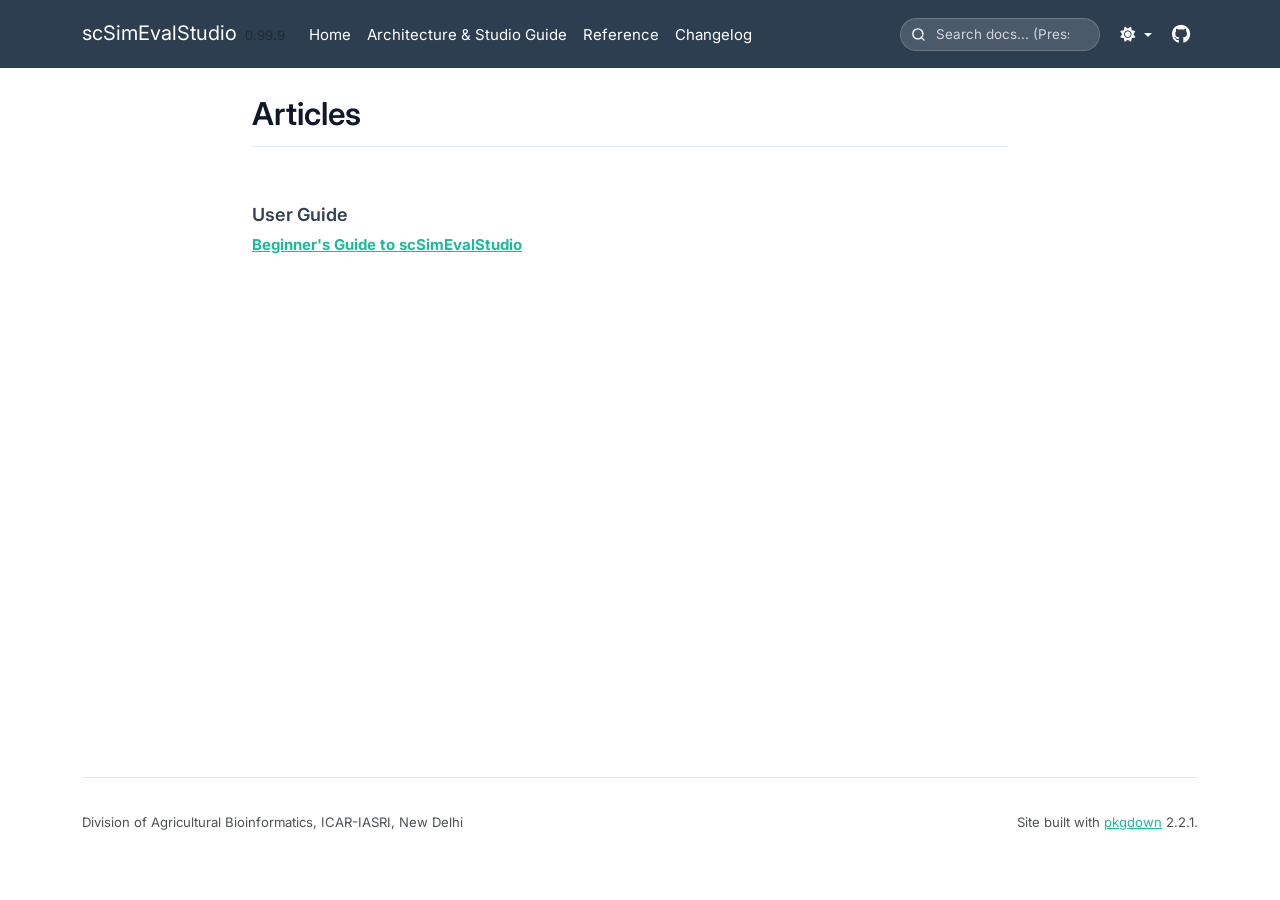
<file: docs/articles/index.html>
<!DOCTYPE html>
<!-- Generated by pkgdown: do not edit by hand --><html lang="en"><head><meta http-equiv="Content-Type" content="text/html; charset=UTF-8"><meta charset="utf-8"><meta http-equiv="X-UA-Compatible" content="IE=edge"><meta name="viewport" content="width=device-width, initial-scale=1, shrink-to-fit=no"><title>Articles • scSimEvalStudio</title><!-- favicons --><link rel="icon" type="image/png" sizes="96x96" href="../favicon-96x96.png"><link rel="icon" type="”image/svg+xml”" href="../favicon.svg"><link rel="apple-touch-icon" sizes="180x180" href="../apple-touch-icon.png"><link rel="icon" sizes="any" href="../favicon.ico"><link rel="manifest" href="../site.webmanifest"><script src="../lightswitch.js"></script><script src="../deps/jquery-3.6.0/jquery-3.6.0.min.js"></script><meta name="viewport" content="width=device-width, initial-scale=1, shrink-to-fit=no"><link href="../deps/bootstrap-5.3.8/bootstrap.min.css" rel="stylesheet"><script src="../deps/bootstrap-5.3.8/bootstrap.bundle.min.js"></script><link href="../deps/font-awesome-6.5.2/css/all.min.css" rel="stylesheet"><link href="../deps/font-awesome-6.5.2/css/v4-shims.min.css" rel="stylesheet"><script src="../deps/headroom-0.11.0/headroom.min.js"></script><script src="../deps/headroom-0.11.0/jQuery.headroom.min.js"></script><script src="../deps/bootstrap-toc-1.0.1/bootstrap-toc.min.js"></script><script src="../deps/clipboard.js-2.0.11/clipboard.min.js"></script><script src="../deps/search-1.0.0/autocomplete.jquery.min.js"></script><script src="../deps/search-1.0.0/fuse.min.js"></script><script src="../deps/search-1.0.0/mark.min.js"></script><!-- pkgdown --><script src="../pkgdown.js"></script><link href="../extra.css" rel="stylesheet"><meta property="og:title" content="Articles"><meta property="og:image" content="https://kabilanbio.github.io/scSimEvalStudio/logo.png"><link rel="preconnect" href="https://fonts.googleapis.com"><link rel="preconnect" href="https://fonts.gstatic.com" crossorigin><link href="https://fonts.googleapis.com/css2?family=Inter:wght@300;400;500;600;700&amp;family=JetBrains+Mono:wght@400;500&amp;display=swap" rel="stylesheet"></head><body>
    <a href="#main" class="visually-hidden-focusable">Skip to contents</a>


    <nav class="navbar navbar-expand-lg fixed-top " aria-label="Site navigation"><div class="container">

    <a class="navbar-brand me-2" href="../index.html">scSimEvalStudio</a>

    <small class="nav-text text-muted me-auto" data-bs-toggle="tooltip" data-bs-placement="bottom" title="">0.99.9</small>


    <button class="navbar-toggler" type="button" data-bs-toggle="collapse" data-bs-target="#navbar" aria-controls="navbar" aria-expanded="false" aria-label="Toggle navigation">
      <span class="navbar-toggler-icon"></span>
    </button>

    <div id="navbar" class="collapse navbar-collapse ms-3">
      <ul class="navbar-nav me-auto"><li class="nav-item"><a class="nav-link" href="../index.html">Home</a></li>
<li class="nav-item"><a class="nav-link" href="../articles/scSimEvalStudio-workflow.html">Architecture &amp; Studio Guide</a></li>
<li class="nav-item"><a class="nav-link" href="../reference/index.html">Reference</a></li>
<li class="nav-item"><a class="nav-link" href="../news/index.html">Changelog</a></li>
      </ul><ul class="navbar-nav"><li class="nav-item"><form class="form-inline" role="search">
 <input class="form-control" type="search" name="search-input" id="search-input" autocomplete="off" aria-label="Search site" placeholder="Search for" data-search-index="../search.json"></form></li>
<li class="nav-item dropdown">
  <button class="nav-link dropdown-toggle" type="button" id="dropdown-lightswitch" data-bs-toggle="dropdown" aria-expanded="false" aria-haspopup="true" aria-label="Light switch"><span class="fa fa-sun"></span></button>
  <ul class="dropdown-menu dropdown-menu-end" aria-labelledby="dropdown-lightswitch"><li><button class="dropdown-item" data-bs-theme-value="light"><span class="fa fa-sun"></span> Light</button></li>
    <li><button class="dropdown-item" data-bs-theme-value="dark"><span class="fa fa-moon"></span> Dark</button></li>
    <li><button class="dropdown-item" data-bs-theme-value="auto"><span class="fa fa-adjust"></span> Auto</button></li>
  </ul></li>
<li class="nav-item"><a class="external-link nav-link" href="https://github.com/kabilanbio/scSimEvalStudio" aria-label="GitHub repository"><span class="fa fa-github fa-lg"></span></a></li>
      </ul></div>


  </div>
</nav><div class="container template-article-index">
<div class="row">
  <main id="main" class="col-md-9"><div class="page-header">
      <img src="../logo.png" class="logo" alt=""><h1>Articles</h1>
    </div>

    <div class="section ">
      <h3>User Guide</h3>
      <div class="section-desc"></div>

      <dl><dt><a href="scSimEvalStudio-workflow.html">Beginner's Guide to scSimEvalStudio</a></dt>
        <dd>
      </dd></dl></div>
  </main></div>


    <footer><div class="pkgdown-footer-left">
  <p>Division of Agricultural Bioinformatics, ICAR-IASRI, New Delhi</p>
</div>

<div class="pkgdown-footer-right">
  <p>Site built with <a href="https://pkgdown.r-lib.org/" class="external-link">pkgdown</a> 2.2.1.</p>
</div>

    </footer></div>



  <script>
document.addEventListener("DOMContentLoaded", function() {
  function safeGetStorage(key) {
    try { return window.localStorage.getItem(key); } catch (e) { return null; }
  }
  function safeSetStorage(key, val) {
    try { window.localStorage.setItem(key, val); } catch (e) {}
  }

  // Hide citation block and its TOC link on authors page if present
  const citationHeader = document.getElementById("citation");
  if (citationHeader && citationHeader.closest(".section")) {
    citationHeader.closest(".section").remove();
  }
  const tocCitationLink = document.querySelector('#toc a[href="#citation"]');
  if (tocCitationLink && tocCitationLink.closest("li")) {
    tocCitationLink.closest("li").remove();
  }
  const authorsH1 = document.querySelector(".template-citation-authors h1");
  if (authorsH1 && authorsH1.textContent.includes("Citation")) {
    authorsH1.textContent = "Authors";
    if (document.title && document.title.includes("Authors and Citation")) {
      document.title = document.title.replace("Authors and Citation", "Authors");
    }
  }
  // Custom search placeholder
  const searchInput = document.getElementById("search-input");
  if (searchInput) {
    searchInput.placeholder = "Search docs... (Press /)";
  }

  // On this page (TOC) Hide / Show Toggle Feature
  const tocNav = document.getElementById("toc");
  if (tocNav) {
    const tocAside = tocNav.closest("aside") || tocNav.closest(".col-md-3");
    const mainEl = document.getElementById("main");
    const tocH2 = tocNav.querySelector("h2");

    if (tocAside && mainEl && tocH2) {
      if (!document.getElementById("btn-hide-toc")) {
        const hideBtn = document.createElement("button");
        hideBtn.id = "btn-hide-toc";
        hideBtn.type = "button";
        hideBtn.className = "btn btn-sm btn-outline-secondary float-end toc-toggle-btn";
        hideBtn.title = "Hide 'On this page' sidebar";
        hideBtn.setAttribute("aria-label", "Hide Table of Contents");
        hideBtn.innerHTML = '<span class="fa fa-angle-right me-1"></span>Hide';
        tocH2.appendChild(hideBtn);

        hideBtn.addEventListener("click", function(e) {
          e.preventDefault();
          setTocState(false);
        });
      }

      let showBtn = document.getElementById("btn-show-toc");
      if (!showBtn) {
        showBtn = document.createElement("button");
        showBtn.id = "btn-show-toc";
        showBtn.type = "button";
        showBtn.className = "btn btn-sm btn-primary toc-floating-show-btn shadow-sm d-none";
        showBtn.title = "Show 'On this page' sidebar";
        showBtn.setAttribute("aria-label", "Show Table of Contents");
        showBtn.innerHTML = '<span class="fa fa-list-ul me-1"></span> On this page';
        document.body.appendChild(showBtn);

        showBtn.addEventListener("click", function(e) {
          e.preventDefault();
          setTocState(true);
        });
      }

      function setTocState(visible) {
        const container = mainEl.closest(".container") || mainEl.closest(".container-fluid") || document.querySelector(".container.template-article") || document.querySelector("body > .container");
        if (visible) {
          document.body.classList.remove("toc-collapsed");
          if (container) container.classList.remove("container-fullwidth");
          tocAside.classList.remove("d-none");
          tocAside.style.display = "";
          mainEl.classList.remove("col-md-12", "main-expanded");
          mainEl.classList.add("col-md-9");
          mainEl.style.width = "";
          mainEl.style.maxWidth = "";
          mainEl.style.flex = "";
          if (showBtn) showBtn.classList.add("d-none");
          safeSetStorage("scSimEval_toc_hidden", "false");
        } else {
          document.body.classList.add("toc-collapsed");
          if (container) container.classList.add("container-fullwidth");
          tocAside.classList.add("d-none");
          tocAside.style.display = "none";
          mainEl.classList.remove("col-md-9");
          mainEl.classList.add("col-md-12", "main-expanded");
          mainEl.style.width = "100%";
          mainEl.style.maxWidth = "100%";
          mainEl.style.flex = "0 0 100%";
          if (showBtn) showBtn.classList.remove("d-none");
          safeSetStorage("scSimEval_toc_hidden", "true");
        }
      }

      if (safeGetStorage("scSimEval_toc_hidden") === "true") {
        setTocState(false);
      }
    }
  }

  /* ===== FULLSCREEN IMAGE VIEWER LIGHTBOX ===== */
  window.scOpenLightbox = function(imgSrc) {
    if (!imgSrc) return;
    var existing = document.getElementById("sc_lightbox_overlay");
    if (existing) existing.remove();

    var overlay = document.createElement("div");
    overlay.id = "sc_lightbox_overlay";
    overlay.className = "sc-lightbox-overlay";

    var closeBtn = document.createElement("button");
    closeBtn.className = "sc-lightbox-close";
    closeBtn.type = "button";
    closeBtn.title = "Close Viewer (Esc)";
    closeBtn.setAttribute("aria-label", "Close Fullscreen Viewer");
    closeBtn.innerHTML = "&times;";

    var canvas = document.createElement("div");
    canvas.className = "sc-lightbox-canvas";

    var img = document.createElement("img");
    img.className = "sc-lightbox-img";
    img.src = imgSrc;
    canvas.appendChild(img);

    var bar = document.createElement("div");
    bar.className = "sc-lightbox-bar";
    bar.innerHTML =
      '<button type="button" id="sc_lb_out" title="Zoom Out (-)"><i class="fa fa-search-minus"></i></button>' +
      '<input type="range" id="sc_lb_slider" min="10" max="600" step="5" value="100">' +
      '<button type="button" id="sc_lb_in" title="Zoom In (+)"><i class="fa fa-search-plus"></i></button>' +
      '<span id="sc_lb_pct" style="font-family:monospace;min-width:48px;text-align:center;font-weight:700;">100%</span>' +
      '<button type="button" id="sc_lb_fit" title="Fit to Window (0)">Fit</button>' +
      '<button type="button" id="sc_lb_100" title="Actual Size (1)">100%</button>' +
      '<span class="d-none d-md-inline" style="font-size:0.74rem;opacity:0.75;margin-left:4px;">Wheel: Zoom • Drag: Pan • Esc: Close</span>';

    overlay.appendChild(closeBtn);
    overlay.appendChild(canvas);
    overlay.appendChild(bar);
    document.body.appendChild(overlay);

    var state = { scale: 1, tx: 0, ty: 0, dragging: false, moved: false, sx: 0, sy: 0, stx: 0, sty: 0 };
    var lbSlider = document.getElementById("sc_lb_slider");
    var lbPct = document.getElementById("sc_lb_pct");

    function applyTransform() {
      img.style.transform = "translate3d(" + state.tx + "px," + state.ty + "px,0) scale(" + state.scale + ")";
      var p = Math.round(state.scale * 100);
      lbPct.innerText = p + "%";
      lbSlider.value = Math.max(10, Math.min(600, p));
    }

    function fitImage() {
      var nw = img.naturalWidth || img.width || 900;
      var nh = img.naturalHeight || img.height || 600;
      var vw = window.innerWidth * 0.90;
      var vh = (window.innerHeight - 90) * 0.92;
      state.scale = Math.max(0.1, Math.min(4, Math.min(vw / nw, vh / nh)));
      state.tx = 0;
      state.ty = 0;
      applyTransform();
    }

    function zoomAt(newScale, clientX, clientY) {
      newScale = Math.max(0.10, Math.min(6.0, newScale));
      var cx = window.innerWidth / 2;
      var cy = window.innerHeight / 2;
      var dx = (typeof clientX === "number") ? (clientX - cx) : 0;
      var dy = (typeof clientY === "number") ? (clientY - cy) : 0;
      var ratio = newScale / state.scale;
      state.tx = dx - (dx - state.tx) * ratio;
      state.ty = dy - (dy - state.ty) * ratio;
      state.scale = newScale;
      applyTransform();
    }

    if (img.complete && img.naturalWidth > 0) fitImage(); else img.onload = fitImage;

    canvas.addEventListener("wheel", function(e) {
      e.preventDefault();
      var mult = e.deltaY < 0 ? 1.12 : (1 / 1.12);
      zoomAt(state.scale * mult, e.clientX, e.clientY);
    }, { passive: false });

    canvas.addEventListener("mousedown", function(e) {
      if (e.button !== 0) return;
      e.preventDefault();
      state.dragging = true;
      state.moved = false;
      state.sx = e.clientX; state.sy = e.clientY;
      state.stx = state.tx; state.sty = state.ty;
      canvas.classList.add("sc-panning");
    });

    function onLbMove(e) {
      if (!state.dragging) return;
      var dx = e.clientX - state.sx;
      var dy = e.clientY - state.sy;
      if (Math.abs(dx) > 4 || Math.abs(dy) > 4) state.moved = true;
      state.tx = state.stx + dx;
      state.ty = state.sty + dy;
      applyTransform();
    }

    function onLbUp() {
      if (!state.dragging) return;
      state.dragging = false;
      canvas.classList.remove("sc-panning");
    }

    window.addEventListener("mousemove", onLbMove);
    window.addEventListener("mouseup", onLbUp);

    canvas.addEventListener("dblclick", function(e) {
      if (Math.abs(state.scale - 2.0) < 0.15) {
        fitImage();
      } else {
        zoomAt(2.0, e.clientX, e.clientY);
      }
    });

    document.getElementById("sc_lb_out").onclick = function() { zoomAt(state.scale / 1.15); };
    document.getElementById("sc_lb_in").onclick = function() { zoomAt(state.scale * 1.15); };
    document.getElementById("sc_lb_fit").onclick = fitImage;
    document.getElementById("sc_lb_100").onclick = function() { state.scale = 1; state.tx = 0; state.ty = 0; applyTransform(); };
    lbSlider.oninput = function() { zoomAt(Number(this.value) / 100); };

    function closeLightbox() {
      window.removeEventListener("mousemove", onLbMove);
      window.removeEventListener("mouseup", onLbUp);
      window.removeEventListener("keydown", onLbKey);
      if (overlay && overlay.parentNode) overlay.remove();
    }

    function onLbKey(e) {
      if (e.key === "Escape") closeLightbox();
      else if (e.key === "+" || e.key === "=") zoomAt(state.scale * 1.15);
      else if (e.key === "-") zoomAt(state.scale / 1.15);
      else if (e.key === "0") fitImage();
      else if (e.key === "1") { state.scale = 1; state.tx = 0; state.ty = 0; applyTransform(); }
    }
    window.addEventListener("keydown", onLbKey);
    closeBtn.onclick = closeLightbox;
    overlay.addEventListener("click", function(e) {
      if (state.moved) {
        state.moved = false;
        return;
      }
      if (e.target === overlay || e.target === canvas) closeLightbox();
    });
  };

  /* ===== IN-ARTICLE FIGURE ZOOM & PAN COMPONENT ===== */
  function initDocPlotZoom() {
    var images = document.querySelectorAll(
      "#main .figure img, #main figure img, #main img.r-plt, #main p > img:not(.logo), .template-article .figure img, .template-article figure img"
    );
    images.forEach(function(img, idx) {
      if (img.closest(".sc-doc-zoom-wrapper")) return;
      if (img.classList.contains("logo") || (img.src && (img.src.indexOf("shields.io") !== -1 || img.src.indexOf("badge") !== -1))) return;
      if (img.naturalWidth > 0 && img.naturalWidth < 120) return;

      var id = "doc_zoom_" + idx;
      var wrapper = document.createElement("div");
      wrapper.className = "sc-doc-zoom-wrapper";
      wrapper.id = "wrap_" + id;

      var toolbar = document.createElement("div");
      toolbar.className = "sc-doc-zoom-toolbar";
      toolbar.innerHTML =
        '<span class="d-none d-md-inline-flex align-items-center gap-1 sc-doc-zoom-hint">' +
          '<i class="fa fa-hand text-secondary"></i>' +
          '<span>Drag to pan • Ctrl+Wheel or Slider to zoom</span>' +
        '</span>' +
        '<div class="d-flex align-items-center flex-wrap gap-1 ms-auto">' +
          '<button type="button" class="btn btn-outline-secondary btn-sm py-0 px-2 sc-btn-out" title="Zoom Out (-10%)"><i class="fa fa-search-minus"></i></button>' +
          '<input type="range" class="sc-zoom-slider" min="25" max="400" step="5" value="100" title="Slide to Zoom (25% - 400%)">' +
          '<button type="button" class="btn btn-outline-secondary btn-sm py-0 px-2 sc-btn-in" title="Zoom In (+10%)"><i class="fa fa-search-plus"></i></button>' +
          '<span class="badge bg-white text-dark border px-2 py-1 ms-1 sc-doc-zoom-badge">100%</span>' +
          '<button type="button" class="btn btn-outline-secondary btn-sm py-0 px-2 ms-1 sc-btn-fit" title="Fit Plot to Viewport"><i class="fa fa-compress"></i> Fit</button>' +
          '<button type="button" class="btn btn-outline-primary btn-sm py-0 px-2 sc-btn-reset" title="Reset to 100% Actual View">100%</button>' +
          '<button type="button" class="btn btn-primary btn-sm py-0 px-2 ms-1 sc-btn-full" title="Open Fullscreen Image Viewer"><i class="fa fa-expand"></i> Full View</button>' +
        '</div>';

      var container = document.createElement("div");
      container.className = "sc-doc-zoom-container";
      container.id = "container_" + id;

      var stage = document.createElement("div");
      stage.className = "sc-doc-zoom-stage";
      stage.id = "stage_" + id;

      var target = document.createElement("div");
      target.className = "sc-doc-zoom-target";
      target.id = "target_" + id;

      img.parentNode.insertBefore(wrapper, img);
      target.appendChild(img);
      stage.appendChild(target);
      container.appendChild(stage);
      wrapper.appendChild(toolbar);
      wrapper.appendChild(container);

      var curZoom = 100;
      var slider = toolbar.querySelector(".sc-zoom-slider");
      var badge = toolbar.querySelector(".sc-doc-zoom-badge");
      var btnOut = toolbar.querySelector(".sc-btn-out");
      var btnIn = toolbar.querySelector(".sc-btn-in");
      var btnFit = toolbar.querySelector(".sc-btn-fit");
      var btnReset = toolbar.querySelector(".sc-btn-reset");
      var btnFull = toolbar.querySelector(".sc-btn-full");

      function syncPannable() {
        if (container.scrollWidth > container.clientWidth + 2 || container.scrollHeight > container.clientHeight + 2 || curZoom > 100) {
          container.classList.add("sc-pannable");
        } else {
          container.classList.remove("sc-pannable");
        }
      }

      if (img.complete && img.naturalWidth > 0) syncPannable(); else img.addEventListener("load", syncPannable);

      function setZoom(next, anchorX, anchorY) {
        next = Math.max(25, Math.min(400, Math.round(next)));
        var prev = curZoom;
        curZoom = next;
        slider.value = next;
        badge.innerText = next + "%";

        if (next === 100) {
          target.style.transform = "";
          target.style.position = "relative";
          target.style.top = "";
          target.style.left = "";
          target.style.width = "100%";
          target.style.height = "";
          stage.style.width = "100%";
          stage.style.height = "";
          stage.style.overflow = "visible";
          delete target.dataset.baseW;
          delete target.dataset.baseH;
          syncPannable();
          return;
        }

        if (prev === 100 || !target.dataset.baseW) {
          var bw = img.offsetWidth || 800;
          var bh = img.offsetHeight || 500;
          if (bw > 40 && bh > 40) {
            target.dataset.baseW = String(bw);
            target.dataset.baseH = String(bh);
          }
        }

        var baseW = Number(target.dataset.baseW) || 800;
        var baseH = Number(target.dataset.baseH) || 500;
        var prevFactor = prev / 100;
        var factor = next / 100;

        var rect = container.getBoundingClientRect();
        var relX = (typeof anchorX === "number") ? (anchorX - rect.left) : (container.clientWidth / 2);
        var relY = (typeof anchorY === "number") ? (anchorY - rect.top) : (container.clientHeight / 2);
        var contentX = (container.scrollLeft + relX) / (prevFactor || 1);
        var contentY = (container.scrollTop + relY) / (prevFactor || 1);

        stage.style.width = Math.round(baseW * factor) + "px";
        stage.style.height = Math.round(baseH * factor) + "px";
        stage.style.overflow = "hidden";

        target.style.position = "absolute";
        target.style.top = "0px";
        target.style.left = "0px";
        target.style.width = baseW + "px";
        target.style.height = baseH + "px";
        target.style.transformOrigin = "0 0";
        target.style.transform = "scale(" + factor + ")";

        container.scrollLeft = Math.max(0, Math.round(contentX * factor - relX));
        container.scrollTop = Math.max(0, Math.round(contentY * factor - relY));

        syncPannable();
      }

      slider.addEventListener("input", function() { setZoom(Number(this.value)); });
      btnOut.addEventListener("click", function() { setZoom(curZoom - 10); });
      btnIn.addEventListener("click", function() { setZoom(curZoom + 10); });
      btnReset.addEventListener("click", function() {
        setZoom(100);
        container.scrollLeft = 0;
        container.scrollTop = 0;
      });
      btnFit.addEventListener("click", function() {
        setZoom(100);
        var bw = img.offsetWidth || 800;
        var bh = img.offsetHeight || 500;
        var availW = Math.max(120, container.clientWidth - 20);
        var availH = Math.max(120, container.clientHeight - 20);
        var fitScale = Math.min(availW / bw, availH / bh);
        var fitPct = Math.max(25, Math.min(100, Math.floor(fitScale * 100)));
        setZoom(fitPct);
      });
      btnFull.addEventListener("click", function() {
        window.scOpenLightbox(img.src);
      });

      img.addEventListener("dblclick", function(e) {
        if (curZoom > 100) {
          setZoom(100);
        } else {
          setZoom(175, e.clientX, e.clientY);
        }
      });

      container.addEventListener("wheel", function(e) {
        if (!e.ctrlKey) return;
        e.preventDefault();
        var delta = e.deltaY < 0 ? 15 : -15;
        setZoom(curZoom + delta, e.clientX, e.clientY);
      }, { passive: false });

      var isDragging = false;
      var startX = 0, startY = 0, startSL = 0, startST = 0;
      container.addEventListener("mousedown", function(e) {
        if (e.button !== 0) return;
        if (container.scrollWidth <= container.clientWidth && container.scrollHeight <= container.clientHeight && curZoom <= 100) return;
        e.preventDefault();
        isDragging = true;
        container.classList.add("sc-panning");
        startX = e.clientX;
        startY = e.clientY;
        startSL = container.scrollLeft;
        startST = container.scrollTop;
      });

      window.addEventListener("mousemove", function(e) {
        if (!isDragging) return;
        e.preventDefault();
        container.scrollLeft = startSL - (e.clientX - startX);
        container.scrollTop = startST - (e.clientY - startY);
      });

      window.addEventListener("mouseup", function() {
        if (isDragging) {
          isDragging = false;
          container.classList.remove("sc-panning");
        }
      });
    });
  }
  initDocPlotZoom();
});
</script></body></html>
</file>
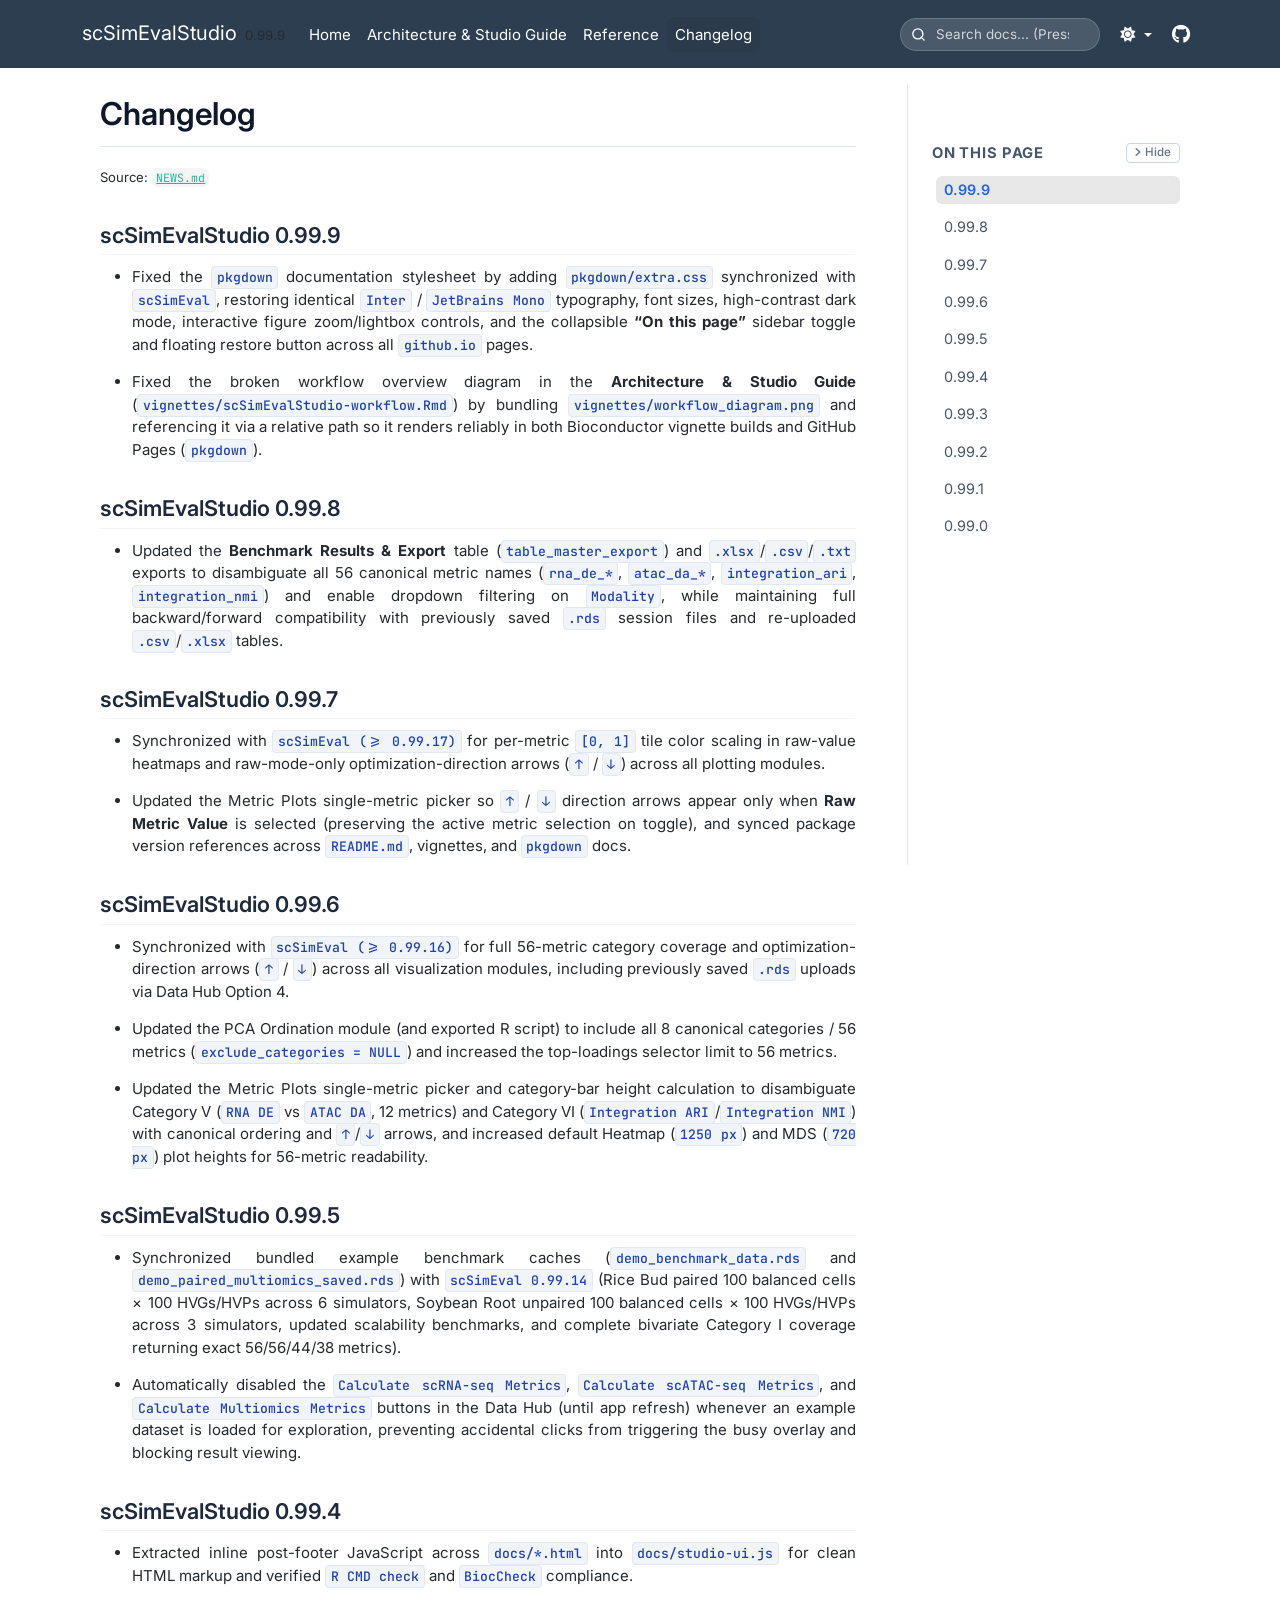
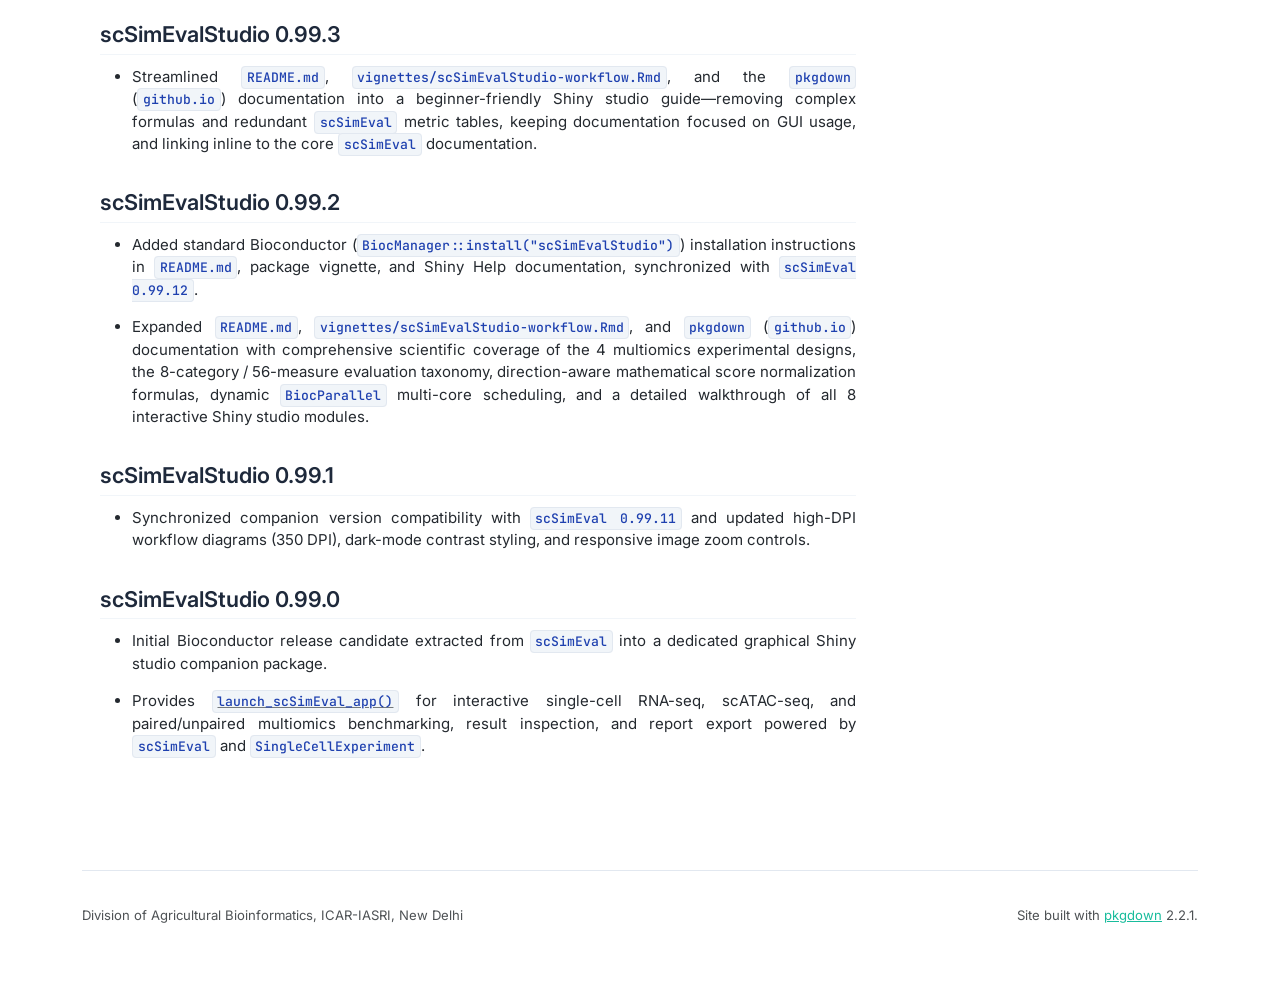
<file: docs/news/index.html>
<!DOCTYPE html>
<!-- Generated by pkgdown: do not edit by hand --><html lang="en"><head><meta http-equiv="Content-Type" content="text/html; charset=UTF-8"><meta charset="utf-8"><meta http-equiv="X-UA-Compatible" content="IE=edge"><meta name="viewport" content="width=device-width, initial-scale=1, shrink-to-fit=no"><title>Changelog • scSimEvalStudio</title><!-- favicons --><link rel="icon" type="image/png" sizes="96x96" href="../favicon-96x96.png"><link rel="icon" type="”image/svg+xml”" href="../favicon.svg"><link rel="apple-touch-icon" sizes="180x180" href="../apple-touch-icon.png"><link rel="icon" sizes="any" href="../favicon.ico"><link rel="manifest" href="../site.webmanifest"><script src="../lightswitch.js"></script><script src="../deps/jquery-3.6.0/jquery-3.6.0.min.js"></script><meta name="viewport" content="width=device-width, initial-scale=1, shrink-to-fit=no"><link href="../deps/bootstrap-5.3.8/bootstrap.min.css" rel="stylesheet"><script src="../deps/bootstrap-5.3.8/bootstrap.bundle.min.js"></script><link href="../deps/font-awesome-6.5.2/css/all.min.css" rel="stylesheet"><link href="../deps/font-awesome-6.5.2/css/v4-shims.min.css" rel="stylesheet"><script src="../deps/headroom-0.11.0/headroom.min.js"></script><script src="../deps/headroom-0.11.0/jQuery.headroom.min.js"></script><script src="../deps/bootstrap-toc-1.0.1/bootstrap-toc.min.js"></script><script src="../deps/clipboard.js-2.0.11/clipboard.min.js"></script><script src="../deps/search-1.0.0/autocomplete.jquery.min.js"></script><script src="../deps/search-1.0.0/fuse.min.js"></script><script src="../deps/search-1.0.0/mark.min.js"></script><!-- pkgdown --><script src="../pkgdown.js"></script><link href="../extra.css" rel="stylesheet"><meta property="og:title" content="Changelog"><meta property="og:image" content="https://kabilanbio.github.io/scSimEvalStudio/logo.png"><link rel="preconnect" href="https://fonts.googleapis.com"><link rel="preconnect" href="https://fonts.gstatic.com" crossorigin><link href="https://fonts.googleapis.com/css2?family=Inter:wght@300;400;500;600;700&amp;family=JetBrains+Mono:wght@400;500&amp;display=swap" rel="stylesheet"></head><body>
    <a href="#main" class="visually-hidden-focusable">Skip to contents</a>


    <nav class="navbar navbar-expand-lg fixed-top " aria-label="Site navigation"><div class="container">

    <a class="navbar-brand me-2" href="../index.html">scSimEvalStudio</a>

    <small class="nav-text text-muted me-auto" data-bs-toggle="tooltip" data-bs-placement="bottom" title="">0.99.9</small>


    <button class="navbar-toggler" type="button" data-bs-toggle="collapse" data-bs-target="#navbar" aria-controls="navbar" aria-expanded="false" aria-label="Toggle navigation">
      <span class="navbar-toggler-icon"></span>
    </button>

    <div id="navbar" class="collapse navbar-collapse ms-3">
      <ul class="navbar-nav me-auto"><li class="nav-item"><a class="nav-link" href="../index.html">Home</a></li>
<li class="nav-item"><a class="nav-link" href="../articles/scSimEvalStudio-workflow.html">Architecture &amp; Studio Guide</a></li>
<li class="nav-item"><a class="nav-link" href="../reference/index.html">Reference</a></li>
<li class="active nav-item"><a class="nav-link" href="../news/index.html">Changelog</a></li>
      </ul><ul class="navbar-nav"><li class="nav-item"><form class="form-inline" role="search">
 <input class="form-control" type="search" name="search-input" id="search-input" autocomplete="off" aria-label="Search site" placeholder="Search for" data-search-index="../search.json"></form></li>
<li class="nav-item dropdown">
  <button class="nav-link dropdown-toggle" type="button" id="dropdown-lightswitch" data-bs-toggle="dropdown" aria-expanded="false" aria-haspopup="true" aria-label="Light switch"><span class="fa fa-sun"></span></button>
  <ul class="dropdown-menu dropdown-menu-end" aria-labelledby="dropdown-lightswitch"><li><button class="dropdown-item" data-bs-theme-value="light"><span class="fa fa-sun"></span> Light</button></li>
    <li><button class="dropdown-item" data-bs-theme-value="dark"><span class="fa fa-moon"></span> Dark</button></li>
    <li><button class="dropdown-item" data-bs-theme-value="auto"><span class="fa fa-adjust"></span> Auto</button></li>
  </ul></li>
<li class="nav-item"><a class="external-link nav-link" href="https://github.com/kabilanbio/scSimEvalStudio" aria-label="GitHub repository"><span class="fa fa-github fa-lg"></span></a></li>
      </ul></div>


  </div>
</nav><div class="container template-news">
<div class="row">
  <main id="main" class="col-md-9"><div class="page-header">
      <img src="../logo.png" class="logo" alt=""><h1>Changelog</h1>
      <small>Source: <a href="https://github.com/kabilanbio/scSimEvalStudio/blob/HEAD/NEWS.md" class="external-link"><code>NEWS.md</code></a></small>
    </div>

    <div class="section level2">
<h2 class="pkg-version" data-toc-text="0.99.9" id="scsimevalstudio-0999">scSimEvalStudio 0.99.9<a class="anchor" aria-label="anchor" href="#scsimevalstudio-0999"></a></h2>
<ul><li>Fixed the <code>pkgdown</code> documentation stylesheet by adding <code>pkgdown/extra.css</code> synchronized with <code>scSimEval</code>, restoring identical <code>Inter</code> / <code>JetBrains Mono</code> typography, font sizes, high-contrast dark mode, interactive figure zoom/lightbox controls, and the collapsible <strong>“On this page”</strong> sidebar toggle and floating restore button across all <code>github.io</code> pages.</li>
<li>Fixed the broken workflow overview diagram in the <strong>Architecture &amp; Studio Guide</strong> (<code>vignettes/scSimEvalStudio-workflow.Rmd</code>) by bundling <code>vignettes/workflow_diagram.png</code> and referencing it via a relative path so it renders reliably in both Bioconductor vignette builds and GitHub Pages (<code>pkgdown</code>).</li>
</ul></div>
    <div class="section level2">
<h2 class="pkg-version" data-toc-text="0.99.8" id="scsimevalstudio-0998">scSimEvalStudio 0.99.8<a class="anchor" aria-label="anchor" href="#scsimevalstudio-0998"></a></h2>
<ul><li>Updated the <strong>Benchmark Results &amp; Export</strong> table (<code>table_master_export</code>) and <code>.xlsx</code>/<code>.csv</code>/<code>.txt</code> exports to disambiguate all 56 canonical metric names (<code>rna_de_*</code>, <code>atac_da_*</code>, <code>integration_ari</code>, <code>integration_nmi</code>) and enable dropdown filtering on <code>Modality</code>, while maintaining full backward/forward compatibility with previously saved <code>.rds</code> session files and re-uploaded <code>.csv</code>/<code>.xlsx</code> tables.</li>
</ul></div>
    <div class="section level2">
<h2 class="pkg-version" data-toc-text="0.99.7" id="scsimevalstudio-0997">scSimEvalStudio 0.99.7<a class="anchor" aria-label="anchor" href="#scsimevalstudio-0997"></a></h2>
<ul><li>Synchronized with <code>scSimEval (&gt;= 0.99.17)</code> for per-metric <code>[0, 1]</code> tile color scaling in raw-value heatmaps and raw-mode-only optimization-direction arrows (<code>↑</code> / <code>↓</code>) across all plotting modules.</li>
<li>Updated the Metric Plots single-metric picker so <code>↑</code> / <code>↓</code> direction arrows appear only when <strong>Raw Metric Value</strong> is selected (preserving the active metric selection on toggle), and synced package version references across <code>README.md</code>, vignettes, and <code>pkgdown</code> docs.</li>
</ul></div>
    <div class="section level2">
<h2 class="pkg-version" data-toc-text="0.99.6" id="scsimevalstudio-0996">scSimEvalStudio 0.99.6<a class="anchor" aria-label="anchor" href="#scsimevalstudio-0996"></a></h2>
<ul><li>Synchronized with <code>scSimEval (&gt;= 0.99.16)</code> for full 56-metric category coverage and optimization-direction arrows (<code>↑</code> / <code>↓</code>) across all visualization modules, including previously saved <code>.rds</code> uploads via Data Hub Option 4.</li>
<li>Updated the PCA Ordination module (and exported R script) to include all 8 canonical categories / 56 metrics (<code>exclude_categories = NULL</code>) and increased the top-loadings selector limit to 56 metrics.</li>
<li>Updated the Metric Plots single-metric picker and category-bar height calculation to disambiguate Category V (<code>RNA DE</code> vs <code>ATAC DA</code>, 12 metrics) and Category VI (<code>Integration ARI</code>/<code>Integration NMI</code>) with canonical ordering and <code>↑</code>/<code>↓</code> arrows, and increased default Heatmap (<code>1250 px</code>) and MDS (<code>720 px</code>) plot heights for 56-metric readability.</li>
</ul></div>
    <div class="section level2">
<h2 class="pkg-version" data-toc-text="0.99.5" id="scsimevalstudio-0995">scSimEvalStudio 0.99.5<a class="anchor" aria-label="anchor" href="#scsimevalstudio-0995"></a></h2>
<ul><li>Synchronized bundled example benchmark caches (<code>demo_benchmark_data.rds</code> and <code>demo_paired_multiomics_saved.rds</code>) with <code>scSimEval 0.99.14</code> (Rice Bud paired 100 balanced cells × 100 HVGs/HVPs across 6 simulators, Soybean Root unpaired 100 balanced cells × 100 HVGs/HVPs across 3 simulators, updated scalability benchmarks, and complete bivariate Category I coverage returning exact 56/56/44/38 metrics).</li>
<li>Automatically disabled the <code>Calculate scRNA-seq Metrics</code>, <code>Calculate scATAC-seq Metrics</code>, and <code>Calculate Multiomics Metrics</code> buttons in the Data Hub (until app refresh) whenever an example dataset is loaded for exploration, preventing accidental clicks from triggering the busy overlay and blocking result viewing.</li>
</ul></div>
    <div class="section level2">
<h2 class="pkg-version" data-toc-text="0.99.4" id="scsimevalstudio-0994">scSimEvalStudio 0.99.4<a class="anchor" aria-label="anchor" href="#scsimevalstudio-0994"></a></h2>
<ul><li>Extracted inline post-footer JavaScript across <code>docs/*.html</code> into <code>docs/studio-ui.js</code> for clean HTML markup and verified <code>R CMD check</code> and <code>BiocCheck</code> compliance.</li>
</ul></div>
    <div class="section level2">
<h2 class="pkg-version" data-toc-text="0.99.3" id="scsimevalstudio-0993">scSimEvalStudio 0.99.3<a class="anchor" aria-label="anchor" href="#scsimevalstudio-0993"></a></h2>
<ul><li>Streamlined <code>README.md</code>, <code>vignettes/scSimEvalStudio-workflow.Rmd</code>, and the <code>pkgdown</code> (<code>github.io</code>) documentation into a beginner-friendly Shiny studio guide—removing complex formulas and redundant <code>scSimEval</code> metric tables, keeping documentation focused on GUI usage, and linking inline to the core <code>scSimEval</code> documentation.</li>
</ul></div>
    <div class="section level2">
<h2 class="pkg-version" data-toc-text="0.99.2" id="scsimevalstudio-0992">scSimEvalStudio 0.99.2<a class="anchor" aria-label="anchor" href="#scsimevalstudio-0992"></a></h2>
<ul><li>Added standard Bioconductor (<code>BiocManager::install("scSimEvalStudio")</code>) installation instructions in <code>README.md</code>, package vignette, and Shiny Help documentation, synchronized with <code>scSimEval 0.99.12</code>.</li>
<li>Expanded <code>README.md</code>, <code>vignettes/scSimEvalStudio-workflow.Rmd</code>, and <code>pkgdown</code> (<code>github.io</code>) documentation with comprehensive scientific coverage of the 4 multiomics experimental designs, the 8-category / 56-measure evaluation taxonomy, direction-aware mathematical score normalization formulas, dynamic <code>BiocParallel</code> multi-core scheduling, and a detailed walkthrough of all 8 interactive Shiny studio modules.</li>
</ul></div>
    <div class="section level2">
<h2 class="pkg-version" data-toc-text="0.99.1" id="scsimevalstudio-0991">scSimEvalStudio 0.99.1<a class="anchor" aria-label="anchor" href="#scsimevalstudio-0991"></a></h2>
<ul><li>Synchronized companion version compatibility with <code>scSimEval 0.99.11</code> and updated high-DPI workflow diagrams (350 DPI), dark-mode contrast styling, and responsive image zoom controls.</li>
</ul></div>
    <div class="section level2">
<h2 class="pkg-version" data-toc-text="0.99.0" id="scsimevalstudio-0990">scSimEvalStudio 0.99.0<a class="anchor" aria-label="anchor" href="#scsimevalstudio-0990"></a></h2>
<ul><li>Initial Bioconductor release candidate extracted from <code>scSimEval</code> into a dedicated graphical Shiny studio companion package.</li>
<li>Provides <code><a href="../reference/launch_scSimEval_app.html">launch_scSimEval_app()</a></code> for interactive single-cell RNA-seq, scATAC-seq, and paired/unpaired multiomics benchmarking, result inspection, and report export powered by <code>scSimEval</code> and <code>SingleCellExperiment</code>.</li>
</ul></div>
  </main><aside class="col-md-3"><nav id="toc" aria-label="Table of contents"><h2>On this page</h2>
    </nav></aside></div>


    <footer><div class="pkgdown-footer-left">
  <p>Division of Agricultural Bioinformatics, ICAR-IASRI, New Delhi</p>
</div>

<div class="pkgdown-footer-right">
  <p>Site built with <a href="https://pkgdown.r-lib.org/" class="external-link">pkgdown</a> 2.2.1.</p>
</div>

    </footer></div>



  <script>
document.addEventListener("DOMContentLoaded", function() {
  function safeGetStorage(key) {
    try { return window.localStorage.getItem(key); } catch (e) { return null; }
  }
  function safeSetStorage(key, val) {
    try { window.localStorage.setItem(key, val); } catch (e) {}
  }

  // Hide citation block and its TOC link on authors page if present
  const citationHeader = document.getElementById("citation");
  if (citationHeader && citationHeader.closest(".section")) {
    citationHeader.closest(".section").remove();
  }
  const tocCitationLink = document.querySelector('#toc a[href="#citation"]');
  if (tocCitationLink && tocCitationLink.closest("li")) {
    tocCitationLink.closest("li").remove();
  }
  const authorsH1 = document.querySelector(".template-citation-authors h1");
  if (authorsH1 && authorsH1.textContent.includes("Citation")) {
    authorsH1.textContent = "Authors";
    if (document.title && document.title.includes("Authors and Citation")) {
      document.title = document.title.replace("Authors and Citation", "Authors");
    }
  }
  // Custom search placeholder
  const searchInput = document.getElementById("search-input");
  if (searchInput) {
    searchInput.placeholder = "Search docs... (Press /)";
  }

  // On this page (TOC) Hide / Show Toggle Feature
  const tocNav = document.getElementById("toc");
  if (tocNav) {
    const tocAside = tocNav.closest("aside") || tocNav.closest(".col-md-3");
    const mainEl = document.getElementById("main");
    const tocH2 = tocNav.querySelector("h2");

    if (tocAside && mainEl && tocH2) {
      if (!document.getElementById("btn-hide-toc")) {
        const hideBtn = document.createElement("button");
        hideBtn.id = "btn-hide-toc";
        hideBtn.type = "button";
        hideBtn.className = "btn btn-sm btn-outline-secondary float-end toc-toggle-btn";
        hideBtn.title = "Hide 'On this page' sidebar";
        hideBtn.setAttribute("aria-label", "Hide Table of Contents");
        hideBtn.innerHTML = '<span class="fa fa-angle-right me-1"></span>Hide';
        tocH2.appendChild(hideBtn);

        hideBtn.addEventListener("click", function(e) {
          e.preventDefault();
          setTocState(false);
        });
      }

      let showBtn = document.getElementById("btn-show-toc");
      if (!showBtn) {
        showBtn = document.createElement("button");
        showBtn.id = "btn-show-toc";
        showBtn.type = "button";
        showBtn.className = "btn btn-sm btn-primary toc-floating-show-btn shadow-sm d-none";
        showBtn.title = "Show 'On this page' sidebar";
        showBtn.setAttribute("aria-label", "Show Table of Contents");
        showBtn.innerHTML = '<span class="fa fa-list-ul me-1"></span> On this page';
        document.body.appendChild(showBtn);

        showBtn.addEventListener("click", function(e) {
          e.preventDefault();
          setTocState(true);
        });
      }

      function setTocState(visible) {
        const container = mainEl.closest(".container") || mainEl.closest(".container-fluid") || document.querySelector(".container.template-article") || document.querySelector("body > .container");
        if (visible) {
          document.body.classList.remove("toc-collapsed");
          if (container) container.classList.remove("container-fullwidth");
          tocAside.classList.remove("d-none");
          tocAside.style.display = "";
          mainEl.classList.remove("col-md-12", "main-expanded");
          mainEl.classList.add("col-md-9");
          mainEl.style.width = "";
          mainEl.style.maxWidth = "";
          mainEl.style.flex = "";
          if (showBtn) showBtn.classList.add("d-none");
          safeSetStorage("scSimEval_toc_hidden", "false");
        } else {
          document.body.classList.add("toc-collapsed");
          if (container) container.classList.add("container-fullwidth");
          tocAside.classList.add("d-none");
          tocAside.style.display = "none";
          mainEl.classList.remove("col-md-9");
          mainEl.classList.add("col-md-12", "main-expanded");
          mainEl.style.width = "100%";
          mainEl.style.maxWidth = "100%";
          mainEl.style.flex = "0 0 100%";
          if (showBtn) showBtn.classList.remove("d-none");
          safeSetStorage("scSimEval_toc_hidden", "true");
        }
      }

      if (safeGetStorage("scSimEval_toc_hidden") === "true") {
        setTocState(false);
      }
    }
  }

  /* ===== FULLSCREEN IMAGE VIEWER LIGHTBOX ===== */
  window.scOpenLightbox = function(imgSrc) {
    if (!imgSrc) return;
    var existing = document.getElementById("sc_lightbox_overlay");
    if (existing) existing.remove();

    var overlay = document.createElement("div");
    overlay.id = "sc_lightbox_overlay";
    overlay.className = "sc-lightbox-overlay";

    var closeBtn = document.createElement("button");
    closeBtn.className = "sc-lightbox-close";
    closeBtn.type = "button";
    closeBtn.title = "Close Viewer (Esc)";
    closeBtn.setAttribute("aria-label", "Close Fullscreen Viewer");
    closeBtn.innerHTML = "&times;";

    var canvas = document.createElement("div");
    canvas.className = "sc-lightbox-canvas";

    var img = document.createElement("img");
    img.className = "sc-lightbox-img";
    img.src = imgSrc;
    canvas.appendChild(img);

    var bar = document.createElement("div");
    bar.className = "sc-lightbox-bar";
    bar.innerHTML =
      '<button type="button" id="sc_lb_out" title="Zoom Out (-)"><i class="fa fa-search-minus"></i></button>' +
      '<input type="range" id="sc_lb_slider" min="10" max="600" step="5" value="100">' +
      '<button type="button" id="sc_lb_in" title="Zoom In (+)"><i class="fa fa-search-plus"></i></button>' +
      '<span id="sc_lb_pct" style="font-family:monospace;min-width:48px;text-align:center;font-weight:700;">100%</span>' +
      '<button type="button" id="sc_lb_fit" title="Fit to Window (0)">Fit</button>' +
      '<button type="button" id="sc_lb_100" title="Actual Size (1)">100%</button>' +
      '<span class="d-none d-md-inline" style="font-size:0.74rem;opacity:0.75;margin-left:4px;">Wheel: Zoom • Drag: Pan • Esc: Close</span>';

    overlay.appendChild(closeBtn);
    overlay.appendChild(canvas);
    overlay.appendChild(bar);
    document.body.appendChild(overlay);

    var state = { scale: 1, tx: 0, ty: 0, dragging: false, moved: false, sx: 0, sy: 0, stx: 0, sty: 0 };
    var lbSlider = document.getElementById("sc_lb_slider");
    var lbPct = document.getElementById("sc_lb_pct");

    function applyTransform() {
      img.style.transform = "translate3d(" + state.tx + "px," + state.ty + "px,0) scale(" + state.scale + ")";
      var p = Math.round(state.scale * 100);
      lbPct.innerText = p + "%";
      lbSlider.value = Math.max(10, Math.min(600, p));
    }

    function fitImage() {
      var nw = img.naturalWidth || img.width || 900;
      var nh = img.naturalHeight || img.height || 600;
      var vw = window.innerWidth * 0.90;
      var vh = (window.innerHeight - 90) * 0.92;
      state.scale = Math.max(0.1, Math.min(4, Math.min(vw / nw, vh / nh)));
      state.tx = 0;
      state.ty = 0;
      applyTransform();
    }

    function zoomAt(newScale, clientX, clientY) {
      newScale = Math.max(0.10, Math.min(6.0, newScale));
      var cx = window.innerWidth / 2;
      var cy = window.innerHeight / 2;
      var dx = (typeof clientX === "number") ? (clientX - cx) : 0;
      var dy = (typeof clientY === "number") ? (clientY - cy) : 0;
      var ratio = newScale / state.scale;
      state.tx = dx - (dx - state.tx) * ratio;
      state.ty = dy - (dy - state.ty) * ratio;
      state.scale = newScale;
      applyTransform();
    }

    if (img.complete && img.naturalWidth > 0) fitImage(); else img.onload = fitImage;

    canvas.addEventListener("wheel", function(e) {
      e.preventDefault();
      var mult = e.deltaY < 0 ? 1.12 : (1 / 1.12);
      zoomAt(state.scale * mult, e.clientX, e.clientY);
    }, { passive: false });

    canvas.addEventListener("mousedown", function(e) {
      if (e.button !== 0) return;
      e.preventDefault();
      state.dragging = true;
      state.moved = false;
      state.sx = e.clientX; state.sy = e.clientY;
      state.stx = state.tx; state.sty = state.ty;
      canvas.classList.add("sc-panning");
    });

    function onLbMove(e) {
      if (!state.dragging) return;
      var dx = e.clientX - state.sx;
      var dy = e.clientY - state.sy;
      if (Math.abs(dx) > 4 || Math.abs(dy) > 4) state.moved = true;
      state.tx = state.stx + dx;
      state.ty = state.sty + dy;
      applyTransform();
    }

    function onLbUp() {
      if (!state.dragging) return;
      state.dragging = false;
      canvas.classList.remove("sc-panning");
    }

    window.addEventListener("mousemove", onLbMove);
    window.addEventListener("mouseup", onLbUp);

    canvas.addEventListener("dblclick", function(e) {
      if (Math.abs(state.scale - 2.0) < 0.15) {
        fitImage();
      } else {
        zoomAt(2.0, e.clientX, e.clientY);
      }
    });

    document.getElementById("sc_lb_out").onclick = function() { zoomAt(state.scale / 1.15); };
    document.getElementById("sc_lb_in").onclick = function() { zoomAt(state.scale * 1.15); };
    document.getElementById("sc_lb_fit").onclick = fitImage;
    document.getElementById("sc_lb_100").onclick = function() { state.scale = 1; state.tx = 0; state.ty = 0; applyTransform(); };
    lbSlider.oninput = function() { zoomAt(Number(this.value) / 100); };

    function closeLightbox() {
      window.removeEventListener("mousemove", onLbMove);
      window.removeEventListener("mouseup", onLbUp);
      window.removeEventListener("keydown", onLbKey);
      if (overlay && overlay.parentNode) overlay.remove();
    }

    function onLbKey(e) {
      if (e.key === "Escape") closeLightbox();
      else if (e.key === "+" || e.key === "=") zoomAt(state.scale * 1.15);
      else if (e.key === "-") zoomAt(state.scale / 1.15);
      else if (e.key === "0") fitImage();
      else if (e.key === "1") { state.scale = 1; state.tx = 0; state.ty = 0; applyTransform(); }
    }
    window.addEventListener("keydown", onLbKey);
    closeBtn.onclick = closeLightbox;
    overlay.addEventListener("click", function(e) {
      if (state.moved) {
        state.moved = false;
        return;
      }
      if (e.target === overlay || e.target === canvas) closeLightbox();
    });
  };

  /* ===== IN-ARTICLE FIGURE ZOOM & PAN COMPONENT ===== */
  function initDocPlotZoom() {
    var images = document.querySelectorAll(
      "#main .figure img, #main figure img, #main img.r-plt, #main p > img:not(.logo), .template-article .figure img, .template-article figure img"
    );
    images.forEach(function(img, idx) {
      if (img.closest(".sc-doc-zoom-wrapper")) return;
      if (img.classList.contains("logo") || (img.src && (img.src.indexOf("shields.io") !== -1 || img.src.indexOf("badge") !== -1))) return;
      if (img.naturalWidth > 0 && img.naturalWidth < 120) return;

      var id = "doc_zoom_" + idx;
      var wrapper = document.createElement("div");
      wrapper.className = "sc-doc-zoom-wrapper";
      wrapper.id = "wrap_" + id;

      var toolbar = document.createElement("div");
      toolbar.className = "sc-doc-zoom-toolbar";
      toolbar.innerHTML =
        '<span class="d-none d-md-inline-flex align-items-center gap-1 sc-doc-zoom-hint">' +
          '<i class="fa fa-hand text-secondary"></i>' +
          '<span>Drag to pan • Ctrl+Wheel or Slider to zoom</span>' +
        '</span>' +
        '<div class="d-flex align-items-center flex-wrap gap-1 ms-auto">' +
          '<button type="button" class="btn btn-outline-secondary btn-sm py-0 px-2 sc-btn-out" title="Zoom Out (-10%)"><i class="fa fa-search-minus"></i></button>' +
          '<input type="range" class="sc-zoom-slider" min="25" max="400" step="5" value="100" title="Slide to Zoom (25% - 400%)">' +
          '<button type="button" class="btn btn-outline-secondary btn-sm py-0 px-2 sc-btn-in" title="Zoom In (+10%)"><i class="fa fa-search-plus"></i></button>' +
          '<span class="badge bg-white text-dark border px-2 py-1 ms-1 sc-doc-zoom-badge">100%</span>' +
          '<button type="button" class="btn btn-outline-secondary btn-sm py-0 px-2 ms-1 sc-btn-fit" title="Fit Plot to Viewport"><i class="fa fa-compress"></i> Fit</button>' +
          '<button type="button" class="btn btn-outline-primary btn-sm py-0 px-2 sc-btn-reset" title="Reset to 100% Actual View">100%</button>' +
          '<button type="button" class="btn btn-primary btn-sm py-0 px-2 ms-1 sc-btn-full" title="Open Fullscreen Image Viewer"><i class="fa fa-expand"></i> Full View</button>' +
        '</div>';

      var container = document.createElement("div");
      container.className = "sc-doc-zoom-container";
      container.id = "container_" + id;

      var stage = document.createElement("div");
      stage.className = "sc-doc-zoom-stage";
      stage.id = "stage_" + id;

      var target = document.createElement("div");
      target.className = "sc-doc-zoom-target";
      target.id = "target_" + id;

      img.parentNode.insertBefore(wrapper, img);
      target.appendChild(img);
      stage.appendChild(target);
      container.appendChild(stage);
      wrapper.appendChild(toolbar);
      wrapper.appendChild(container);

      var curZoom = 100;
      var slider = toolbar.querySelector(".sc-zoom-slider");
      var badge = toolbar.querySelector(".sc-doc-zoom-badge");
      var btnOut = toolbar.querySelector(".sc-btn-out");
      var btnIn = toolbar.querySelector(".sc-btn-in");
      var btnFit = toolbar.querySelector(".sc-btn-fit");
      var btnReset = toolbar.querySelector(".sc-btn-reset");
      var btnFull = toolbar.querySelector(".sc-btn-full");

      function syncPannable() {
        if (container.scrollWidth > container.clientWidth + 2 || container.scrollHeight > container.clientHeight + 2 || curZoom > 100) {
          container.classList.add("sc-pannable");
        } else {
          container.classList.remove("sc-pannable");
        }
      }

      if (img.complete && img.naturalWidth > 0) syncPannable(); else img.addEventListener("load", syncPannable);

      function setZoom(next, anchorX, anchorY) {
        next = Math.max(25, Math.min(400, Math.round(next)));
        var prev = curZoom;
        curZoom = next;
        slider.value = next;
        badge.innerText = next + "%";

        if (next === 100) {
          target.style.transform = "";
          target.style.position = "relative";
          target.style.top = "";
          target.style.left = "";
          target.style.width = "100%";
          target.style.height = "";
          stage.style.width = "100%";
          stage.style.height = "";
          stage.style.overflow = "visible";
          delete target.dataset.baseW;
          delete target.dataset.baseH;
          syncPannable();
          return;
        }

        if (prev === 100 || !target.dataset.baseW) {
          var bw = img.offsetWidth || 800;
          var bh = img.offsetHeight || 500;
          if (bw > 40 && bh > 40) {
            target.dataset.baseW = String(bw);
            target.dataset.baseH = String(bh);
          }
        }

        var baseW = Number(target.dataset.baseW) || 800;
        var baseH = Number(target.dataset.baseH) || 500;
        var prevFactor = prev / 100;
        var factor = next / 100;

        var rect = container.getBoundingClientRect();
        var relX = (typeof anchorX === "number") ? (anchorX - rect.left) : (container.clientWidth / 2);
        var relY = (typeof anchorY === "number") ? (anchorY - rect.top) : (container.clientHeight / 2);
        var contentX = (container.scrollLeft + relX) / (prevFactor || 1);
        var contentY = (container.scrollTop + relY) / (prevFactor || 1);

        stage.style.width = Math.round(baseW * factor) + "px";
        stage.style.height = Math.round(baseH * factor) + "px";
        stage.style.overflow = "hidden";

        target.style.position = "absolute";
        target.style.top = "0px";
        target.style.left = "0px";
        target.style.width = baseW + "px";
        target.style.height = baseH + "px";
        target.style.transformOrigin = "0 0";
        target.style.transform = "scale(" + factor + ")";

        container.scrollLeft = Math.max(0, Math.round(contentX * factor - relX));
        container.scrollTop = Math.max(0, Math.round(contentY * factor - relY));

        syncPannable();
      }

      slider.addEventListener("input", function() { setZoom(Number(this.value)); });
      btnOut.addEventListener("click", function() { setZoom(curZoom - 10); });
      btnIn.addEventListener("click", function() { setZoom(curZoom + 10); });
      btnReset.addEventListener("click", function() {
        setZoom(100);
        container.scrollLeft = 0;
        container.scrollTop = 0;
      });
      btnFit.addEventListener("click", function() {
        setZoom(100);
        var bw = img.offsetWidth || 800;
        var bh = img.offsetHeight || 500;
        var availW = Math.max(120, container.clientWidth - 20);
        var availH = Math.max(120, container.clientHeight - 20);
        var fitScale = Math.min(availW / bw, availH / bh);
        var fitPct = Math.max(25, Math.min(100, Math.floor(fitScale * 100)));
        setZoom(fitPct);
      });
      btnFull.addEventListener("click", function() {
        window.scOpenLightbox(img.src);
      });

      img.addEventListener("dblclick", function(e) {
        if (curZoom > 100) {
          setZoom(100);
        } else {
          setZoom(175, e.clientX, e.clientY);
        }
      });

      container.addEventListener("wheel", function(e) {
        if (!e.ctrlKey) return;
        e.preventDefault();
        var delta = e.deltaY < 0 ? 15 : -15;
        setZoom(curZoom + delta, e.clientX, e.clientY);
      }, { passive: false });

      var isDragging = false;
      var startX = 0, startY = 0, startSL = 0, startST = 0;
      container.addEventListener("mousedown", function(e) {
        if (e.button !== 0) return;
        if (container.scrollWidth <= container.clientWidth && container.scrollHeight <= container.clientHeight && curZoom <= 100) return;
        e.preventDefault();
        isDragging = true;
        container.classList.add("sc-panning");
        startX = e.clientX;
        startY = e.clientY;
        startSL = container.scrollLeft;
        startST = container.scrollTop;
      });

      window.addEventListener("mousemove", function(e) {
        if (!isDragging) return;
        e.preventDefault();
        container.scrollLeft = startSL - (e.clientX - startX);
        container.scrollTop = startST - (e.clientY - startY);
      });

      window.addEventListener("mouseup", function() {
        if (isDragging) {
          isDragging = false;
          container.classList.remove("sc-panning");
        }
      });
    });
  }
  initDocPlotZoom();
});
</script></body></html>
</file>
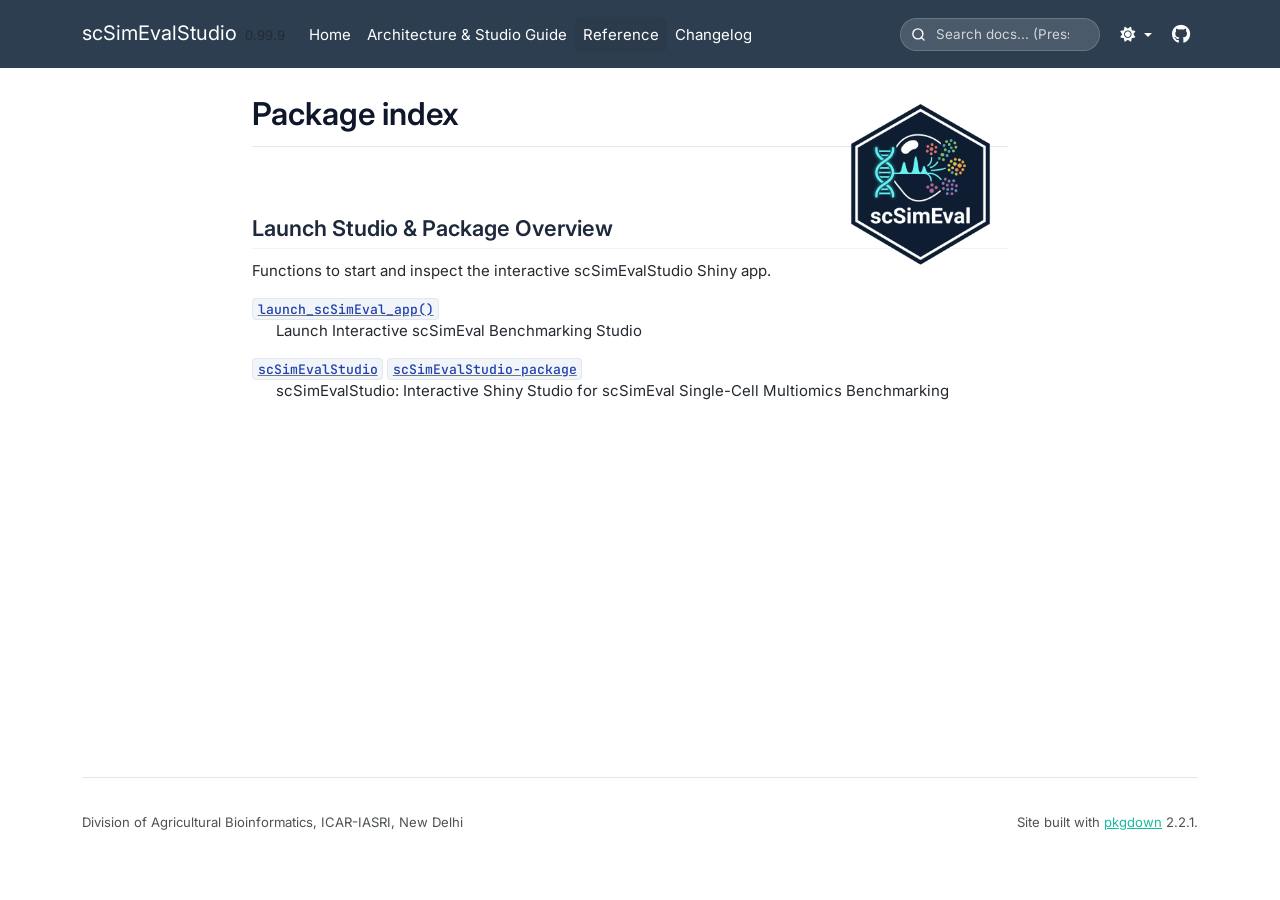
<file: docs/reference/index.html>
<!DOCTYPE html>
<!-- Generated by pkgdown: do not edit by hand --><html lang="en"><head><meta http-equiv="Content-Type" content="text/html; charset=UTF-8"><meta charset="utf-8"><meta http-equiv="X-UA-Compatible" content="IE=edge"><meta name="viewport" content="width=device-width, initial-scale=1, shrink-to-fit=no"><title>Package index • scSimEvalStudio</title><!-- favicons --><link rel="icon" type="image/png" sizes="96x96" href="../favicon-96x96.png"><link rel="icon" type="”image/svg+xml”" href="../favicon.svg"><link rel="apple-touch-icon" sizes="180x180" href="../apple-touch-icon.png"><link rel="icon" sizes="any" href="../favicon.ico"><link rel="manifest" href="../site.webmanifest"><script src="../lightswitch.js"></script><script src="../deps/jquery-3.6.0/jquery-3.6.0.min.js"></script><meta name="viewport" content="width=device-width, initial-scale=1, shrink-to-fit=no"><link href="../deps/bootstrap-5.3.8/bootstrap.min.css" rel="stylesheet"><script src="../deps/bootstrap-5.3.8/bootstrap.bundle.min.js"></script><link href="../deps/font-awesome-6.5.2/css/all.min.css" rel="stylesheet"><link href="../deps/font-awesome-6.5.2/css/v4-shims.min.css" rel="stylesheet"><script src="../deps/headroom-0.11.0/headroom.min.js"></script><script src="../deps/headroom-0.11.0/jQuery.headroom.min.js"></script><script src="../deps/bootstrap-toc-1.0.1/bootstrap-toc.min.js"></script><script src="../deps/clipboard.js-2.0.11/clipboard.min.js"></script><script src="../deps/search-1.0.0/autocomplete.jquery.min.js"></script><script src="../deps/search-1.0.0/fuse.min.js"></script><script src="../deps/search-1.0.0/mark.min.js"></script><!-- pkgdown --><script src="../pkgdown.js"></script><link href="../extra.css" rel="stylesheet"><meta property="og:title" content="Package index"><meta property="og:image" content="https://kabilanbio.github.io/scSimEvalStudio/logo.png"><link rel="preconnect" href="https://fonts.googleapis.com"><link rel="preconnect" href="https://fonts.gstatic.com" crossorigin><link href="https://fonts.googleapis.com/css2?family=Inter:wght@300;400;500;600;700&amp;family=JetBrains+Mono:wght@400;500&amp;display=swap" rel="stylesheet"></head><body>
    <a href="#main" class="visually-hidden-focusable">Skip to contents</a>


    <nav class="navbar navbar-expand-lg fixed-top " aria-label="Site navigation"><div class="container">

    <a class="navbar-brand me-2" href="../index.html">scSimEvalStudio</a>

    <small class="nav-text text-muted me-auto" data-bs-toggle="tooltip" data-bs-placement="bottom" title="">0.99.9</small>


    <button class="navbar-toggler" type="button" data-bs-toggle="collapse" data-bs-target="#navbar" aria-controls="navbar" aria-expanded="false" aria-label="Toggle navigation">
      <span class="navbar-toggler-icon"></span>
    </button>

    <div id="navbar" class="collapse navbar-collapse ms-3">
      <ul class="navbar-nav me-auto"><li class="nav-item"><a class="nav-link" href="../index.html">Home</a></li>
<li class="nav-item"><a class="nav-link" href="../articles/scSimEvalStudio-workflow.html">Architecture &amp; Studio Guide</a></li>
<li class="active nav-item"><a class="nav-link" href="../reference/index.html">Reference</a></li>
<li class="nav-item"><a class="nav-link" href="../news/index.html">Changelog</a></li>
      </ul><ul class="navbar-nav"><li class="nav-item"><form class="form-inline" role="search">
 <input class="form-control" type="search" name="search-input" id="search-input" autocomplete="off" aria-label="Search site" placeholder="Search for" data-search-index="../search.json"></form></li>
<li class="nav-item dropdown">
  <button class="nav-link dropdown-toggle" type="button" id="dropdown-lightswitch" data-bs-toggle="dropdown" aria-expanded="false" aria-haspopup="true" aria-label="Light switch"><span class="fa fa-sun"></span></button>
  <ul class="dropdown-menu dropdown-menu-end" aria-labelledby="dropdown-lightswitch"><li><button class="dropdown-item" data-bs-theme-value="light"><span class="fa fa-sun"></span> Light</button></li>
    <li><button class="dropdown-item" data-bs-theme-value="dark"><span class="fa fa-moon"></span> Dark</button></li>
    <li><button class="dropdown-item" data-bs-theme-value="auto"><span class="fa fa-adjust"></span> Auto</button></li>
  </ul></li>
<li class="nav-item"><a class="external-link nav-link" href="https://github.com/kabilanbio/scSimEvalStudio" aria-label="GitHub repository"><span class="fa fa-github fa-lg"></span></a></li>
      </ul></div>


  </div>
</nav><div class="container template-reference-index">
<div class="row">
  <main id="main" class="col-md-9"><div class="page-header">
      <img src="../logo.png" class="logo" alt=""><h1>Package index</h1>
    </div>

    <div class="section level2">
      <h2 id="launch-studio-package-overview">Launch Studio &amp; Package Overview<a class="anchor" aria-label="anchor" href="#launch-studio-package-overview"></a></h2>

      <div class="section-desc"><p>Functions to start and inspect the interactive scSimEvalStudio Shiny app.</p></div>

      <dl></dl></div><div class="section level2">




      <dl><dt>

          <code><a href="launch_scSimEval_app.html">launch_scSimEval_app()</a></code>

        </dt>
        <dd>Launch Interactive scSimEval Benchmarking Studio</dd>

        <dt>

          <code><a href="scSimEvalStudio-package.html">scSimEvalStudio</a></code> <code><a href="scSimEvalStudio-package.html">scSimEvalStudio-package</a></code>

        </dt>
        <dd>scSimEvalStudio: Interactive Shiny Studio for scSimEval Single-Cell Multiomics Benchmarking</dd>
      </dl></div>
  </main></div>


    <footer><div class="pkgdown-footer-left">
  <p>Division of Agricultural Bioinformatics, ICAR-IASRI, New Delhi</p>
</div>

<div class="pkgdown-footer-right">
  <p>Site built with <a href="https://pkgdown.r-lib.org/" class="external-link">pkgdown</a> 2.2.1.</p>
</div>

    </footer></div>



  <script>
document.addEventListener("DOMContentLoaded", function() {
  function safeGetStorage(key) {
    try { return window.localStorage.getItem(key); } catch (e) { return null; }
  }
  function safeSetStorage(key, val) {
    try { window.localStorage.setItem(key, val); } catch (e) {}
  }

  // Hide citation block and its TOC link on authors page if present
  const citationHeader = document.getElementById("citation");
  if (citationHeader && citationHeader.closest(".section")) {
    citationHeader.closest(".section").remove();
  }
  const tocCitationLink = document.querySelector('#toc a[href="#citation"]');
  if (tocCitationLink && tocCitationLink.closest("li")) {
    tocCitationLink.closest("li").remove();
  }
  const authorsH1 = document.querySelector(".template-citation-authors h1");
  if (authorsH1 && authorsH1.textContent.includes("Citation")) {
    authorsH1.textContent = "Authors";
    if (document.title && document.title.includes("Authors and Citation")) {
      document.title = document.title.replace("Authors and Citation", "Authors");
    }
  }
  // Custom search placeholder
  const searchInput = document.getElementById("search-input");
  if (searchInput) {
    searchInput.placeholder = "Search docs... (Press /)";
  }

  // On this page (TOC) Hide / Show Toggle Feature
  const tocNav = document.getElementById("toc");
  if (tocNav) {
    const tocAside = tocNav.closest("aside") || tocNav.closest(".col-md-3");
    const mainEl = document.getElementById("main");
    const tocH2 = tocNav.querySelector("h2");

    if (tocAside && mainEl && tocH2) {
      if (!document.getElementById("btn-hide-toc")) {
        const hideBtn = document.createElement("button");
        hideBtn.id = "btn-hide-toc";
        hideBtn.type = "button";
        hideBtn.className = "btn btn-sm btn-outline-secondary float-end toc-toggle-btn";
        hideBtn.title = "Hide 'On this page' sidebar";
        hideBtn.setAttribute("aria-label", "Hide Table of Contents");
        hideBtn.innerHTML = '<span class="fa fa-angle-right me-1"></span>Hide';
        tocH2.appendChild(hideBtn);

        hideBtn.addEventListener("click", function(e) {
          e.preventDefault();
          setTocState(false);
        });
      }

      let showBtn = document.getElementById("btn-show-toc");
      if (!showBtn) {
        showBtn = document.createElement("button");
        showBtn.id = "btn-show-toc";
        showBtn.type = "button";
        showBtn.className = "btn btn-sm btn-primary toc-floating-show-btn shadow-sm d-none";
        showBtn.title = "Show 'On this page' sidebar";
        showBtn.setAttribute("aria-label", "Show Table of Contents");
        showBtn.innerHTML = '<span class="fa fa-list-ul me-1"></span> On this page';
        document.body.appendChild(showBtn);

        showBtn.addEventListener("click", function(e) {
          e.preventDefault();
          setTocState(true);
        });
      }

      function setTocState(visible) {
        const container = mainEl.closest(".container") || mainEl.closest(".container-fluid") || document.querySelector(".container.template-article") || document.querySelector("body > .container");
        if (visible) {
          document.body.classList.remove("toc-collapsed");
          if (container) container.classList.remove("container-fullwidth");
          tocAside.classList.remove("d-none");
          tocAside.style.display = "";
          mainEl.classList.remove("col-md-12", "main-expanded");
          mainEl.classList.add("col-md-9");
          mainEl.style.width = "";
          mainEl.style.maxWidth = "";
          mainEl.style.flex = "";
          if (showBtn) showBtn.classList.add("d-none");
          safeSetStorage("scSimEval_toc_hidden", "false");
        } else {
          document.body.classList.add("toc-collapsed");
          if (container) container.classList.add("container-fullwidth");
          tocAside.classList.add("d-none");
          tocAside.style.display = "none";
          mainEl.classList.remove("col-md-9");
          mainEl.classList.add("col-md-12", "main-expanded");
          mainEl.style.width = "100%";
          mainEl.style.maxWidth = "100%";
          mainEl.style.flex = "0 0 100%";
          if (showBtn) showBtn.classList.remove("d-none");
          safeSetStorage("scSimEval_toc_hidden", "true");
        }
      }

      if (safeGetStorage("scSimEval_toc_hidden") === "true") {
        setTocState(false);
      }
    }
  }

  /* ===== FULLSCREEN IMAGE VIEWER LIGHTBOX ===== */
  window.scOpenLightbox = function(imgSrc) {
    if (!imgSrc) return;
    var existing = document.getElementById("sc_lightbox_overlay");
    if (existing) existing.remove();

    var overlay = document.createElement("div");
    overlay.id = "sc_lightbox_overlay";
    overlay.className = "sc-lightbox-overlay";

    var closeBtn = document.createElement("button");
    closeBtn.className = "sc-lightbox-close";
    closeBtn.type = "button";
    closeBtn.title = "Close Viewer (Esc)";
    closeBtn.setAttribute("aria-label", "Close Fullscreen Viewer");
    closeBtn.innerHTML = "&times;";

    var canvas = document.createElement("div");
    canvas.className = "sc-lightbox-canvas";

    var img = document.createElement("img");
    img.className = "sc-lightbox-img";
    img.src = imgSrc;
    canvas.appendChild(img);

    var bar = document.createElement("div");
    bar.className = "sc-lightbox-bar";
    bar.innerHTML =
      '<button type="button" id="sc_lb_out" title="Zoom Out (-)"><i class="fa fa-search-minus"></i></button>' +
      '<input type="range" id="sc_lb_slider" min="10" max="600" step="5" value="100">' +
      '<button type="button" id="sc_lb_in" title="Zoom In (+)"><i class="fa fa-search-plus"></i></button>' +
      '<span id="sc_lb_pct" style="font-family:monospace;min-width:48px;text-align:center;font-weight:700;">100%</span>' +
      '<button type="button" id="sc_lb_fit" title="Fit to Window (0)">Fit</button>' +
      '<button type="button" id="sc_lb_100" title="Actual Size (1)">100%</button>' +
      '<span class="d-none d-md-inline" style="font-size:0.74rem;opacity:0.75;margin-left:4px;">Wheel: Zoom • Drag: Pan • Esc: Close</span>';

    overlay.appendChild(closeBtn);
    overlay.appendChild(canvas);
    overlay.appendChild(bar);
    document.body.appendChild(overlay);

    var state = { scale: 1, tx: 0, ty: 0, dragging: false, moved: false, sx: 0, sy: 0, stx: 0, sty: 0 };
    var lbSlider = document.getElementById("sc_lb_slider");
    var lbPct = document.getElementById("sc_lb_pct");

    function applyTransform() {
      img.style.transform = "translate3d(" + state.tx + "px," + state.ty + "px,0) scale(" + state.scale + ")";
      var p = Math.round(state.scale * 100);
      lbPct.innerText = p + "%";
      lbSlider.value = Math.max(10, Math.min(600, p));
    }

    function fitImage() {
      var nw = img.naturalWidth || img.width || 900;
      var nh = img.naturalHeight || img.height || 600;
      var vw = window.innerWidth * 0.90;
      var vh = (window.innerHeight - 90) * 0.92;
      state.scale = Math.max(0.1, Math.min(4, Math.min(vw / nw, vh / nh)));
      state.tx = 0;
      state.ty = 0;
      applyTransform();
    }

    function zoomAt(newScale, clientX, clientY) {
      newScale = Math.max(0.10, Math.min(6.0, newScale));
      var cx = window.innerWidth / 2;
      var cy = window.innerHeight / 2;
      var dx = (typeof clientX === "number") ? (clientX - cx) : 0;
      var dy = (typeof clientY === "number") ? (clientY - cy) : 0;
      var ratio = newScale / state.scale;
      state.tx = dx - (dx - state.tx) * ratio;
      state.ty = dy - (dy - state.ty) * ratio;
      state.scale = newScale;
      applyTransform();
    }

    if (img.complete && img.naturalWidth > 0) fitImage(); else img.onload = fitImage;

    canvas.addEventListener("wheel", function(e) {
      e.preventDefault();
      var mult = e.deltaY < 0 ? 1.12 : (1 / 1.12);
      zoomAt(state.scale * mult, e.clientX, e.clientY);
    }, { passive: false });

    canvas.addEventListener("mousedown", function(e) {
      if (e.button !== 0) return;
      e.preventDefault();
      state.dragging = true;
      state.moved = false;
      state.sx = e.clientX; state.sy = e.clientY;
      state.stx = state.tx; state.sty = state.ty;
      canvas.classList.add("sc-panning");
    });

    function onLbMove(e) {
      if (!state.dragging) return;
      var dx = e.clientX - state.sx;
      var dy = e.clientY - state.sy;
      if (Math.abs(dx) > 4 || Math.abs(dy) > 4) state.moved = true;
      state.tx = state.stx + dx;
      state.ty = state.sty + dy;
      applyTransform();
    }

    function onLbUp() {
      if (!state.dragging) return;
      state.dragging = false;
      canvas.classList.remove("sc-panning");
    }

    window.addEventListener("mousemove", onLbMove);
    window.addEventListener("mouseup", onLbUp);

    canvas.addEventListener("dblclick", function(e) {
      if (Math.abs(state.scale - 2.0) < 0.15) {
        fitImage();
      } else {
        zoomAt(2.0, e.clientX, e.clientY);
      }
    });

    document.getElementById("sc_lb_out").onclick = function() { zoomAt(state.scale / 1.15); };
    document.getElementById("sc_lb_in").onclick = function() { zoomAt(state.scale * 1.15); };
    document.getElementById("sc_lb_fit").onclick = fitImage;
    document.getElementById("sc_lb_100").onclick = function() { state.scale = 1; state.tx = 0; state.ty = 0; applyTransform(); };
    lbSlider.oninput = function() { zoomAt(Number(this.value) / 100); };

    function closeLightbox() {
      window.removeEventListener("mousemove", onLbMove);
      window.removeEventListener("mouseup", onLbUp);
      window.removeEventListener("keydown", onLbKey);
      if (overlay && overlay.parentNode) overlay.remove();
    }

    function onLbKey(e) {
      if (e.key === "Escape") closeLightbox();
      else if (e.key === "+" || e.key === "=") zoomAt(state.scale * 1.15);
      else if (e.key === "-") zoomAt(state.scale / 1.15);
      else if (e.key === "0") fitImage();
      else if (e.key === "1") { state.scale = 1; state.tx = 0; state.ty = 0; applyTransform(); }
    }
    window.addEventListener("keydown", onLbKey);
    closeBtn.onclick = closeLightbox;
    overlay.addEventListener("click", function(e) {
      if (state.moved) {
        state.moved = false;
        return;
      }
      if (e.target === overlay || e.target === canvas) closeLightbox();
    });
  };

  /* ===== IN-ARTICLE FIGURE ZOOM & PAN COMPONENT ===== */
  function initDocPlotZoom() {
    var images = document.querySelectorAll(
      "#main .figure img, #main figure img, #main img.r-plt, #main p > img:not(.logo), .template-article .figure img, .template-article figure img"
    );
    images.forEach(function(img, idx) {
      if (img.closest(".sc-doc-zoom-wrapper")) return;
      if (img.classList.contains("logo") || (img.src && (img.src.indexOf("shields.io") !== -1 || img.src.indexOf("badge") !== -1))) return;
      if (img.naturalWidth > 0 && img.naturalWidth < 120) return;

      var id = "doc_zoom_" + idx;
      var wrapper = document.createElement("div");
      wrapper.className = "sc-doc-zoom-wrapper";
      wrapper.id = "wrap_" + id;

      var toolbar = document.createElement("div");
      toolbar.className = "sc-doc-zoom-toolbar";
      toolbar.innerHTML =
        '<span class="d-none d-md-inline-flex align-items-center gap-1 sc-doc-zoom-hint">' +
          '<i class="fa fa-hand text-secondary"></i>' +
          '<span>Drag to pan • Ctrl+Wheel or Slider to zoom</span>' +
        '</span>' +
        '<div class="d-flex align-items-center flex-wrap gap-1 ms-auto">' +
          '<button type="button" class="btn btn-outline-secondary btn-sm py-0 px-2 sc-btn-out" title="Zoom Out (-10%)"><i class="fa fa-search-minus"></i></button>' +
          '<input type="range" class="sc-zoom-slider" min="25" max="400" step="5" value="100" title="Slide to Zoom (25% - 400%)">' +
          '<button type="button" class="btn btn-outline-secondary btn-sm py-0 px-2 sc-btn-in" title="Zoom In (+10%)"><i class="fa fa-search-plus"></i></button>' +
          '<span class="badge bg-white text-dark border px-2 py-1 ms-1 sc-doc-zoom-badge">100%</span>' +
          '<button type="button" class="btn btn-outline-secondary btn-sm py-0 px-2 ms-1 sc-btn-fit" title="Fit Plot to Viewport"><i class="fa fa-compress"></i> Fit</button>' +
          '<button type="button" class="btn btn-outline-primary btn-sm py-0 px-2 sc-btn-reset" title="Reset to 100% Actual View">100%</button>' +
          '<button type="button" class="btn btn-primary btn-sm py-0 px-2 ms-1 sc-btn-full" title="Open Fullscreen Image Viewer"><i class="fa fa-expand"></i> Full View</button>' +
        '</div>';

      var container = document.createElement("div");
      container.className = "sc-doc-zoom-container";
      container.id = "container_" + id;

      var stage = document.createElement("div");
      stage.className = "sc-doc-zoom-stage";
      stage.id = "stage_" + id;

      var target = document.createElement("div");
      target.className = "sc-doc-zoom-target";
      target.id = "target_" + id;

      img.parentNode.insertBefore(wrapper, img);
      target.appendChild(img);
      stage.appendChild(target);
      container.appendChild(stage);
      wrapper.appendChild(toolbar);
      wrapper.appendChild(container);

      var curZoom = 100;
      var slider = toolbar.querySelector(".sc-zoom-slider");
      var badge = toolbar.querySelector(".sc-doc-zoom-badge");
      var btnOut = toolbar.querySelector(".sc-btn-out");
      var btnIn = toolbar.querySelector(".sc-btn-in");
      var btnFit = toolbar.querySelector(".sc-btn-fit");
      var btnReset = toolbar.querySelector(".sc-btn-reset");
      var btnFull = toolbar.querySelector(".sc-btn-full");

      function syncPannable() {
        if (container.scrollWidth > container.clientWidth + 2 || container.scrollHeight > container.clientHeight + 2 || curZoom > 100) {
          container.classList.add("sc-pannable");
        } else {
          container.classList.remove("sc-pannable");
        }
      }

      if (img.complete && img.naturalWidth > 0) syncPannable(); else img.addEventListener("load", syncPannable);

      function setZoom(next, anchorX, anchorY) {
        next = Math.max(25, Math.min(400, Math.round(next)));
        var prev = curZoom;
        curZoom = next;
        slider.value = next;
        badge.innerText = next + "%";

        if (next === 100) {
          target.style.transform = "";
          target.style.position = "relative";
          target.style.top = "";
          target.style.left = "";
          target.style.width = "100%";
          target.style.height = "";
          stage.style.width = "100%";
          stage.style.height = "";
          stage.style.overflow = "visible";
          delete target.dataset.baseW;
          delete target.dataset.baseH;
          syncPannable();
          return;
        }

        if (prev === 100 || !target.dataset.baseW) {
          var bw = img.offsetWidth || 800;
          var bh = img.offsetHeight || 500;
          if (bw > 40 && bh > 40) {
            target.dataset.baseW = String(bw);
            target.dataset.baseH = String(bh);
          }
        }

        var baseW = Number(target.dataset.baseW) || 800;
        var baseH = Number(target.dataset.baseH) || 500;
        var prevFactor = prev / 100;
        var factor = next / 100;

        var rect = container.getBoundingClientRect();
        var relX = (typeof anchorX === "number") ? (anchorX - rect.left) : (container.clientWidth / 2);
        var relY = (typeof anchorY === "number") ? (anchorY - rect.top) : (container.clientHeight / 2);
        var contentX = (container.scrollLeft + relX) / (prevFactor || 1);
        var contentY = (container.scrollTop + relY) / (prevFactor || 1);

        stage.style.width = Math.round(baseW * factor) + "px";
        stage.style.height = Math.round(baseH * factor) + "px";
        stage.style.overflow = "hidden";

        target.style.position = "absolute";
        target.style.top = "0px";
        target.style.left = "0px";
        target.style.width = baseW + "px";
        target.style.height = baseH + "px";
        target.style.transformOrigin = "0 0";
        target.style.transform = "scale(" + factor + ")";

        container.scrollLeft = Math.max(0, Math.round(contentX * factor - relX));
        container.scrollTop = Math.max(0, Math.round(contentY * factor - relY));

        syncPannable();
      }

      slider.addEventListener("input", function() { setZoom(Number(this.value)); });
      btnOut.addEventListener("click", function() { setZoom(curZoom - 10); });
      btnIn.addEventListener("click", function() { setZoom(curZoom + 10); });
      btnReset.addEventListener("click", function() {
        setZoom(100);
        container.scrollLeft = 0;
        container.scrollTop = 0;
      });
      btnFit.addEventListener("click", function() {
        setZoom(100);
        var bw = img.offsetWidth || 800;
        var bh = img.offsetHeight || 500;
        var availW = Math.max(120, container.clientWidth - 20);
        var availH = Math.max(120, container.clientHeight - 20);
        var fitScale = Math.min(availW / bw, availH / bh);
        var fitPct = Math.max(25, Math.min(100, Math.floor(fitScale * 100)));
        setZoom(fitPct);
      });
      btnFull.addEventListener("click", function() {
        window.scOpenLightbox(img.src);
      });

      img.addEventListener("dblclick", function(e) {
        if (curZoom > 100) {
          setZoom(100);
        } else {
          setZoom(175, e.clientX, e.clientY);
        }
      });

      container.addEventListener("wheel", function(e) {
        if (!e.ctrlKey) return;
        e.preventDefault();
        var delta = e.deltaY < 0 ? 15 : -15;
        setZoom(curZoom + delta, e.clientX, e.clientY);
      }, { passive: false });

      var isDragging = false;
      var startX = 0, startY = 0, startSL = 0, startST = 0;
      container.addEventListener("mousedown", function(e) {
        if (e.button !== 0) return;
        if (container.scrollWidth <= container.clientWidth && container.scrollHeight <= container.clientHeight && curZoom <= 100) return;
        e.preventDefault();
        isDragging = true;
        container.classList.add("sc-panning");
        startX = e.clientX;
        startY = e.clientY;
        startSL = container.scrollLeft;
        startST = container.scrollTop;
      });

      window.addEventListener("mousemove", function(e) {
        if (!isDragging) return;
        e.preventDefault();
        container.scrollLeft = startSL - (e.clientX - startX);
        container.scrollTop = startST - (e.clientY - startY);
      });

      window.addEventListener("mouseup", function() {
        if (isDragging) {
          isDragging = false;
          container.classList.remove("sc-panning");
        }
      });
    });
  }
  initDocPlotZoom();
});
</script></body></html>
</file>
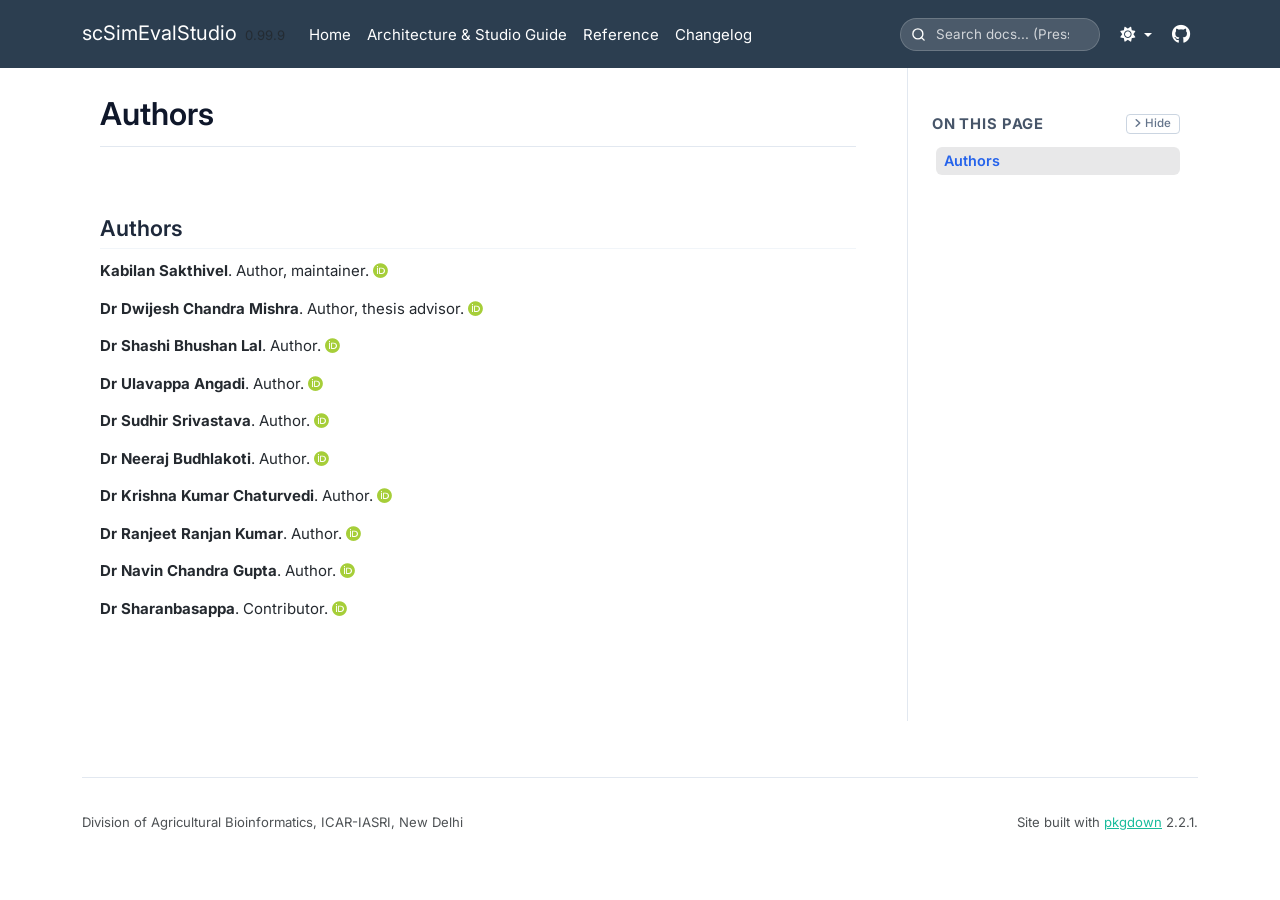
<file: docs/authors.html>
<!DOCTYPE html>
<!-- Generated by pkgdown: do not edit by hand --><html lang="en"><head><meta http-equiv="Content-Type" content="text/html; charset=UTF-8"><meta charset="utf-8"><meta http-equiv="X-UA-Compatible" content="IE=edge"><meta name="viewport" content="width=device-width, initial-scale=1, shrink-to-fit=no"><title>Authors and Citation • scSimEvalStudio</title><!-- favicons --><link rel="icon" type="image/png" sizes="96x96" href="favicon-96x96.png"><link rel="icon" type="”image/svg+xml”" href="favicon.svg"><link rel="apple-touch-icon" sizes="180x180" href="apple-touch-icon.png"><link rel="icon" sizes="any" href="favicon.ico"><link rel="manifest" href="site.webmanifest"><script src="lightswitch.js"></script><script src="deps/jquery-3.6.0/jquery-3.6.0.min.js"></script><meta name="viewport" content="width=device-width, initial-scale=1, shrink-to-fit=no"><link href="deps/bootstrap-5.3.8/bootstrap.min.css" rel="stylesheet"><script src="deps/bootstrap-5.3.8/bootstrap.bundle.min.js"></script><link href="deps/font-awesome-6.5.2/css/all.min.css" rel="stylesheet"><link href="deps/font-awesome-6.5.2/css/v4-shims.min.css" rel="stylesheet"><script src="deps/headroom-0.11.0/headroom.min.js"></script><script src="deps/headroom-0.11.0/jQuery.headroom.min.js"></script><script src="deps/bootstrap-toc-1.0.1/bootstrap-toc.min.js"></script><script src="deps/clipboard.js-2.0.11/clipboard.min.js"></script><script src="deps/search-1.0.0/autocomplete.jquery.min.js"></script><script src="deps/search-1.0.0/fuse.min.js"></script><script src="deps/search-1.0.0/mark.min.js"></script><!-- pkgdown --><script src="pkgdown.js"></script><link href="extra.css" rel="stylesheet"><meta property="og:title" content="Authors and Citation"><meta property="og:image" content="https://kabilanbio.github.io/scSimEvalStudio/logo.png"><link rel="preconnect" href="https://fonts.googleapis.com"><link rel="preconnect" href="https://fonts.gstatic.com" crossorigin><link href="https://fonts.googleapis.com/css2?family=Inter:wght@300;400;500;600;700&amp;family=JetBrains+Mono:wght@400;500&amp;display=swap" rel="stylesheet"></head><body>
    <a href="#main" class="visually-hidden-focusable">Skip to contents</a>


    <nav class="navbar navbar-expand-lg fixed-top " aria-label="Site navigation"><div class="container">

    <a class="navbar-brand me-2" href="index.html">scSimEvalStudio</a>

    <small class="nav-text text-muted me-auto" data-bs-toggle="tooltip" data-bs-placement="bottom" title="">0.99.9</small>


    <button class="navbar-toggler" type="button" data-bs-toggle="collapse" data-bs-target="#navbar" aria-controls="navbar" aria-expanded="false" aria-label="Toggle navigation">
      <span class="navbar-toggler-icon"></span>
    </button>

    <div id="navbar" class="collapse navbar-collapse ms-3">
      <ul class="navbar-nav me-auto"><li class="nav-item"><a class="nav-link" href="index.html">Home</a></li>
<li class="nav-item"><a class="nav-link" href="articles/scSimEvalStudio-workflow.html">Architecture &amp; Studio Guide</a></li>
<li class="nav-item"><a class="nav-link" href="reference/index.html">Reference</a></li>
<li class="nav-item"><a class="nav-link" href="news/index.html">Changelog</a></li>
      </ul><ul class="navbar-nav"><li class="nav-item"><form class="form-inline" role="search">
 <input class="form-control" type="search" name="search-input" id="search-input" autocomplete="off" aria-label="Search site" placeholder="Search for" data-search-index="search.json"></form></li>
<li class="nav-item dropdown">
  <button class="nav-link dropdown-toggle" type="button" id="dropdown-lightswitch" data-bs-toggle="dropdown" aria-expanded="false" aria-haspopup="true" aria-label="Light switch"><span class="fa fa-sun"></span></button>
  <ul class="dropdown-menu dropdown-menu-end" aria-labelledby="dropdown-lightswitch"><li><button class="dropdown-item" data-bs-theme-value="light"><span class="fa fa-sun"></span> Light</button></li>
    <li><button class="dropdown-item" data-bs-theme-value="dark"><span class="fa fa-moon"></span> Dark</button></li>
    <li><button class="dropdown-item" data-bs-theme-value="auto"><span class="fa fa-adjust"></span> Auto</button></li>
  </ul></li>
<li class="nav-item"><a class="external-link nav-link" href="https://github.com/kabilanbio/scSimEvalStudio" aria-label="GitHub repository"><span class="fa fa-github fa-lg"></span></a></li>
      </ul></div>


  </div>
</nav><div class="container template-citation-authors">
<div class="row">
  <main id="main" class="col-md-9"><div class="page-header">
      <img src="logo.png" class="logo" alt=""><h1>Authors and Citation</h1>
    </div>

    <div class="section level2">
      <h2>Authors</h2>

      <ul class="list-unstyled"><li>
          <p><strong>Kabilan Sakthivel</strong>. Author, maintainer. <a href="https://orcid.org/0009-0002-9422-0938" target="orcid.widget" aria-label="ORCID" class="external-link"><span class="fab fa-orcid orcid" aria-hidden="true"></span></a>
          </p>
        </li>
        <li>
          <p><strong>Dr Dwijesh Chandra Mishra</strong>. Author, thesis advisor. <a href="https://orcid.org/0000-0002-3327-6156" target="orcid.widget" aria-label="ORCID" class="external-link"><span class="fab fa-orcid orcid" aria-hidden="true"></span></a>
          </p>
        </li>
        <li>
          <p><strong>Dr Shashi Bhushan Lal</strong>. Author. <a href="https://orcid.org/0000-0002-2958-6178" target="orcid.widget" aria-label="ORCID" class="external-link"><span class="fab fa-orcid orcid" aria-hidden="true"></span></a>
          </p>
        </li>
        <li>
          <p><strong>Dr Ulavappa Angadi</strong>. Author. <a href="https://orcid.org/0000-0003-0012-0179" target="orcid.widget" aria-label="ORCID" class="external-link"><span class="fab fa-orcid orcid" aria-hidden="true"></span></a>
          </p>
        </li>
        <li>
          <p><strong>Dr Sudhir Srivastava</strong>. Author. <a href="https://orcid.org/0000-0003-4990-7693" target="orcid.widget" aria-label="ORCID" class="external-link"><span class="fab fa-orcid orcid" aria-hidden="true"></span></a>
          </p>
        </li>
        <li>
          <p><strong>Dr Neeraj Budhlakoti</strong>. Author. <a href="https://orcid.org/0000-0003-3380-7831" target="orcid.widget" aria-label="ORCID" class="external-link"><span class="fab fa-orcid orcid" aria-hidden="true"></span></a>
          </p>
        </li>
        <li>
          <p><strong>Dr Krishna Kumar Chaturvedi</strong>. Author. <a href="https://orcid.org/0000-0002-6529-5466" target="orcid.widget" aria-label="ORCID" class="external-link"><span class="fab fa-orcid orcid" aria-hidden="true"></span></a>
          </p>
        </li>
        <li>
          <p><strong>Dr Ranjeet Ranjan Kumar</strong>. Author. <a href="https://orcid.org/0000-0002-2279-6340" target="orcid.widget" aria-label="ORCID" class="external-link"><span class="fab fa-orcid orcid" aria-hidden="true"></span></a>
          </p>
        </li>
        <li>
          <p><strong>Dr Navin Chandra Gupta</strong>. Author. <a href="https://orcid.org/0000-0002-6502-448X" target="orcid.widget" aria-label="ORCID" class="external-link"><span class="fab fa-orcid orcid" aria-hidden="true"></span></a>
          </p>
        </li>
        <li>
          <p><strong>Dr Sharanbasappa</strong>. Contributor. <a href="https://orcid.org/0000-0002-6571-9070" target="orcid.widget" aria-label="ORCID" class="external-link"><span class="fab fa-orcid orcid" aria-hidden="true"></span></a>
          </p>
        </li>
      </ul></div>

    <div class="section level2">
      <h2 id="citation">Citation</h2>
      <p><small class="dont-index">Source: <a href="https://github.com/kabilanbio/scSimEvalStudio/blob/HEAD/DESCRIPTION" class="external-link"><code>DESCRIPTION</code></a></small></p>

      <p>Sakthivel K, Dwijesh Chandra Mishra D, Shashi Bhushan Lal D, Ulavappa Angadi D, Sudhir Srivastava D, Neeraj Budhlakoti D, Krishna Kumar Chaturvedi D, Ranjeet Ranjan Kumar D, Navin Chandra Gupta D (2026).
<em>scSimEvalStudio: Interactive Shiny Studio for scSimEval Single-Cell Multiomics Benchmarking</em>.
R package version 0.99.9, <a href="https://kabilanbio.github.io/scSimEvalStudio/">https://kabilanbio.github.io/scSimEvalStudio/</a>.
</p>
      <pre>@Manual{,
  title = {scSimEvalStudio: Interactive Shiny Studio for scSimEval Single-Cell Multiomics Benchmarking},
  author = {Kabilan Sakthivel and Dr {Dwijesh Chandra Mishra} and Dr {Shashi Bhushan Lal} and Dr {Ulavappa Angadi} and Dr {Sudhir Srivastava} and Dr {Neeraj Budhlakoti} and Dr {Krishna Kumar Chaturvedi} and Dr {Ranjeet Ranjan Kumar} and Dr {Navin Chandra Gupta}},
  year = {2026},
  note = {R package version 0.99.9},
  url = {https://kabilanbio.github.io/scSimEvalStudio/},
}</pre>
    </div>

  </main><aside class="col-md-3"><nav id="toc" aria-label="Table of contents"><h2>On this page</h2>
    </nav></aside></div>


    <footer><div class="pkgdown-footer-left">
  <p>Division of Agricultural Bioinformatics, ICAR-IASRI, New Delhi</p>
</div>

<div class="pkgdown-footer-right">
  <p>Site built with <a href="https://pkgdown.r-lib.org/" class="external-link">pkgdown</a> 2.2.1.</p>
</div>

    </footer></div>



  <script>
document.addEventListener("DOMContentLoaded", function() {
  function safeGetStorage(key) {
    try { return window.localStorage.getItem(key); } catch (e) { return null; }
  }
  function safeSetStorage(key, val) {
    try { window.localStorage.setItem(key, val); } catch (e) {}
  }

  // Hide citation block and its TOC link on authors page if present
  const citationHeader = document.getElementById("citation");
  if (citationHeader && citationHeader.closest(".section")) {
    citationHeader.closest(".section").remove();
  }
  const tocCitationLink = document.querySelector('#toc a[href="#citation"]');
  if (tocCitationLink && tocCitationLink.closest("li")) {
    tocCitationLink.closest("li").remove();
  }
  const authorsH1 = document.querySelector(".template-citation-authors h1");
  if (authorsH1 && authorsH1.textContent.includes("Citation")) {
    authorsH1.textContent = "Authors";
    if (document.title && document.title.includes("Authors and Citation")) {
      document.title = document.title.replace("Authors and Citation", "Authors");
    }
  }
  // Custom search placeholder
  const searchInput = document.getElementById("search-input");
  if (searchInput) {
    searchInput.placeholder = "Search docs... (Press /)";
  }

  // On this page (TOC) Hide / Show Toggle Feature
  const tocNav = document.getElementById("toc");
  if (tocNav) {
    const tocAside = tocNav.closest("aside") || tocNav.closest(".col-md-3");
    const mainEl = document.getElementById("main");
    const tocH2 = tocNav.querySelector("h2");

    if (tocAside && mainEl && tocH2) {
      if (!document.getElementById("btn-hide-toc")) {
        const hideBtn = document.createElement("button");
        hideBtn.id = "btn-hide-toc";
        hideBtn.type = "button";
        hideBtn.className = "btn btn-sm btn-outline-secondary float-end toc-toggle-btn";
        hideBtn.title = "Hide 'On this page' sidebar";
        hideBtn.setAttribute("aria-label", "Hide Table of Contents");
        hideBtn.innerHTML = '<span class="fa fa-angle-right me-1"></span>Hide';
        tocH2.appendChild(hideBtn);

        hideBtn.addEventListener("click", function(e) {
          e.preventDefault();
          setTocState(false);
        });
      }

      let showBtn = document.getElementById("btn-show-toc");
      if (!showBtn) {
        showBtn = document.createElement("button");
        showBtn.id = "btn-show-toc";
        showBtn.type = "button";
        showBtn.className = "btn btn-sm btn-primary toc-floating-show-btn shadow-sm d-none";
        showBtn.title = "Show 'On this page' sidebar";
        showBtn.setAttribute("aria-label", "Show Table of Contents");
        showBtn.innerHTML = '<span class="fa fa-list-ul me-1"></span> On this page';
        document.body.appendChild(showBtn);

        showBtn.addEventListener("click", function(e) {
          e.preventDefault();
          setTocState(true);
        });
      }

      function setTocState(visible) {
        const container = mainEl.closest(".container") || mainEl.closest(".container-fluid") || document.querySelector(".container.template-article") || document.querySelector("body > .container");
        if (visible) {
          document.body.classList.remove("toc-collapsed");
          if (container) container.classList.remove("container-fullwidth");
          tocAside.classList.remove("d-none");
          tocAside.style.display = "";
          mainEl.classList.remove("col-md-12", "main-expanded");
          mainEl.classList.add("col-md-9");
          mainEl.style.width = "";
          mainEl.style.maxWidth = "";
          mainEl.style.flex = "";
          if (showBtn) showBtn.classList.add("d-none");
          safeSetStorage("scSimEval_toc_hidden", "false");
        } else {
          document.body.classList.add("toc-collapsed");
          if (container) container.classList.add("container-fullwidth");
          tocAside.classList.add("d-none");
          tocAside.style.display = "none";
          mainEl.classList.remove("col-md-9");
          mainEl.classList.add("col-md-12", "main-expanded");
          mainEl.style.width = "100%";
          mainEl.style.maxWidth = "100%";
          mainEl.style.flex = "0 0 100%";
          if (showBtn) showBtn.classList.remove("d-none");
          safeSetStorage("scSimEval_toc_hidden", "true");
        }
      }

      if (safeGetStorage("scSimEval_toc_hidden") === "true") {
        setTocState(false);
      }
    }
  }

  /* ===== FULLSCREEN IMAGE VIEWER LIGHTBOX ===== */
  window.scOpenLightbox = function(imgSrc) {
    if (!imgSrc) return;
    var existing = document.getElementById("sc_lightbox_overlay");
    if (existing) existing.remove();

    var overlay = document.createElement("div");
    overlay.id = "sc_lightbox_overlay";
    overlay.className = "sc-lightbox-overlay";

    var closeBtn = document.createElement("button");
    closeBtn.className = "sc-lightbox-close";
    closeBtn.type = "button";
    closeBtn.title = "Close Viewer (Esc)";
    closeBtn.setAttribute("aria-label", "Close Fullscreen Viewer");
    closeBtn.innerHTML = "&times;";

    var canvas = document.createElement("div");
    canvas.className = "sc-lightbox-canvas";

    var img = document.createElement("img");
    img.className = "sc-lightbox-img";
    img.src = imgSrc;
    canvas.appendChild(img);

    var bar = document.createElement("div");
    bar.className = "sc-lightbox-bar";
    bar.innerHTML =
      '<button type="button" id="sc_lb_out" title="Zoom Out (-)"><i class="fa fa-search-minus"></i></button>' +
      '<input type="range" id="sc_lb_slider" min="10" max="600" step="5" value="100">' +
      '<button type="button" id="sc_lb_in" title="Zoom In (+)"><i class="fa fa-search-plus"></i></button>' +
      '<span id="sc_lb_pct" style="font-family:monospace;min-width:48px;text-align:center;font-weight:700;">100%</span>' +
      '<button type="button" id="sc_lb_fit" title="Fit to Window (0)">Fit</button>' +
      '<button type="button" id="sc_lb_100" title="Actual Size (1)">100%</button>' +
      '<span class="d-none d-md-inline" style="font-size:0.74rem;opacity:0.75;margin-left:4px;">Wheel: Zoom • Drag: Pan • Esc: Close</span>';

    overlay.appendChild(closeBtn);
    overlay.appendChild(canvas);
    overlay.appendChild(bar);
    document.body.appendChild(overlay);

    var state = { scale: 1, tx: 0, ty: 0, dragging: false, moved: false, sx: 0, sy: 0, stx: 0, sty: 0 };
    var lbSlider = document.getElementById("sc_lb_slider");
    var lbPct = document.getElementById("sc_lb_pct");

    function applyTransform() {
      img.style.transform = "translate3d(" + state.tx + "px," + state.ty + "px,0) scale(" + state.scale + ")";
      var p = Math.round(state.scale * 100);
      lbPct.innerText = p + "%";
      lbSlider.value = Math.max(10, Math.min(600, p));
    }

    function fitImage() {
      var nw = img.naturalWidth || img.width || 900;
      var nh = img.naturalHeight || img.height || 600;
      var vw = window.innerWidth * 0.90;
      var vh = (window.innerHeight - 90) * 0.92;
      state.scale = Math.max(0.1, Math.min(4, Math.min(vw / nw, vh / nh)));
      state.tx = 0;
      state.ty = 0;
      applyTransform();
    }

    function zoomAt(newScale, clientX, clientY) {
      newScale = Math.max(0.10, Math.min(6.0, newScale));
      var cx = window.innerWidth / 2;
      var cy = window.innerHeight / 2;
      var dx = (typeof clientX === "number") ? (clientX - cx) : 0;
      var dy = (typeof clientY === "number") ? (clientY - cy) : 0;
      var ratio = newScale / state.scale;
      state.tx = dx - (dx - state.tx) * ratio;
      state.ty = dy - (dy - state.ty) * ratio;
      state.scale = newScale;
      applyTransform();
    }

    if (img.complete && img.naturalWidth > 0) fitImage(); else img.onload = fitImage;

    canvas.addEventListener("wheel", function(e) {
      e.preventDefault();
      var mult = e.deltaY < 0 ? 1.12 : (1 / 1.12);
      zoomAt(state.scale * mult, e.clientX, e.clientY);
    }, { passive: false });

    canvas.addEventListener("mousedown", function(e) {
      if (e.button !== 0) return;
      e.preventDefault();
      state.dragging = true;
      state.moved = false;
      state.sx = e.clientX; state.sy = e.clientY;
      state.stx = state.tx; state.sty = state.ty;
      canvas.classList.add("sc-panning");
    });

    function onLbMove(e) {
      if (!state.dragging) return;
      var dx = e.clientX - state.sx;
      var dy = e.clientY - state.sy;
      if (Math.abs(dx) > 4 || Math.abs(dy) > 4) state.moved = true;
      state.tx = state.stx + dx;
      state.ty = state.sty + dy;
      applyTransform();
    }

    function onLbUp() {
      if (!state.dragging) return;
      state.dragging = false;
      canvas.classList.remove("sc-panning");
    }

    window.addEventListener("mousemove", onLbMove);
    window.addEventListener("mouseup", onLbUp);

    canvas.addEventListener("dblclick", function(e) {
      if (Math.abs(state.scale - 2.0) < 0.15) {
        fitImage();
      } else {
        zoomAt(2.0, e.clientX, e.clientY);
      }
    });

    document.getElementById("sc_lb_out").onclick = function() { zoomAt(state.scale / 1.15); };
    document.getElementById("sc_lb_in").onclick = function() { zoomAt(state.scale * 1.15); };
    document.getElementById("sc_lb_fit").onclick = fitImage;
    document.getElementById("sc_lb_100").onclick = function() { state.scale = 1; state.tx = 0; state.ty = 0; applyTransform(); };
    lbSlider.oninput = function() { zoomAt(Number(this.value) / 100); };

    function closeLightbox() {
      window.removeEventListener("mousemove", onLbMove);
      window.removeEventListener("mouseup", onLbUp);
      window.removeEventListener("keydown", onLbKey);
      if (overlay && overlay.parentNode) overlay.remove();
    }

    function onLbKey(e) {
      if (e.key === "Escape") closeLightbox();
      else if (e.key === "+" || e.key === "=") zoomAt(state.scale * 1.15);
      else if (e.key === "-") zoomAt(state.scale / 1.15);
      else if (e.key === "0") fitImage();
      else if (e.key === "1") { state.scale = 1; state.tx = 0; state.ty = 0; applyTransform(); }
    }
    window.addEventListener("keydown", onLbKey);
    closeBtn.onclick = closeLightbox;
    overlay.addEventListener("click", function(e) {
      if (state.moved) {
        state.moved = false;
        return;
      }
      if (e.target === overlay || e.target === canvas) closeLightbox();
    });
  };

  /* ===== IN-ARTICLE FIGURE ZOOM & PAN COMPONENT ===== */
  function initDocPlotZoom() {
    var images = document.querySelectorAll(
      "#main .figure img, #main figure img, #main img.r-plt, #main p > img:not(.logo), .template-article .figure img, .template-article figure img"
    );
    images.forEach(function(img, idx) {
      if (img.closest(".sc-doc-zoom-wrapper")) return;
      if (img.classList.contains("logo") || (img.src && (img.src.indexOf("shields.io") !== -1 || img.src.indexOf("badge") !== -1))) return;
      if (img.naturalWidth > 0 && img.naturalWidth < 120) return;

      var id = "doc_zoom_" + idx;
      var wrapper = document.createElement("div");
      wrapper.className = "sc-doc-zoom-wrapper";
      wrapper.id = "wrap_" + id;

      var toolbar = document.createElement("div");
      toolbar.className = "sc-doc-zoom-toolbar";
      toolbar.innerHTML =
        '<span class="d-none d-md-inline-flex align-items-center gap-1 sc-doc-zoom-hint">' +
          '<i class="fa fa-hand text-secondary"></i>' +
          '<span>Drag to pan • Ctrl+Wheel or Slider to zoom</span>' +
        '</span>' +
        '<div class="d-flex align-items-center flex-wrap gap-1 ms-auto">' +
          '<button type="button" class="btn btn-outline-secondary btn-sm py-0 px-2 sc-btn-out" title="Zoom Out (-10%)"><i class="fa fa-search-minus"></i></button>' +
          '<input type="range" class="sc-zoom-slider" min="25" max="400" step="5" value="100" title="Slide to Zoom (25% - 400%)">' +
          '<button type="button" class="btn btn-outline-secondary btn-sm py-0 px-2 sc-btn-in" title="Zoom In (+10%)"><i class="fa fa-search-plus"></i></button>' +
          '<span class="badge bg-white text-dark border px-2 py-1 ms-1 sc-doc-zoom-badge">100%</span>' +
          '<button type="button" class="btn btn-outline-secondary btn-sm py-0 px-2 ms-1 sc-btn-fit" title="Fit Plot to Viewport"><i class="fa fa-compress"></i> Fit</button>' +
          '<button type="button" class="btn btn-outline-primary btn-sm py-0 px-2 sc-btn-reset" title="Reset to 100% Actual View">100%</button>' +
          '<button type="button" class="btn btn-primary btn-sm py-0 px-2 ms-1 sc-btn-full" title="Open Fullscreen Image Viewer"><i class="fa fa-expand"></i> Full View</button>' +
        '</div>';

      var container = document.createElement("div");
      container.className = "sc-doc-zoom-container";
      container.id = "container_" + id;

      var stage = document.createElement("div");
      stage.className = "sc-doc-zoom-stage";
      stage.id = "stage_" + id;

      var target = document.createElement("div");
      target.className = "sc-doc-zoom-target";
      target.id = "target_" + id;

      img.parentNode.insertBefore(wrapper, img);
      target.appendChild(img);
      stage.appendChild(target);
      container.appendChild(stage);
      wrapper.appendChild(toolbar);
      wrapper.appendChild(container);

      var curZoom = 100;
      var slider = toolbar.querySelector(".sc-zoom-slider");
      var badge = toolbar.querySelector(".sc-doc-zoom-badge");
      var btnOut = toolbar.querySelector(".sc-btn-out");
      var btnIn = toolbar.querySelector(".sc-btn-in");
      var btnFit = toolbar.querySelector(".sc-btn-fit");
      var btnReset = toolbar.querySelector(".sc-btn-reset");
      var btnFull = toolbar.querySelector(".sc-btn-full");

      function syncPannable() {
        if (container.scrollWidth > container.clientWidth + 2 || container.scrollHeight > container.clientHeight + 2 || curZoom > 100) {
          container.classList.add("sc-pannable");
        } else {
          container.classList.remove("sc-pannable");
        }
      }

      if (img.complete && img.naturalWidth > 0) syncPannable(); else img.addEventListener("load", syncPannable);

      function setZoom(next, anchorX, anchorY) {
        next = Math.max(25, Math.min(400, Math.round(next)));
        var prev = curZoom;
        curZoom = next;
        slider.value = next;
        badge.innerText = next + "%";

        if (next === 100) {
          target.style.transform = "";
          target.style.position = "relative";
          target.style.top = "";
          target.style.left = "";
          target.style.width = "100%";
          target.style.height = "";
          stage.style.width = "100%";
          stage.style.height = "";
          stage.style.overflow = "visible";
          delete target.dataset.baseW;
          delete target.dataset.baseH;
          syncPannable();
          return;
        }

        if (prev === 100 || !target.dataset.baseW) {
          var bw = img.offsetWidth || 800;
          var bh = img.offsetHeight || 500;
          if (bw > 40 && bh > 40) {
            target.dataset.baseW = String(bw);
            target.dataset.baseH = String(bh);
          }
        }

        var baseW = Number(target.dataset.baseW) || 800;
        var baseH = Number(target.dataset.baseH) || 500;
        var prevFactor = prev / 100;
        var factor = next / 100;

        var rect = container.getBoundingClientRect();
        var relX = (typeof anchorX === "number") ? (anchorX - rect.left) : (container.clientWidth / 2);
        var relY = (typeof anchorY === "number") ? (anchorY - rect.top) : (container.clientHeight / 2);
        var contentX = (container.scrollLeft + relX) / (prevFactor || 1);
        var contentY = (container.scrollTop + relY) / (prevFactor || 1);

        stage.style.width = Math.round(baseW * factor) + "px";
        stage.style.height = Math.round(baseH * factor) + "px";
        stage.style.overflow = "hidden";

        target.style.position = "absolute";
        target.style.top = "0px";
        target.style.left = "0px";
        target.style.width = baseW + "px";
        target.style.height = baseH + "px";
        target.style.transformOrigin = "0 0";
        target.style.transform = "scale(" + factor + ")";

        container.scrollLeft = Math.max(0, Math.round(contentX * factor - relX));
        container.scrollTop = Math.max(0, Math.round(contentY * factor - relY));

        syncPannable();
      }

      slider.addEventListener("input", function() { setZoom(Number(this.value)); });
      btnOut.addEventListener("click", function() { setZoom(curZoom - 10); });
      btnIn.addEventListener("click", function() { setZoom(curZoom + 10); });
      btnReset.addEventListener("click", function() {
        setZoom(100);
        container.scrollLeft = 0;
        container.scrollTop = 0;
      });
      btnFit.addEventListener("click", function() {
        setZoom(100);
        var bw = img.offsetWidth || 800;
        var bh = img.offsetHeight || 500;
        var availW = Math.max(120, container.clientWidth - 20);
        var availH = Math.max(120, container.clientHeight - 20);
        var fitScale = Math.min(availW / bw, availH / bh);
        var fitPct = Math.max(25, Math.min(100, Math.floor(fitScale * 100)));
        setZoom(fitPct);
      });
      btnFull.addEventListener("click", function() {
        window.scOpenLightbox(img.src);
      });

      img.addEventListener("dblclick", function(e) {
        if (curZoom > 100) {
          setZoom(100);
        } else {
          setZoom(175, e.clientX, e.clientY);
        }
      });

      container.addEventListener("wheel", function(e) {
        if (!e.ctrlKey) return;
        e.preventDefault();
        var delta = e.deltaY < 0 ? 15 : -15;
        setZoom(curZoom + delta, e.clientX, e.clientY);
      }, { passive: false });

      var isDragging = false;
      var startX = 0, startY = 0, startSL = 0, startST = 0;
      container.addEventListener("mousedown", function(e) {
        if (e.button !== 0) return;
        if (container.scrollWidth <= container.clientWidth && container.scrollHeight <= container.clientHeight && curZoom <= 100) return;
        e.preventDefault();
        isDragging = true;
        container.classList.add("sc-panning");
        startX = e.clientX;
        startY = e.clientY;
        startSL = container.scrollLeft;
        startST = container.scrollTop;
      });

      window.addEventListener("mousemove", function(e) {
        if (!isDragging) return;
        e.preventDefault();
        container.scrollLeft = startSL - (e.clientX - startX);
        container.scrollTop = startST - (e.clientY - startY);
      });

      window.addEventListener("mouseup", function() {
        if (isDragging) {
          isDragging = false;
          container.classList.remove("sc-panning");
        }
      });
    });
  }
  initDocPlotZoom();
});
</script></body></html>
</file>
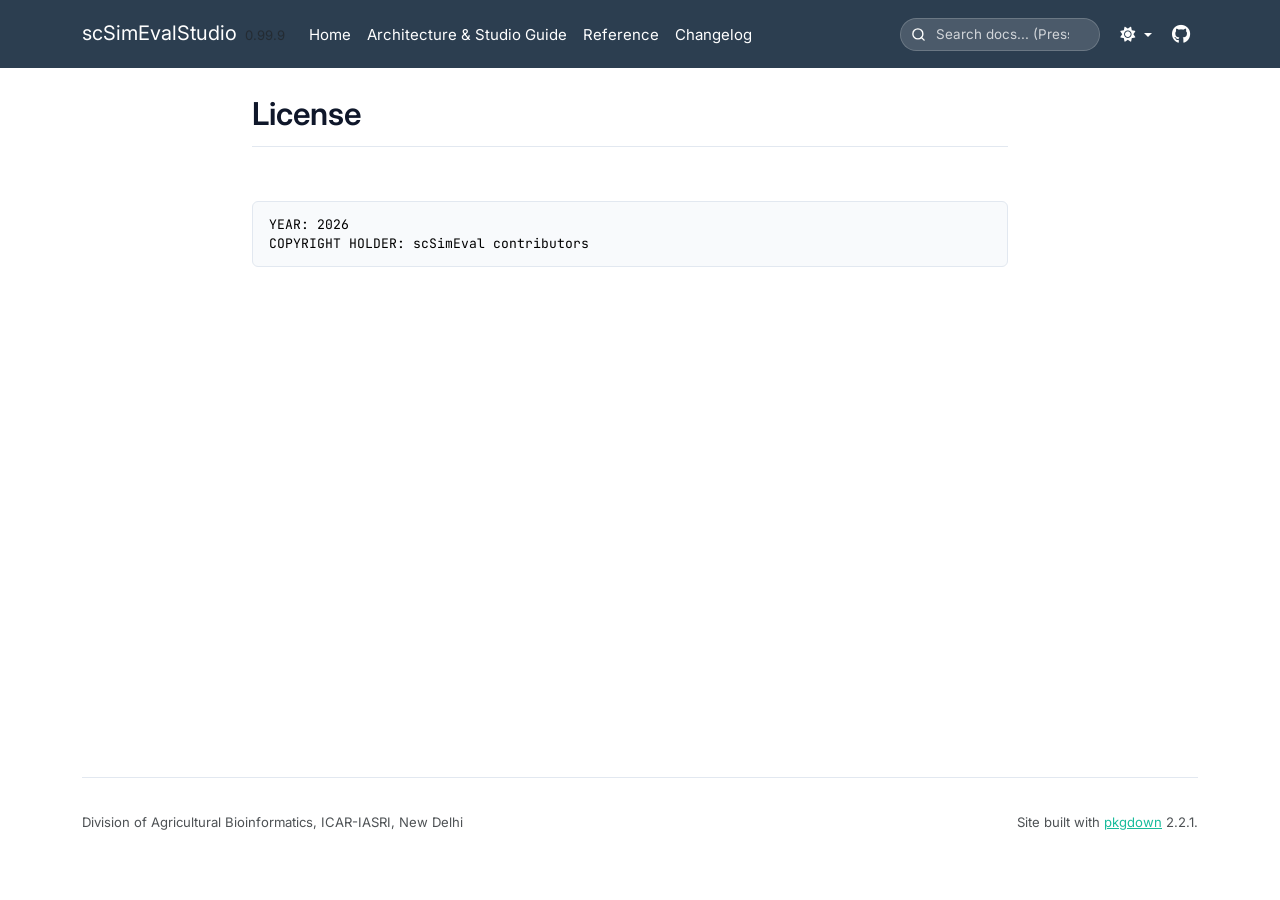
<file: docs/LICENSE-text.html>
<!DOCTYPE html>
<!-- Generated by pkgdown: do not edit by hand --><html lang="en"><head><meta http-equiv="Content-Type" content="text/html; charset=UTF-8"><meta charset="utf-8"><meta http-equiv="X-UA-Compatible" content="IE=edge"><meta name="viewport" content="width=device-width, initial-scale=1, shrink-to-fit=no"><title>License • scSimEvalStudio</title><!-- favicons --><link rel="icon" type="image/png" sizes="96x96" href="favicon-96x96.png"><link rel="icon" type="”image/svg+xml”" href="favicon.svg"><link rel="apple-touch-icon" sizes="180x180" href="apple-touch-icon.png"><link rel="icon" sizes="any" href="favicon.ico"><link rel="manifest" href="site.webmanifest"><script src="lightswitch.js"></script><script src="deps/jquery-3.6.0/jquery-3.6.0.min.js"></script><meta name="viewport" content="width=device-width, initial-scale=1, shrink-to-fit=no"><link href="deps/bootstrap-5.3.8/bootstrap.min.css" rel="stylesheet"><script src="deps/bootstrap-5.3.8/bootstrap.bundle.min.js"></script><link href="deps/font-awesome-6.5.2/css/all.min.css" rel="stylesheet"><link href="deps/font-awesome-6.5.2/css/v4-shims.min.css" rel="stylesheet"><script src="deps/headroom-0.11.0/headroom.min.js"></script><script src="deps/headroom-0.11.0/jQuery.headroom.min.js"></script><script src="deps/bootstrap-toc-1.0.1/bootstrap-toc.min.js"></script><script src="deps/clipboard.js-2.0.11/clipboard.min.js"></script><script src="deps/search-1.0.0/autocomplete.jquery.min.js"></script><script src="deps/search-1.0.0/fuse.min.js"></script><script src="deps/search-1.0.0/mark.min.js"></script><!-- pkgdown --><script src="pkgdown.js"></script><link href="extra.css" rel="stylesheet"><meta property="og:title" content="License"><meta property="og:image" content="https://kabilanbio.github.io/scSimEvalStudio/logo.png"><link rel="preconnect" href="https://fonts.googleapis.com"><link rel="preconnect" href="https://fonts.gstatic.com" crossorigin><link href="https://fonts.googleapis.com/css2?family=Inter:wght@300;400;500;600;700&amp;family=JetBrains+Mono:wght@400;500&amp;display=swap" rel="stylesheet"></head><body>
    <a href="#main" class="visually-hidden-focusable">Skip to contents</a>


    <nav class="navbar navbar-expand-lg fixed-top " aria-label="Site navigation"><div class="container">

    <a class="navbar-brand me-2" href="index.html">scSimEvalStudio</a>

    <small class="nav-text text-muted me-auto" data-bs-toggle="tooltip" data-bs-placement="bottom" title="">0.99.9</small>


    <button class="navbar-toggler" type="button" data-bs-toggle="collapse" data-bs-target="#navbar" aria-controls="navbar" aria-expanded="false" aria-label="Toggle navigation">
      <span class="navbar-toggler-icon"></span>
    </button>

    <div id="navbar" class="collapse navbar-collapse ms-3">
      <ul class="navbar-nav me-auto"><li class="nav-item"><a class="nav-link" href="index.html">Home</a></li>
<li class="nav-item"><a class="nav-link" href="articles/scSimEvalStudio-workflow.html">Architecture &amp; Studio Guide</a></li>
<li class="nav-item"><a class="nav-link" href="reference/index.html">Reference</a></li>
<li class="nav-item"><a class="nav-link" href="news/index.html">Changelog</a></li>
      </ul><ul class="navbar-nav"><li class="nav-item"><form class="form-inline" role="search">
 <input class="form-control" type="search" name="search-input" id="search-input" autocomplete="off" aria-label="Search site" placeholder="Search for" data-search-index="search.json"></form></li>
<li class="nav-item dropdown">
  <button class="nav-link dropdown-toggle" type="button" id="dropdown-lightswitch" data-bs-toggle="dropdown" aria-expanded="false" aria-haspopup="true" aria-label="Light switch"><span class="fa fa-sun"></span></button>
  <ul class="dropdown-menu dropdown-menu-end" aria-labelledby="dropdown-lightswitch"><li><button class="dropdown-item" data-bs-theme-value="light"><span class="fa fa-sun"></span> Light</button></li>
    <li><button class="dropdown-item" data-bs-theme-value="dark"><span class="fa fa-moon"></span> Dark</button></li>
    <li><button class="dropdown-item" data-bs-theme-value="auto"><span class="fa fa-adjust"></span> Auto</button></li>
  </ul></li>
<li class="nav-item"><a class="external-link nav-link" href="https://github.com/kabilanbio/scSimEvalStudio" aria-label="GitHub repository"><span class="fa fa-github fa-lg"></span></a></li>
      </ul></div>


  </div>
</nav><div class="container template-title-body">
<div class="row">
  <main id="main" class="col-md-9"><div class="page-header">
      <img src="logo.png" class="logo" alt=""><h1>License</h1>

    </div>

<pre>YEAR: 2026
COPYRIGHT HOLDER: scSimEval contributors
</pre>

  </main></div>


    <footer><div class="pkgdown-footer-left">
  <p>Division of Agricultural Bioinformatics, ICAR-IASRI, New Delhi</p>
</div>

<div class="pkgdown-footer-right">
  <p>Site built with <a href="https://pkgdown.r-lib.org/" class="external-link">pkgdown</a> 2.2.1.</p>
</div>

    </footer></div>



  <script>
document.addEventListener("DOMContentLoaded", function() {
  function safeGetStorage(key) {
    try { return window.localStorage.getItem(key); } catch (e) { return null; }
  }
  function safeSetStorage(key, val) {
    try { window.localStorage.setItem(key, val); } catch (e) {}
  }

  // Hide citation block and its TOC link on authors page if present
  const citationHeader = document.getElementById("citation");
  if (citationHeader && citationHeader.closest(".section")) {
    citationHeader.closest(".section").remove();
  }
  const tocCitationLink = document.querySelector('#toc a[href="#citation"]');
  if (tocCitationLink && tocCitationLink.closest("li")) {
    tocCitationLink.closest("li").remove();
  }
  const authorsH1 = document.querySelector(".template-citation-authors h1");
  if (authorsH1 && authorsH1.textContent.includes("Citation")) {
    authorsH1.textContent = "Authors";
    if (document.title && document.title.includes("Authors and Citation")) {
      document.title = document.title.replace("Authors and Citation", "Authors");
    }
  }
  // Custom search placeholder
  const searchInput = document.getElementById("search-input");
  if (searchInput) {
    searchInput.placeholder = "Search docs... (Press /)";
  }

  // On this page (TOC) Hide / Show Toggle Feature
  const tocNav = document.getElementById("toc");
  if (tocNav) {
    const tocAside = tocNav.closest("aside") || tocNav.closest(".col-md-3");
    const mainEl = document.getElementById("main");
    const tocH2 = tocNav.querySelector("h2");

    if (tocAside && mainEl && tocH2) {
      if (!document.getElementById("btn-hide-toc")) {
        const hideBtn = document.createElement("button");
        hideBtn.id = "btn-hide-toc";
        hideBtn.type = "button";
        hideBtn.className = "btn btn-sm btn-outline-secondary float-end toc-toggle-btn";
        hideBtn.title = "Hide 'On this page' sidebar";
        hideBtn.setAttribute("aria-label", "Hide Table of Contents");
        hideBtn.innerHTML = '<span class="fa fa-angle-right me-1"></span>Hide';
        tocH2.appendChild(hideBtn);

        hideBtn.addEventListener("click", function(e) {
          e.preventDefault();
          setTocState(false);
        });
      }

      let showBtn = document.getElementById("btn-show-toc");
      if (!showBtn) {
        showBtn = document.createElement("button");
        showBtn.id = "btn-show-toc";
        showBtn.type = "button";
        showBtn.className = "btn btn-sm btn-primary toc-floating-show-btn shadow-sm d-none";
        showBtn.title = "Show 'On this page' sidebar";
        showBtn.setAttribute("aria-label", "Show Table of Contents");
        showBtn.innerHTML = '<span class="fa fa-list-ul me-1"></span> On this page';
        document.body.appendChild(showBtn);

        showBtn.addEventListener("click", function(e) {
          e.preventDefault();
          setTocState(true);
        });
      }

      function setTocState(visible) {
        const container = mainEl.closest(".container") || mainEl.closest(".container-fluid") || document.querySelector(".container.template-article") || document.querySelector("body > .container");
        if (visible) {
          document.body.classList.remove("toc-collapsed");
          if (container) container.classList.remove("container-fullwidth");
          tocAside.classList.remove("d-none");
          tocAside.style.display = "";
          mainEl.classList.remove("col-md-12", "main-expanded");
          mainEl.classList.add("col-md-9");
          mainEl.style.width = "";
          mainEl.style.maxWidth = "";
          mainEl.style.flex = "";
          if (showBtn) showBtn.classList.add("d-none");
          safeSetStorage("scSimEval_toc_hidden", "false");
        } else {
          document.body.classList.add("toc-collapsed");
          if (container) container.classList.add("container-fullwidth");
          tocAside.classList.add("d-none");
          tocAside.style.display = "none";
          mainEl.classList.remove("col-md-9");
          mainEl.classList.add("col-md-12", "main-expanded");
          mainEl.style.width = "100%";
          mainEl.style.maxWidth = "100%";
          mainEl.style.flex = "0 0 100%";
          if (showBtn) showBtn.classList.remove("d-none");
          safeSetStorage("scSimEval_toc_hidden", "true");
        }
      }

      if (safeGetStorage("scSimEval_toc_hidden") === "true") {
        setTocState(false);
      }
    }
  }

  /* ===== FULLSCREEN IMAGE VIEWER LIGHTBOX ===== */
  window.scOpenLightbox = function(imgSrc) {
    if (!imgSrc) return;
    var existing = document.getElementById("sc_lightbox_overlay");
    if (existing) existing.remove();

    var overlay = document.createElement("div");
    overlay.id = "sc_lightbox_overlay";
    overlay.className = "sc-lightbox-overlay";

    var closeBtn = document.createElement("button");
    closeBtn.className = "sc-lightbox-close";
    closeBtn.type = "button";
    closeBtn.title = "Close Viewer (Esc)";
    closeBtn.setAttribute("aria-label", "Close Fullscreen Viewer");
    closeBtn.innerHTML = "&times;";

    var canvas = document.createElement("div");
    canvas.className = "sc-lightbox-canvas";

    var img = document.createElement("img");
    img.className = "sc-lightbox-img";
    img.src = imgSrc;
    canvas.appendChild(img);

    var bar = document.createElement("div");
    bar.className = "sc-lightbox-bar";
    bar.innerHTML =
      '<button type="button" id="sc_lb_out" title="Zoom Out (-)"><i class="fa fa-search-minus"></i></button>' +
      '<input type="range" id="sc_lb_slider" min="10" max="600" step="5" value="100">' +
      '<button type="button" id="sc_lb_in" title="Zoom In (+)"><i class="fa fa-search-plus"></i></button>' +
      '<span id="sc_lb_pct" style="font-family:monospace;min-width:48px;text-align:center;font-weight:700;">100%</span>' +
      '<button type="button" id="sc_lb_fit" title="Fit to Window (0)">Fit</button>' +
      '<button type="button" id="sc_lb_100" title="Actual Size (1)">100%</button>' +
      '<span class="d-none d-md-inline" style="font-size:0.74rem;opacity:0.75;margin-left:4px;">Wheel: Zoom • Drag: Pan • Esc: Close</span>';

    overlay.appendChild(closeBtn);
    overlay.appendChild(canvas);
    overlay.appendChild(bar);
    document.body.appendChild(overlay);

    var state = { scale: 1, tx: 0, ty: 0, dragging: false, moved: false, sx: 0, sy: 0, stx: 0, sty: 0 };
    var lbSlider = document.getElementById("sc_lb_slider");
    var lbPct = document.getElementById("sc_lb_pct");

    function applyTransform() {
      img.style.transform = "translate3d(" + state.tx + "px," + state.ty + "px,0) scale(" + state.scale + ")";
      var p = Math.round(state.scale * 100);
      lbPct.innerText = p + "%";
      lbSlider.value = Math.max(10, Math.min(600, p));
    }

    function fitImage() {
      var nw = img.naturalWidth || img.width || 900;
      var nh = img.naturalHeight || img.height || 600;
      var vw = window.innerWidth * 0.90;
      var vh = (window.innerHeight - 90) * 0.92;
      state.scale = Math.max(0.1, Math.min(4, Math.min(vw / nw, vh / nh)));
      state.tx = 0;
      state.ty = 0;
      applyTransform();
    }

    function zoomAt(newScale, clientX, clientY) {
      newScale = Math.max(0.10, Math.min(6.0, newScale));
      var cx = window.innerWidth / 2;
      var cy = window.innerHeight / 2;
      var dx = (typeof clientX === "number") ? (clientX - cx) : 0;
      var dy = (typeof clientY === "number") ? (clientY - cy) : 0;
      var ratio = newScale / state.scale;
      state.tx = dx - (dx - state.tx) * ratio;
      state.ty = dy - (dy - state.ty) * ratio;
      state.scale = newScale;
      applyTransform();
    }

    if (img.complete && img.naturalWidth > 0) fitImage(); else img.onload = fitImage;

    canvas.addEventListener("wheel", function(e) {
      e.preventDefault();
      var mult = e.deltaY < 0 ? 1.12 : (1 / 1.12);
      zoomAt(state.scale * mult, e.clientX, e.clientY);
    }, { passive: false });

    canvas.addEventListener("mousedown", function(e) {
      if (e.button !== 0) return;
      e.preventDefault();
      state.dragging = true;
      state.moved = false;
      state.sx = e.clientX; state.sy = e.clientY;
      state.stx = state.tx; state.sty = state.ty;
      canvas.classList.add("sc-panning");
    });

    function onLbMove(e) {
      if (!state.dragging) return;
      var dx = e.clientX - state.sx;
      var dy = e.clientY - state.sy;
      if (Math.abs(dx) > 4 || Math.abs(dy) > 4) state.moved = true;
      state.tx = state.stx + dx;
      state.ty = state.sty + dy;
      applyTransform();
    }

    function onLbUp() {
      if (!state.dragging) return;
      state.dragging = false;
      canvas.classList.remove("sc-panning");
    }

    window.addEventListener("mousemove", onLbMove);
    window.addEventListener("mouseup", onLbUp);

    canvas.addEventListener("dblclick", function(e) {
      if (Math.abs(state.scale - 2.0) < 0.15) {
        fitImage();
      } else {
        zoomAt(2.0, e.clientX, e.clientY);
      }
    });

    document.getElementById("sc_lb_out").onclick = function() { zoomAt(state.scale / 1.15); };
    document.getElementById("sc_lb_in").onclick = function() { zoomAt(state.scale * 1.15); };
    document.getElementById("sc_lb_fit").onclick = fitImage;
    document.getElementById("sc_lb_100").onclick = function() { state.scale = 1; state.tx = 0; state.ty = 0; applyTransform(); };
    lbSlider.oninput = function() { zoomAt(Number(this.value) / 100); };

    function closeLightbox() {
      window.removeEventListener("mousemove", onLbMove);
      window.removeEventListener("mouseup", onLbUp);
      window.removeEventListener("keydown", onLbKey);
      if (overlay && overlay.parentNode) overlay.remove();
    }

    function onLbKey(e) {
      if (e.key === "Escape") closeLightbox();
      else if (e.key === "+" || e.key === "=") zoomAt(state.scale * 1.15);
      else if (e.key === "-") zoomAt(state.scale / 1.15);
      else if (e.key === "0") fitImage();
      else if (e.key === "1") { state.scale = 1; state.tx = 0; state.ty = 0; applyTransform(); }
    }
    window.addEventListener("keydown", onLbKey);
    closeBtn.onclick = closeLightbox;
    overlay.addEventListener("click", function(e) {
      if (state.moved) {
        state.moved = false;
        return;
      }
      if (e.target === overlay || e.target === canvas) closeLightbox();
    });
  };

  /* ===== IN-ARTICLE FIGURE ZOOM & PAN COMPONENT ===== */
  function initDocPlotZoom() {
    var images = document.querySelectorAll(
      "#main .figure img, #main figure img, #main img.r-plt, #main p > img:not(.logo), .template-article .figure img, .template-article figure img"
    );
    images.forEach(function(img, idx) {
      if (img.closest(".sc-doc-zoom-wrapper")) return;
      if (img.classList.contains("logo") || (img.src && (img.src.indexOf("shields.io") !== -1 || img.src.indexOf("badge") !== -1))) return;
      if (img.naturalWidth > 0 && img.naturalWidth < 120) return;

      var id = "doc_zoom_" + idx;
      var wrapper = document.createElement("div");
      wrapper.className = "sc-doc-zoom-wrapper";
      wrapper.id = "wrap_" + id;

      var toolbar = document.createElement("div");
      toolbar.className = "sc-doc-zoom-toolbar";
      toolbar.innerHTML =
        '<span class="d-none d-md-inline-flex align-items-center gap-1 sc-doc-zoom-hint">' +
          '<i class="fa fa-hand text-secondary"></i>' +
          '<span>Drag to pan • Ctrl+Wheel or Slider to zoom</span>' +
        '</span>' +
        '<div class="d-flex align-items-center flex-wrap gap-1 ms-auto">' +
          '<button type="button" class="btn btn-outline-secondary btn-sm py-0 px-2 sc-btn-out" title="Zoom Out (-10%)"><i class="fa fa-search-minus"></i></button>' +
          '<input type="range" class="sc-zoom-slider" min="25" max="400" step="5" value="100" title="Slide to Zoom (25% - 400%)">' +
          '<button type="button" class="btn btn-outline-secondary btn-sm py-0 px-2 sc-btn-in" title="Zoom In (+10%)"><i class="fa fa-search-plus"></i></button>' +
          '<span class="badge bg-white text-dark border px-2 py-1 ms-1 sc-doc-zoom-badge">100%</span>' +
          '<button type="button" class="btn btn-outline-secondary btn-sm py-0 px-2 ms-1 sc-btn-fit" title="Fit Plot to Viewport"><i class="fa fa-compress"></i> Fit</button>' +
          '<button type="button" class="btn btn-outline-primary btn-sm py-0 px-2 sc-btn-reset" title="Reset to 100% Actual View">100%</button>' +
          '<button type="button" class="btn btn-primary btn-sm py-0 px-2 ms-1 sc-btn-full" title="Open Fullscreen Image Viewer"><i class="fa fa-expand"></i> Full View</button>' +
        '</div>';

      var container = document.createElement("div");
      container.className = "sc-doc-zoom-container";
      container.id = "container_" + id;

      var stage = document.createElement("div");
      stage.className = "sc-doc-zoom-stage";
      stage.id = "stage_" + id;

      var target = document.createElement("div");
      target.className = "sc-doc-zoom-target";
      target.id = "target_" + id;

      img.parentNode.insertBefore(wrapper, img);
      target.appendChild(img);
      stage.appendChild(target);
      container.appendChild(stage);
      wrapper.appendChild(toolbar);
      wrapper.appendChild(container);

      var curZoom = 100;
      var slider = toolbar.querySelector(".sc-zoom-slider");
      var badge = toolbar.querySelector(".sc-doc-zoom-badge");
      var btnOut = toolbar.querySelector(".sc-btn-out");
      var btnIn = toolbar.querySelector(".sc-btn-in");
      var btnFit = toolbar.querySelector(".sc-btn-fit");
      var btnReset = toolbar.querySelector(".sc-btn-reset");
      var btnFull = toolbar.querySelector(".sc-btn-full");

      function syncPannable() {
        if (container.scrollWidth > container.clientWidth + 2 || container.scrollHeight > container.clientHeight + 2 || curZoom > 100) {
          container.classList.add("sc-pannable");
        } else {
          container.classList.remove("sc-pannable");
        }
      }

      if (img.complete && img.naturalWidth > 0) syncPannable(); else img.addEventListener("load", syncPannable);

      function setZoom(next, anchorX, anchorY) {
        next = Math.max(25, Math.min(400, Math.round(next)));
        var prev = curZoom;
        curZoom = next;
        slider.value = next;
        badge.innerText = next + "%";

        if (next === 100) {
          target.style.transform = "";
          target.style.position = "relative";
          target.style.top = "";
          target.style.left = "";
          target.style.width = "100%";
          target.style.height = "";
          stage.style.width = "100%";
          stage.style.height = "";
          stage.style.overflow = "visible";
          delete target.dataset.baseW;
          delete target.dataset.baseH;
          syncPannable();
          return;
        }

        if (prev === 100 || !target.dataset.baseW) {
          var bw = img.offsetWidth || 800;
          var bh = img.offsetHeight || 500;
          if (bw > 40 && bh > 40) {
            target.dataset.baseW = String(bw);
            target.dataset.baseH = String(bh);
          }
        }

        var baseW = Number(target.dataset.baseW) || 800;
        var baseH = Number(target.dataset.baseH) || 500;
        var prevFactor = prev / 100;
        var factor = next / 100;

        var rect = container.getBoundingClientRect();
        var relX = (typeof anchorX === "number") ? (anchorX - rect.left) : (container.clientWidth / 2);
        var relY = (typeof anchorY === "number") ? (anchorY - rect.top) : (container.clientHeight / 2);
        var contentX = (container.scrollLeft + relX) / (prevFactor || 1);
        var contentY = (container.scrollTop + relY) / (prevFactor || 1);

        stage.style.width = Math.round(baseW * factor) + "px";
        stage.style.height = Math.round(baseH * factor) + "px";
        stage.style.overflow = "hidden";

        target.style.position = "absolute";
        target.style.top = "0px";
        target.style.left = "0px";
        target.style.width = baseW + "px";
        target.style.height = baseH + "px";
        target.style.transformOrigin = "0 0";
        target.style.transform = "scale(" + factor + ")";

        container.scrollLeft = Math.max(0, Math.round(contentX * factor - relX));
        container.scrollTop = Math.max(0, Math.round(contentY * factor - relY));

        syncPannable();
      }

      slider.addEventListener("input", function() { setZoom(Number(this.value)); });
      btnOut.addEventListener("click", function() { setZoom(curZoom - 10); });
      btnIn.addEventListener("click", function() { setZoom(curZoom + 10); });
      btnReset.addEventListener("click", function() {
        setZoom(100);
        container.scrollLeft = 0;
        container.scrollTop = 0;
      });
      btnFit.addEventListener("click", function() {
        setZoom(100);
        var bw = img.offsetWidth || 800;
        var bh = img.offsetHeight || 500;
        var availW = Math.max(120, container.clientWidth - 20);
        var availH = Math.max(120, container.clientHeight - 20);
        var fitScale = Math.min(availW / bw, availH / bh);
        var fitPct = Math.max(25, Math.min(100, Math.floor(fitScale * 100)));
        setZoom(fitPct);
      });
      btnFull.addEventListener("click", function() {
        window.scOpenLightbox(img.src);
      });

      img.addEventListener("dblclick", function(e) {
        if (curZoom > 100) {
          setZoom(100);
        } else {
          setZoom(175, e.clientX, e.clientY);
        }
      });

      container.addEventListener("wheel", function(e) {
        if (!e.ctrlKey) return;
        e.preventDefault();
        var delta = e.deltaY < 0 ? 15 : -15;
        setZoom(curZoom + delta, e.clientX, e.clientY);
      }, { passive: false });

      var isDragging = false;
      var startX = 0, startY = 0, startSL = 0, startST = 0;
      container.addEventListener("mousedown", function(e) {
        if (e.button !== 0) return;
        if (container.scrollWidth <= container.clientWidth && container.scrollHeight <= container.clientHeight && curZoom <= 100) return;
        e.preventDefault();
        isDragging = true;
        container.classList.add("sc-panning");
        startX = e.clientX;
        startY = e.clientY;
        startSL = container.scrollLeft;
        startST = container.scrollTop;
      });

      window.addEventListener("mousemove", function(e) {
        if (!isDragging) return;
        e.preventDefault();
        container.scrollLeft = startSL - (e.clientX - startX);
        container.scrollTop = startST - (e.clientY - startY);
      });

      window.addEventListener("mouseup", function() {
        if (isDragging) {
          isDragging = false;
          container.classList.remove("sc-panning");
        }
      });
    });
  }
  initDocPlotZoom();
});
</script></body></html>
</file>
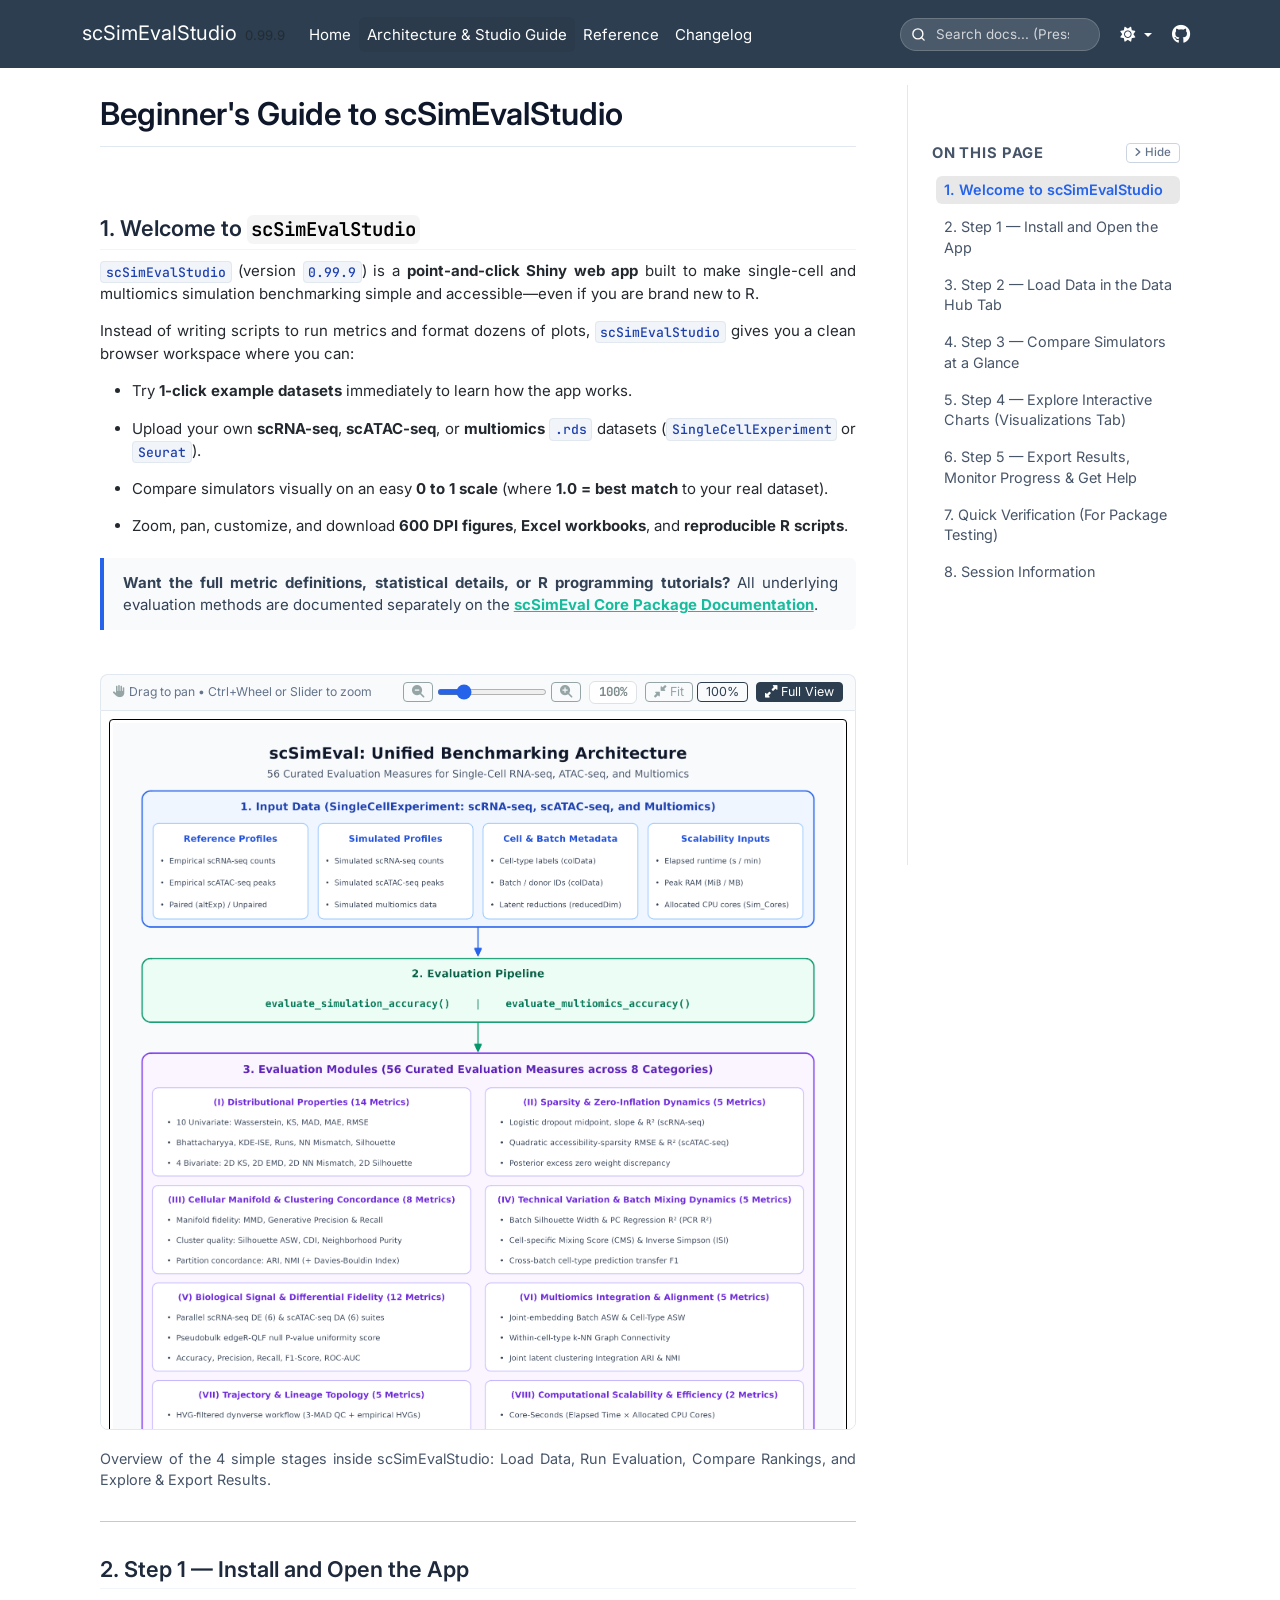
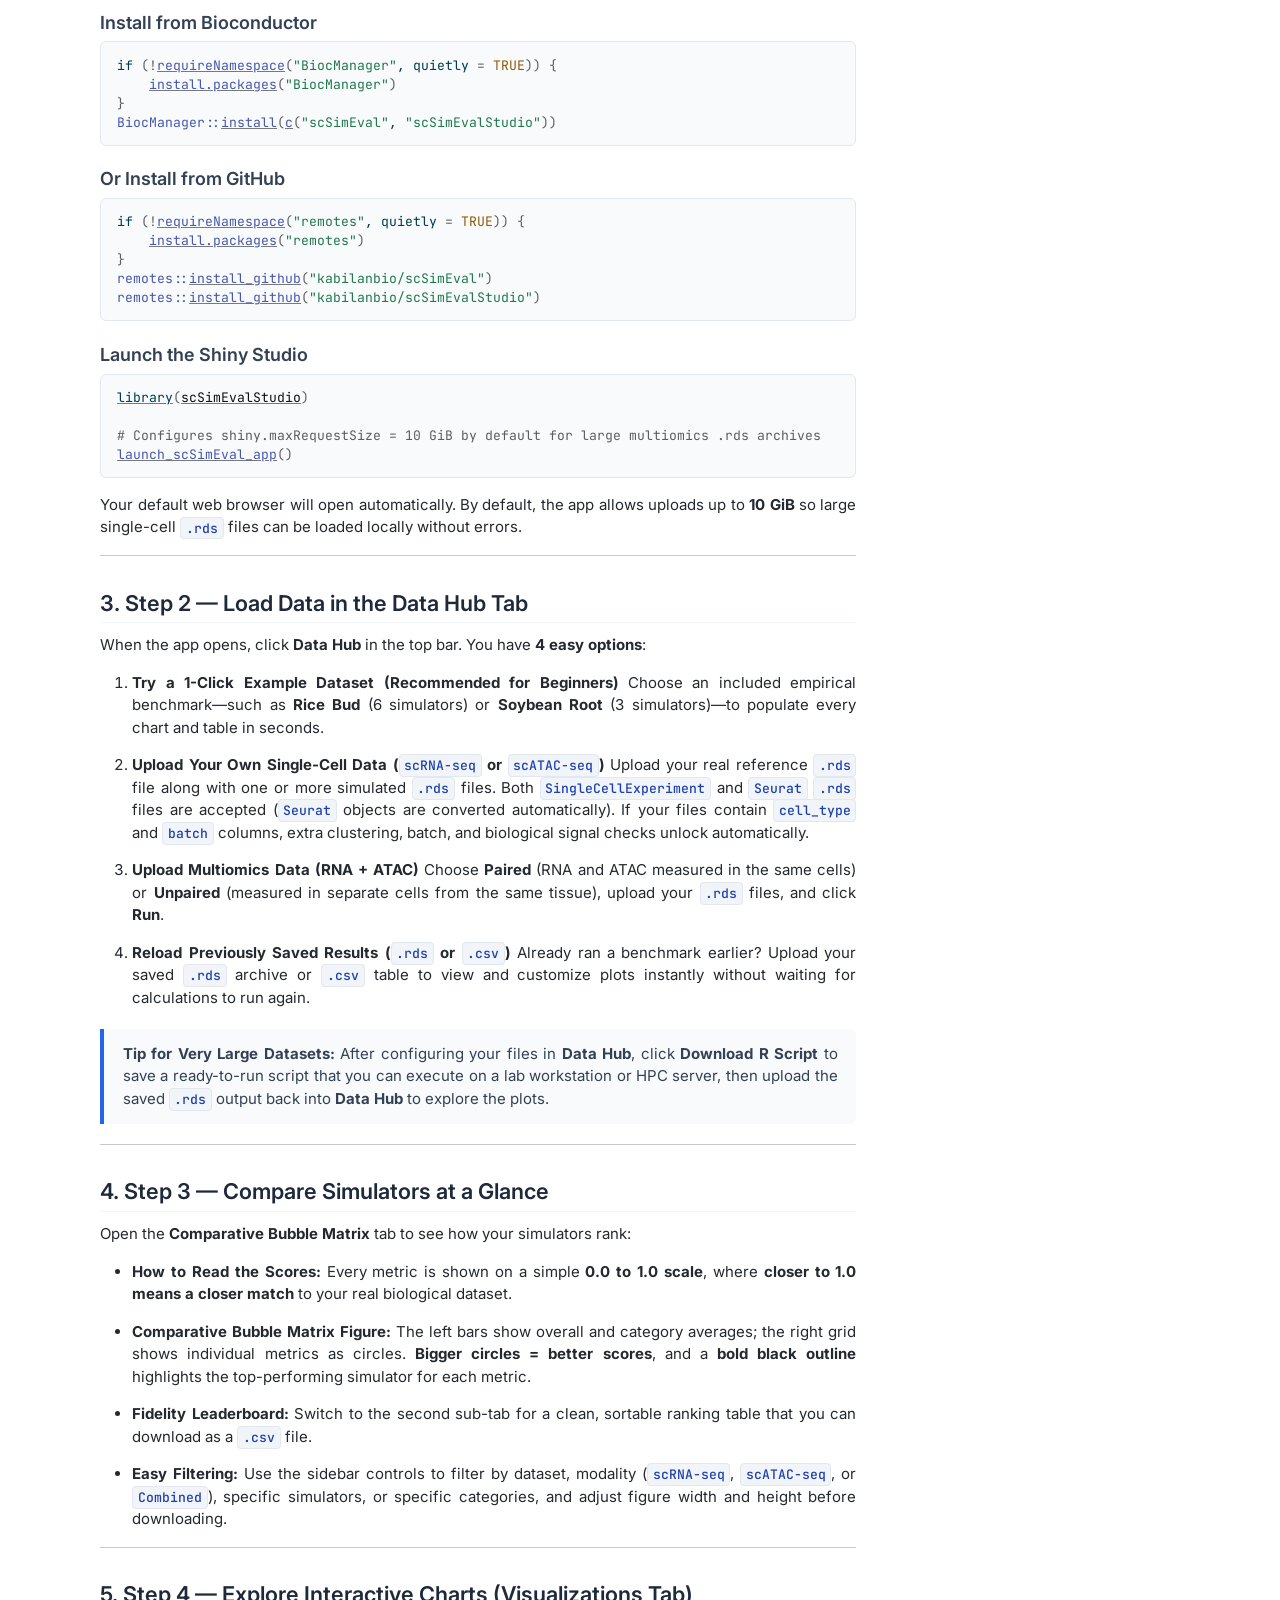
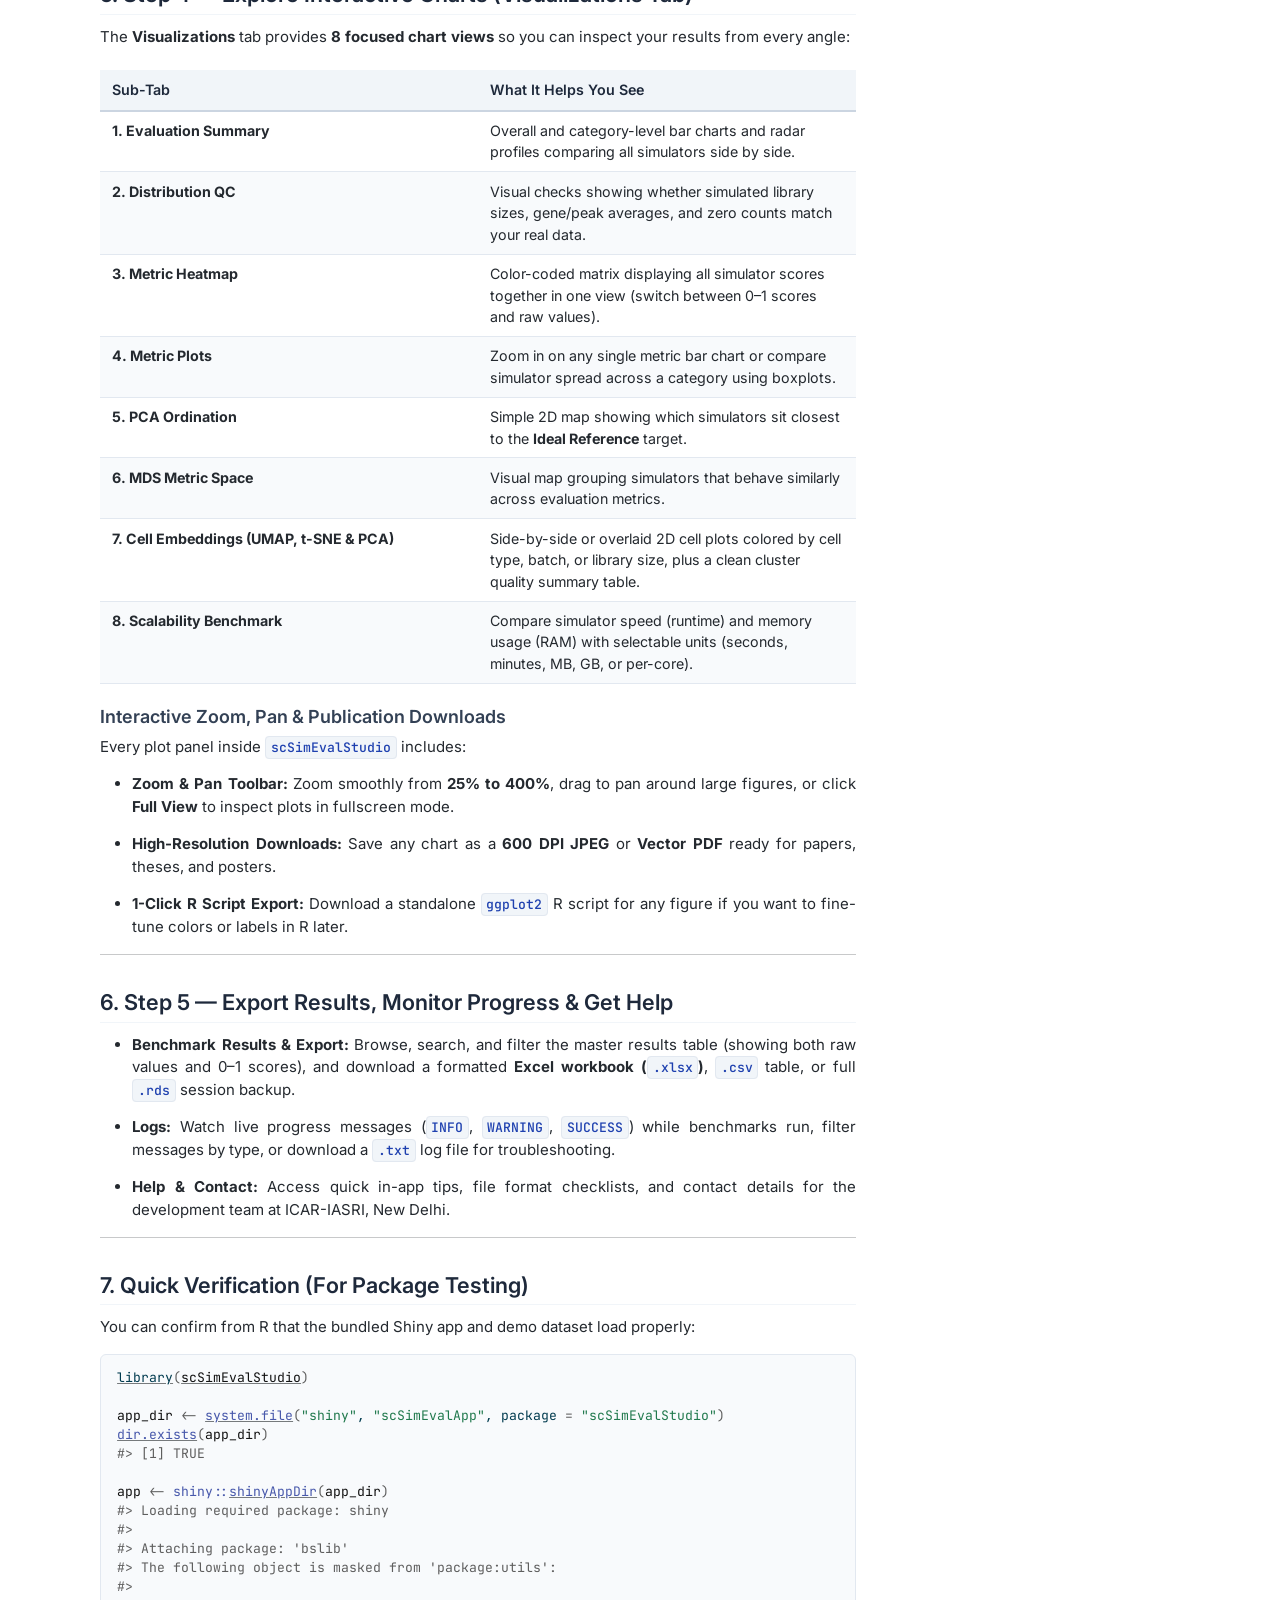
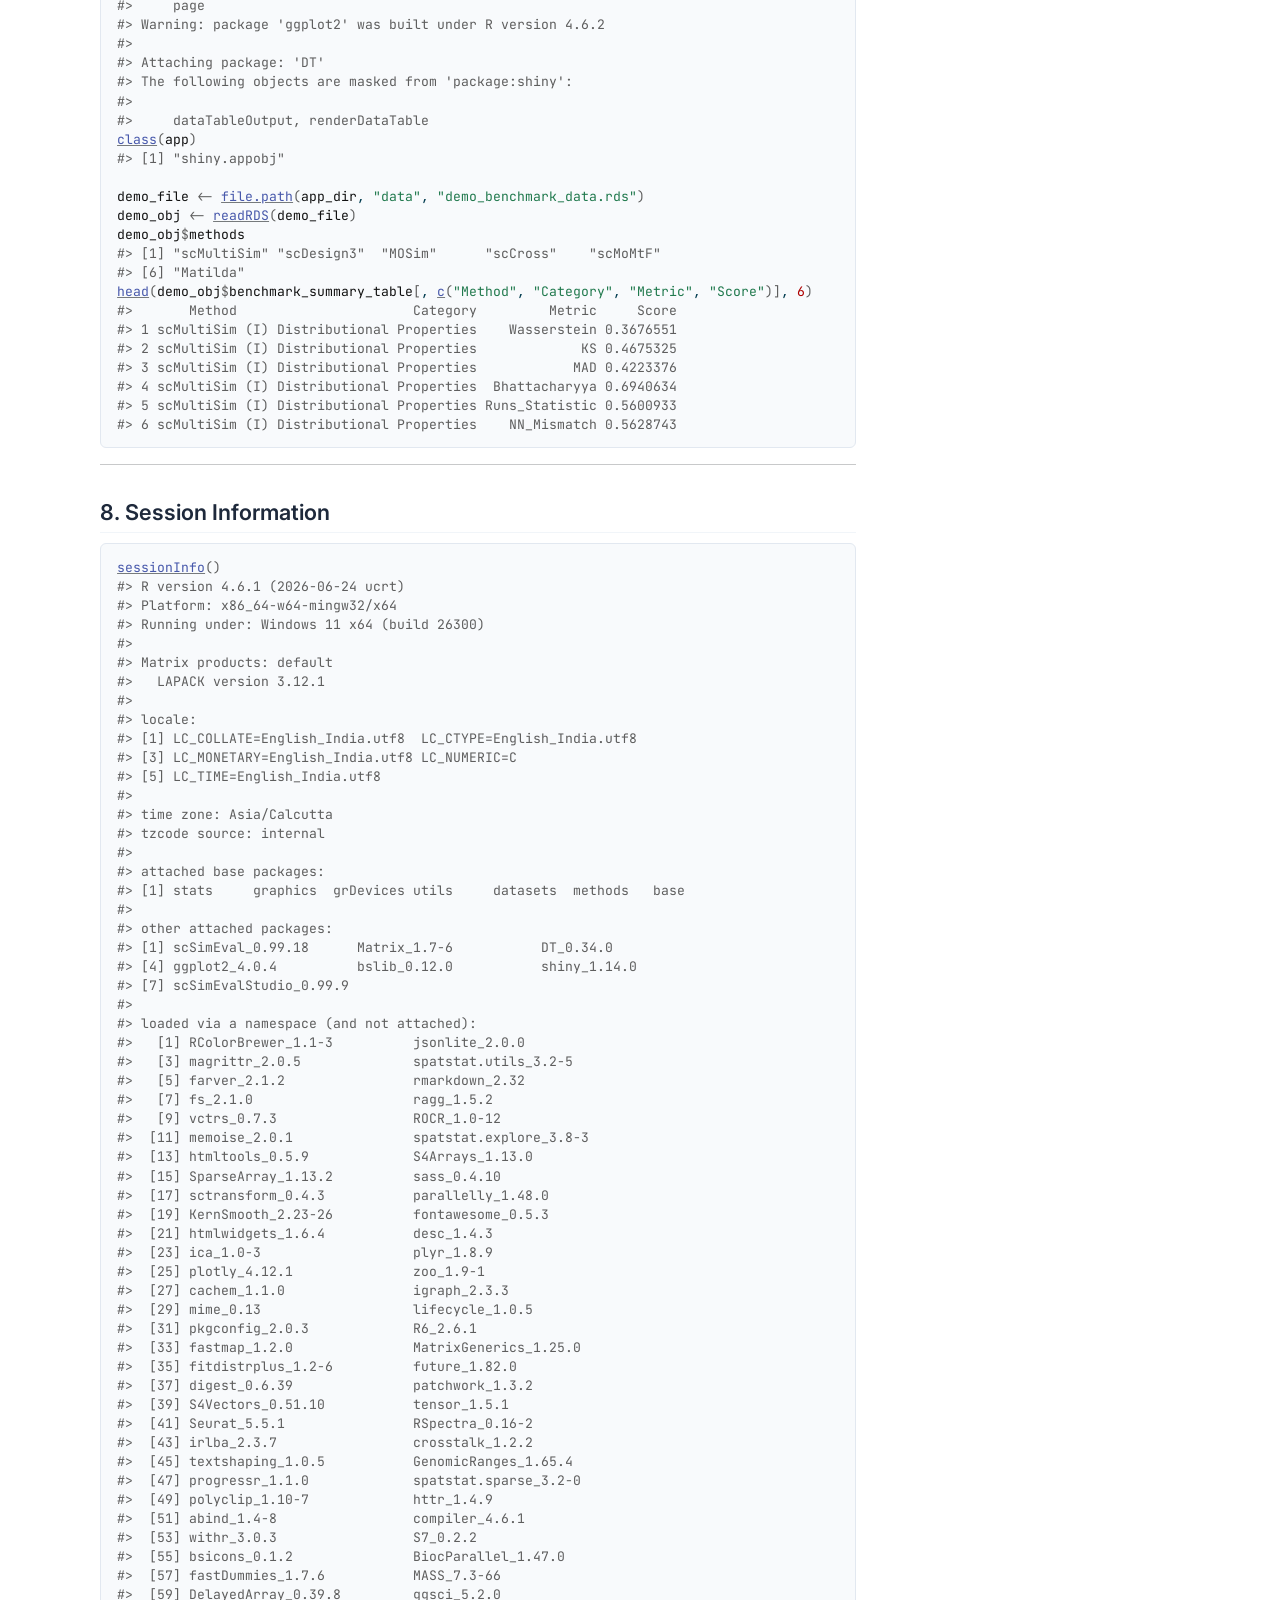
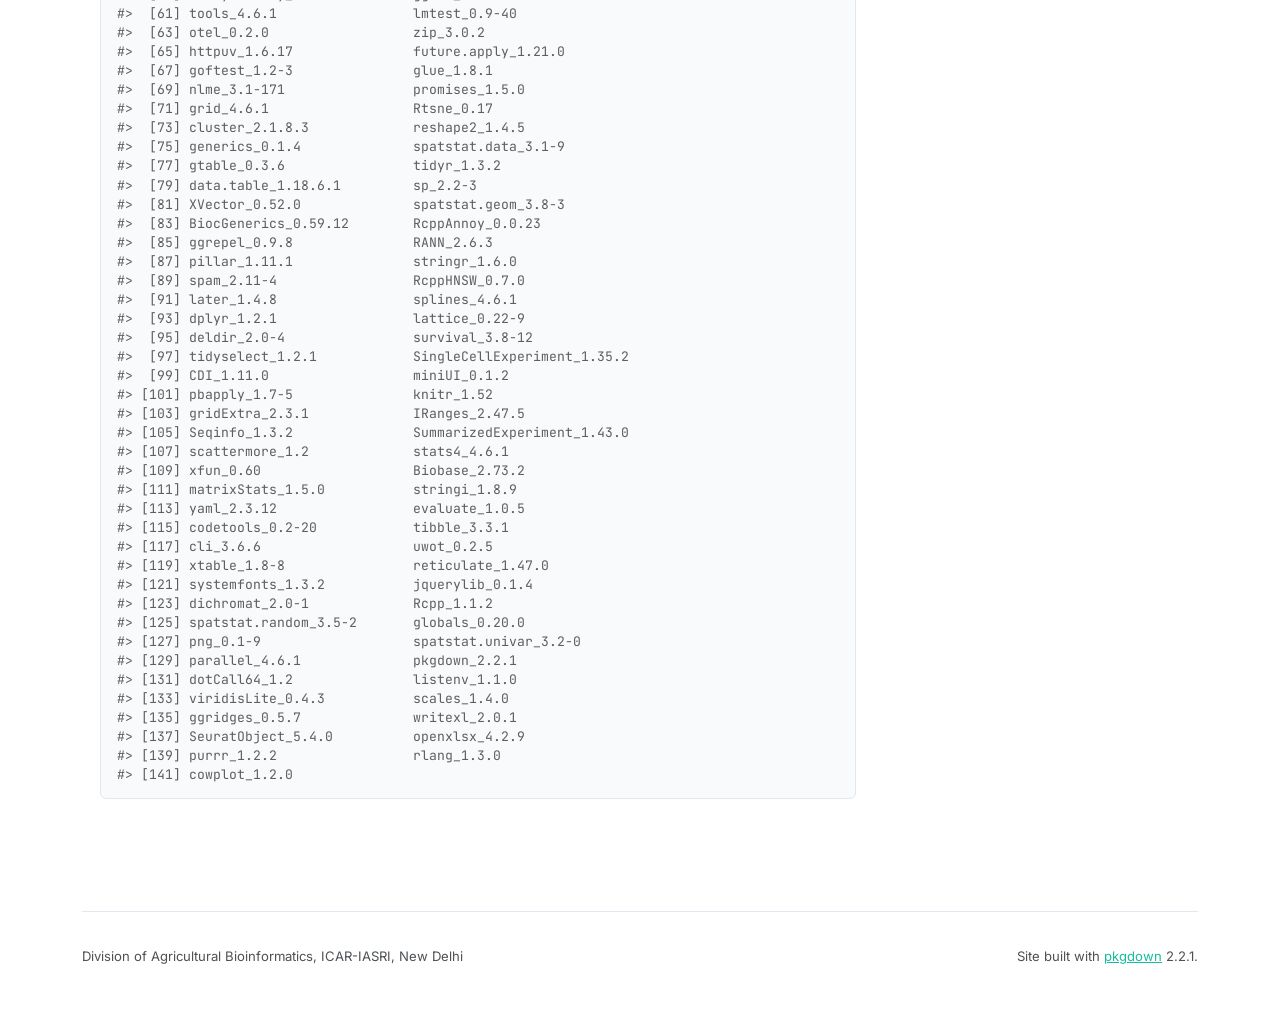
<file: docs/articles/scSimEvalStudio-workflow.html>
<!DOCTYPE html>
<!-- Generated by pkgdown: do not edit by hand --><html lang="en">
<head>
<meta http-equiv="Content-Type" content="text/html; charset=UTF-8">
<meta charset="utf-8">
<meta http-equiv="X-UA-Compatible" content="IE=edge">
<meta name="viewport" content="width=device-width, initial-scale=1, shrink-to-fit=no">
<title>Beginner's Guide to scSimEvalStudio • scSimEvalStudio</title>
<!-- favicons --><link rel="icon" type="image/png" sizes="96x96" href="../favicon-96x96.png">
<link rel="icon" type="”image/svg+xml”" href="../favicon.svg">
<link rel="apple-touch-icon" sizes="180x180" href="../apple-touch-icon.png">
<link rel="icon" sizes="any" href="../favicon.ico">
<link rel="manifest" href="../site.webmanifest">
<script src="../lightswitch.js"></script><script src="../deps/jquery-3.6.0/jquery-3.6.0.min.js"></script><meta name="viewport" content="width=device-width, initial-scale=1, shrink-to-fit=no">
<link href="../deps/bootstrap-5.3.8/bootstrap.min.css" rel="stylesheet">
<script src="../deps/bootstrap-5.3.8/bootstrap.bundle.min.js"></script><link href="../deps/font-awesome-6.5.2/css/all.min.css" rel="stylesheet">
<link href="../deps/font-awesome-6.5.2/css/v4-shims.min.css" rel="stylesheet">
<script src="../deps/headroom-0.11.0/headroom.min.js"></script><script src="../deps/headroom-0.11.0/jQuery.headroom.min.js"></script><script src="../deps/bootstrap-toc-1.0.1/bootstrap-toc.min.js"></script><script src="../deps/clipboard.js-2.0.11/clipboard.min.js"></script><script src="../deps/search-1.0.0/autocomplete.jquery.min.js"></script><script src="../deps/search-1.0.0/fuse.min.js"></script><script src="../deps/search-1.0.0/mark.min.js"></script><!-- pkgdown --><script src="../pkgdown.js"></script><link href="../extra.css" rel="stylesheet">
<meta property="og:title" content="Beginner's Guide to scSimEvalStudio">
<link rel="preconnect" href="https://fonts.googleapis.com">
<link rel="preconnect" href="https://fonts.gstatic.com" crossorigin>
<link href="https://fonts.googleapis.com/css2?family=Inter:wght@300;400;500;600;700&amp;family=JetBrains+Mono:wght@400;500&amp;display=swap" rel="stylesheet">
</head>
<body>
    <a href="#main" class="visually-hidden-focusable">Skip to contents</a>


    <nav class="navbar navbar-expand-lg fixed-top " aria-label="Site navigation"><div class="container">

    <a class="navbar-brand me-2" href="../index.html">scSimEvalStudio</a>

    <small class="nav-text text-muted me-auto" data-bs-toggle="tooltip" data-bs-placement="bottom" title="">0.99.9</small>


    <button class="navbar-toggler" type="button" data-bs-toggle="collapse" data-bs-target="#navbar" aria-controls="navbar" aria-expanded="false" aria-label="Toggle navigation">
      <span class="navbar-toggler-icon"></span>
    </button>

    <div id="navbar" class="collapse navbar-collapse ms-3">
      <ul class="navbar-nav me-auto">
<li class="nav-item"><a class="nav-link" href="../index.html">Home</a></li>
<li class="active nav-item"><a class="nav-link" href="../articles/scSimEvalStudio-workflow.html">Architecture &amp; Studio Guide</a></li>
<li class="nav-item"><a class="nav-link" href="../reference/index.html">Reference</a></li>
<li class="nav-item"><a class="nav-link" href="../news/index.html">Changelog</a></li>
      </ul>
<ul class="navbar-nav">
<li class="nav-item"><form class="form-inline" role="search">
 <input class="form-control" type="search" name="search-input" id="search-input" autocomplete="off" aria-label="Search site" placeholder="Search for" data-search-index="../search.json">
</form></li>
<li class="nav-item dropdown">
  <button class="nav-link dropdown-toggle" type="button" id="dropdown-lightswitch" data-bs-toggle="dropdown" aria-expanded="false" aria-haspopup="true" aria-label="Light switch"><span class="fa fa-sun"></span></button>
  <ul class="dropdown-menu dropdown-menu-end" aria-labelledby="dropdown-lightswitch">
<li><button class="dropdown-item" data-bs-theme-value="light"><span class="fa fa-sun"></span> Light</button></li>
    <li><button class="dropdown-item" data-bs-theme-value="dark"><span class="fa fa-moon"></span> Dark</button></li>
    <li><button class="dropdown-item" data-bs-theme-value="auto"><span class="fa fa-adjust"></span> Auto</button></li>
  </ul>
</li>
<li class="nav-item"><a class="external-link nav-link" href="https://github.com/kabilanbio/scSimEvalStudio" aria-label="GitHub repository"><span class="fa fa-github fa-lg"></span></a></li>
      </ul>
</div>


  </div>
</nav><div class="container template-article">




<div class="row">
  <main id="main" class="col-md-9"><div class="page-header">
      <img src="../logo.png" class="logo" alt=""><h1>Beginner's Guide to scSimEvalStudio</h1>
            
      
      <small class="dont-index">Source: <a href="https://github.com/kabilanbio/scSimEvalStudio/blob/HEAD/vignettes/scSimEvalStudio-workflow.Rmd" class="external-link"><code>vignettes/scSimEvalStudio-workflow.Rmd</code></a></small>
      <div class="d-none name"><code>scSimEvalStudio-workflow.Rmd</code></div>
    </div>

    
    
<div class="section level2">
<h2 id="welcome-to-scsimevalstudio">1. Welcome to <code>scSimEvalStudio</code><a class="anchor" aria-label="anchor" href="#welcome-to-scsimevalstudio"></a>
</h2>
<p><strong><code>scSimEvalStudio</code></strong> (version
<code>0.99.9</code>) is a <strong>point-and-click Shiny web app</strong>
built to make single-cell and multiomics simulation benchmarking simple
and accessible—even if you are brand new to R.</p>
<p>Instead of writing scripts to run metrics and format dozens of plots,
<code>scSimEvalStudio</code> gives you a clean browser workspace where
you can:</p>
<ul>
<li>Try <strong>1-click example datasets</strong> immediately to learn
how the app works.</li>
<li>Upload your own <strong>scRNA-seq</strong>,
<strong>scATAC-seq</strong>, or <strong>multiomics</strong>
<code>.rds</code> datasets (<code>SingleCellExperiment</code> or
<code>Seurat</code>).</li>
<li>Compare simulators visually on an easy <strong>0 to 1 scale</strong>
(where <strong>1.0 = best match</strong> to your real dataset).</li>
<li>Zoom, pan, customize, and download <strong>600 DPI figures</strong>,
<strong>Excel workbooks</strong>, and <strong>reproducible R
scripts</strong>.</li>
</ul>
<blockquote>
<p><strong>Want the full metric definitions, statistical details, or R
programming tutorials?</strong> All underlying evaluation methods are
documented separately on the <strong><a href="https://kabilanbio.github.io/scSimEval/" class="external-link">scSimEval Core Package
Documentation</a></strong>.</p>
</blockquote>
<div class="figure">
<img src="workflow_diagram.png" class="r-plt" alt="Overview of the 4 simple stages inside scSimEvalStudio: Load Data, Run Evaluation, Compare Rankings, and Explore &amp; Export Results." width="100%"><p class="caption">
Overview of the 4 simple stages inside scSimEvalStudio: Load Data, Run
Evaluation, Compare Rankings, and Explore &amp; Export Results.
</p>
</div>
<hr>
</div>
<div class="section level2">
<h2 id="step-1-install-and-open-the-app">2. Step 1 — Install and Open the App<a class="anchor" aria-label="anchor" href="#step-1-install-and-open-the-app"></a>
</h2>
<div class="section level3">
<h3 id="install-from-bioconductor">Install from Bioconductor<a class="anchor" aria-label="anchor" href="#install-from-bioconductor"></a>
</h3>
<div class="sourceCode" id="cb1"><pre class="downlit sourceCode r">
<code class="sourceCode R"><span><span class="kw">if</span> <span class="op">(</span><span class="op">!</span><span class="fu"><a href="https://rdrr.io/r/base/ns-load.html" class="external-link">requireNamespace</a></span><span class="op">(</span><span class="st">"BiocManager"</span>, quietly <span class="op">=</span> <span class="cn">TRUE</span><span class="op">)</span><span class="op">)</span> <span class="op">{</span></span>
<span>    <span class="fu"><a href="https://rdrr.io/r/utils/install.packages.html" class="external-link">install.packages</a></span><span class="op">(</span><span class="st">"BiocManager"</span><span class="op">)</span></span>
<span><span class="op">}</span></span>
<span><span class="fu">BiocManager</span><span class="fu">::</span><span class="fu"><a href="https://bioconductor.github.io/BiocManager/reference/install.html" class="external-link">install</a></span><span class="op">(</span><span class="fu"><a href="https://rdrr.io/r/base/c.html" class="external-link">c</a></span><span class="op">(</span><span class="st">"scSimEval"</span>, <span class="st">"scSimEvalStudio"</span><span class="op">)</span><span class="op">)</span></span></code></pre></div>
</div>
<div class="section level3">
<h3 id="or-install-from-github">Or Install from GitHub<a class="anchor" aria-label="anchor" href="#or-install-from-github"></a>
</h3>
<div class="sourceCode" id="cb2"><pre class="downlit sourceCode r">
<code class="sourceCode R"><span><span class="kw">if</span> <span class="op">(</span><span class="op">!</span><span class="fu"><a href="https://rdrr.io/r/base/ns-load.html" class="external-link">requireNamespace</a></span><span class="op">(</span><span class="st">"remotes"</span>, quietly <span class="op">=</span> <span class="cn">TRUE</span><span class="op">)</span><span class="op">)</span> <span class="op">{</span></span>
<span>    <span class="fu"><a href="https://rdrr.io/r/utils/install.packages.html" class="external-link">install.packages</a></span><span class="op">(</span><span class="st">"remotes"</span><span class="op">)</span></span>
<span><span class="op">}</span></span>
<span><span class="fu">remotes</span><span class="fu">::</span><span class="fu"><a href="https://remotes.r-lib.org/reference/install_github.html" class="external-link">install_github</a></span><span class="op">(</span><span class="st">"kabilanbio/scSimEval"</span><span class="op">)</span></span>
<span><span class="fu">remotes</span><span class="fu">::</span><span class="fu"><a href="https://remotes.r-lib.org/reference/install_github.html" class="external-link">install_github</a></span><span class="op">(</span><span class="st">"kabilanbio/scSimEvalStudio"</span><span class="op">)</span></span></code></pre></div>
</div>
<div class="section level3">
<h3 id="launch-the-shiny-studio">Launch the Shiny Studio<a class="anchor" aria-label="anchor" href="#launch-the-shiny-studio"></a>
</h3>
<div class="sourceCode" id="cb3"><pre class="downlit sourceCode r">
<code class="sourceCode R"><span><span class="kw"><a href="https://rdrr.io/r/base/library.html" class="external-link">library</a></span><span class="op">(</span><span class="va"><a href="https://kabilanbio.github.io/scSimEvalStudio/">scSimEvalStudio</a></span><span class="op">)</span></span>
<span></span>
<span><span class="co"># Configures shiny.maxRequestSize = 10 GiB by default for large multiomics .rds archives</span></span>
<span><span class="fu"><a href="../reference/launch_scSimEval_app.html">launch_scSimEval_app</a></span><span class="op">(</span><span class="op">)</span></span></code></pre></div>
<p>Your default web browser will open automatically. By default, the app
allows uploads up to <strong>10 GiB</strong> so large single-cell
<code>.rds</code> files can be loaded locally without errors.</p>
<hr>
</div>
</div>
<div class="section level2">
<h2 id="step-2-load-data-in-the-data-hub-tab">3. Step 2 — Load Data in the Data Hub Tab<a class="anchor" aria-label="anchor" href="#step-2-load-data-in-the-data-hub-tab"></a>
</h2>
<p>When the app opens, click <strong>Data Hub</strong> in the top bar.
You have <strong>4 easy options</strong>:</p>
<ol style="list-style-type: decimal">
<li>
<strong>Try a 1-Click Example Dataset (Recommended for
Beginners)</strong> Choose an included empirical benchmark—such as
<strong>Rice Bud</strong> (6 simulators) or <strong>Soybean
Root</strong> (3 simulators)—to populate every chart and table in
seconds.</li>
<li>
<strong>Upload Your Own Single-Cell Data (<code>scRNA-seq</code> or
<code>scATAC-seq</code>)</strong> Upload your real reference
<code>.rds</code> file along with one or more simulated
<code>.rds</code> files. Both <code>SingleCellExperiment</code> and
<code>Seurat</code> <code>.rds</code> files are accepted
(<code>Seurat</code> objects are converted automatically). If your files
contain <code>cell_type</code> and <code>batch</code> columns, extra
clustering, batch, and biological signal checks unlock
automatically.</li>
<li>
<strong>Upload Multiomics Data (RNA + ATAC)</strong> Choose
<strong>Paired</strong> (RNA and ATAC measured in the same cells) or
<strong>Unpaired</strong> (measured in separate cells from the same
tissue), upload your <code>.rds</code> files, and click
<strong>Run</strong>.</li>
<li>
<strong>Reload Previously Saved Results (<code>.rds</code> or
<code>.csv</code>)</strong> Already ran a benchmark earlier? Upload your
saved <code>.rds</code> archive or <code>.csv</code> table to view and
customize plots instantly without waiting for calculations to run
again.</li>
</ol>
<blockquote>
<p><strong>Tip for Very Large Datasets:</strong> After configuring your
files in <strong>Data Hub</strong>, click <strong>Download R
Script</strong> to save a ready-to-run script that you can execute on a
lab workstation or HPC server, then upload the saved <code>.rds</code>
output back into <strong>Data Hub</strong> to explore the plots.</p>
</blockquote>
<hr>
</div>
<div class="section level2">
<h2 id="step-3-compare-simulators-at-a-glance">4. Step 3 — Compare Simulators at a Glance<a class="anchor" aria-label="anchor" href="#step-3-compare-simulators-at-a-glance"></a>
</h2>
<p>Open the <strong>Comparative Bubble Matrix</strong> tab to see how
your simulators rank:</p>
<ul>
<li>
<strong>How to Read the Scores:</strong> Every metric is shown on a
simple <strong>0.0 to 1.0 scale</strong>, where <strong>closer to 1.0
means a closer match</strong> to your real biological dataset.</li>
<li>
<strong>Comparative Bubble Matrix Figure:</strong> The left bars
show overall and category averages; the right grid shows individual
metrics as circles. <strong>Bigger circles = better scores</strong>, and
a <strong>bold black outline</strong> highlights the top-performing
simulator for each metric.</li>
<li>
<strong>Fidelity Leaderboard:</strong> Switch to the second sub-tab
for a clean, sortable ranking table that you can download as a
<code>.csv</code> file.</li>
<li>
<strong>Easy Filtering:</strong> Use the sidebar controls to filter
by dataset, modality (<code>scRNA-seq</code>, <code>scATAC-seq</code>,
or <code>Combined</code>), specific simulators, or specific categories,
and adjust figure width and height before downloading.</li>
</ul>
<hr>
</div>
<div class="section level2">
<h2 id="step-4-explore-interactive-charts-visualizations-tab">5. Step 4 — Explore Interactive Charts (Visualizations Tab)<a class="anchor" aria-label="anchor" href="#step-4-explore-interactive-charts-visualizations-tab"></a>
</h2>
<p>The <strong>Visualizations</strong> tab provides <strong>8 focused
chart views</strong> so you can inspect your results from every
angle:</p>
<table class="table">
<colgroup>
<col width="50%">
<col width="50%">
</colgroup>
<thead><tr class="header">
<th align="left">Sub-Tab</th>
<th align="left">What It Helps You See</th>
</tr></thead>
<tbody>
<tr class="odd">
<td align="left"><strong>1. Evaluation Summary</strong></td>
<td align="left">Overall and category-level bar charts and radar
profiles comparing all simulators side by side.</td>
</tr>
<tr class="even">
<td align="left"><strong>2. Distribution QC</strong></td>
<td align="left">Visual checks showing whether simulated library sizes,
gene/peak averages, and zero counts match your real data.</td>
</tr>
<tr class="odd">
<td align="left"><strong>3. Metric Heatmap</strong></td>
<td align="left">Color-coded matrix displaying all simulator scores
together in one view (switch between 0–1 scores and raw values).</td>
</tr>
<tr class="even">
<td align="left"><strong>4. Metric Plots</strong></td>
<td align="left">Zoom in on any single metric bar chart or compare
simulator spread across a category using boxplots.</td>
</tr>
<tr class="odd">
<td align="left"><strong>5. PCA Ordination</strong></td>
<td align="left">Simple 2D map showing which simulators sit closest to
the <strong>Ideal Reference</strong> target.</td>
</tr>
<tr class="even">
<td align="left"><strong>6. MDS Metric Space</strong></td>
<td align="left">Visual map grouping simulators that behave similarly
across evaluation metrics.</td>
</tr>
<tr class="odd">
<td align="left"><strong>7. Cell Embeddings (UMAP, t-SNE &amp;
PCA)</strong></td>
<td align="left">Side-by-side or overlaid 2D cell plots colored by cell
type, batch, or library size, plus a clean cluster quality summary
table.</td>
</tr>
<tr class="even">
<td align="left"><strong>8. Scalability Benchmark</strong></td>
<td align="left">Compare simulator speed (runtime) and memory usage
(RAM) with selectable units (seconds, minutes, MB, GB, or
per-core).</td>
</tr>
</tbody>
</table>
<div class="section level3">
<h3 id="interactive-zoom-pan-publication-downloads">Interactive Zoom, Pan &amp; Publication Downloads<a class="anchor" aria-label="anchor" href="#interactive-zoom-pan-publication-downloads"></a>
</h3>
<p>Every plot panel inside <code>scSimEvalStudio</code> includes:</p>
<ul>
<li>
<strong>Zoom &amp; Pan Toolbar:</strong> Zoom smoothly from
<strong>25% to 400%</strong>, drag to pan around large figures, or click
<strong>Full View</strong> to inspect plots in fullscreen mode.</li>
<li>
<strong>High-Resolution Downloads:</strong> Save any chart as a
<strong>600 DPI JPEG</strong> or <strong>Vector PDF</strong> ready for
papers, theses, and posters.</li>
<li>
<strong>1-Click R Script Export:</strong> Download a standalone
<code>ggplot2</code> R script for any figure if you want to fine-tune
colors or labels in R later.</li>
</ul>
<hr>
</div>
</div>
<div class="section level2">
<h2 id="step-5-export-results-monitor-progress-get-help">6. Step 5 — Export Results, Monitor Progress &amp; Get Help<a class="anchor" aria-label="anchor" href="#step-5-export-results-monitor-progress-get-help"></a>
</h2>
<ul>
<li>
<strong>Benchmark Results &amp; Export:</strong> Browse, search, and
filter the master results table (showing both raw values and 0–1
scores), and download a formatted <strong>Excel workbook
(<code>.xlsx</code>)</strong>, <strong><code>.csv</code></strong> table,
or full <strong><code>.rds</code></strong> session backup.</li>
<li>
<strong>Logs:</strong> Watch live progress messages
(<code>INFO</code>, <code>WARNING</code>, <code>SUCCESS</code>) while
benchmarks run, filter messages by type, or download a <code>.txt</code>
log file for troubleshooting.</li>
<li>
<strong>Help &amp; Contact:</strong> Access quick in-app tips, file
format checklists, and contact details for the development team at
ICAR-IASRI, New Delhi.</li>
</ul>
<hr>
</div>
<div class="section level2">
<h2 id="quick-verification-for-package-testing">7. Quick Verification (For Package Testing)<a class="anchor" aria-label="anchor" href="#quick-verification-for-package-testing"></a>
</h2>
<p>You can confirm from R that the bundled Shiny app and demo dataset
load properly:</p>
<div class="sourceCode" id="cb4"><pre class="downlit sourceCode r">
<code class="sourceCode R"><span><span class="kw"><a href="https://rdrr.io/r/base/library.html" class="external-link">library</a></span><span class="op">(</span><span class="va"><a href="https://kabilanbio.github.io/scSimEvalStudio/">scSimEvalStudio</a></span><span class="op">)</span></span>
<span></span>
<span><span class="va">app_dir</span> <span class="op">&lt;-</span> <span class="fu"><a href="https://rdrr.io/r/base/system.file.html" class="external-link">system.file</a></span><span class="op">(</span><span class="st">"shiny"</span>, <span class="st">"scSimEvalApp"</span>, package <span class="op">=</span> <span class="st">"scSimEvalStudio"</span><span class="op">)</span></span>
<span><span class="fu"><a href="https://rdrr.io/r/base/files2.html" class="external-link">dir.exists</a></span><span class="op">(</span><span class="va">app_dir</span><span class="op">)</span></span>
<span><span class="co">#&gt; [1] TRUE</span></span>
<span></span>
<span><span class="va">app</span> <span class="op">&lt;-</span> <span class="fu">shiny</span><span class="fu">::</span><span class="fu"><a href="https://rdrr.io/pkg/shiny/man/shinyApp.html" class="external-link">shinyAppDir</a></span><span class="op">(</span><span class="va">app_dir</span><span class="op">)</span></span>
<span><span class="co">#&gt; Loading required package: shiny</span></span>
<span><span class="co">#&gt; </span></span>
<span><span class="co">#&gt; Attaching package: 'bslib'</span></span>
<span><span class="co">#&gt; The following object is masked from 'package:utils':</span></span>
<span><span class="co">#&gt; </span></span>
<span><span class="co">#&gt;     page</span></span>
<span><span class="co">#&gt; Warning: package 'ggplot2' was built under R version 4.6.2</span></span>
<span><span class="co">#&gt; </span></span>
<span><span class="co">#&gt; Attaching package: 'DT'</span></span>
<span><span class="co">#&gt; The following objects are masked from 'package:shiny':</span></span>
<span><span class="co">#&gt; </span></span>
<span><span class="co">#&gt;     dataTableOutput, renderDataTable</span></span>
<span><span class="fu"><a href="https://rdrr.io/r/base/class.html" class="external-link">class</a></span><span class="op">(</span><span class="va">app</span><span class="op">)</span></span>
<span><span class="co">#&gt; [1] "shiny.appobj"</span></span>
<span></span>
<span><span class="va">demo_file</span> <span class="op">&lt;-</span> <span class="fu"><a href="https://rdrr.io/r/base/file.path.html" class="external-link">file.path</a></span><span class="op">(</span><span class="va">app_dir</span>, <span class="st">"data"</span>, <span class="st">"demo_benchmark_data.rds"</span><span class="op">)</span></span>
<span><span class="va">demo_obj</span> <span class="op">&lt;-</span> <span class="fu"><a href="https://rdrr.io/r/base/readRDS.html" class="external-link">readRDS</a></span><span class="op">(</span><span class="va">demo_file</span><span class="op">)</span></span>
<span><span class="va">demo_obj</span><span class="op">$</span><span class="va">methods</span></span>
<span><span class="co">#&gt; [1] "scMultiSim" "scDesign3"  "MOSim"      "scCross"    "scMoMtF"   </span></span>
<span><span class="co">#&gt; [6] "Matilda"</span></span>
<span><span class="fu"><a href="https://rdrr.io/r/utils/head.html" class="external-link">head</a></span><span class="op">(</span><span class="va">demo_obj</span><span class="op">$</span><span class="va">benchmark_summary_table</span><span class="op">[</span>, <span class="fu"><a href="https://rdrr.io/r/base/c.html" class="external-link">c</a></span><span class="op">(</span><span class="st">"Method"</span>, <span class="st">"Category"</span>, <span class="st">"Metric"</span>, <span class="st">"Score"</span><span class="op">)</span><span class="op">]</span>, <span class="fl">6</span><span class="op">)</span></span>
<span><span class="co">#&gt;       Method                      Category         Metric     Score</span></span>
<span><span class="co">#&gt; 1 scMultiSim (I) Distributional Properties    Wasserstein 0.3676551</span></span>
<span><span class="co">#&gt; 2 scMultiSim (I) Distributional Properties             KS 0.4675325</span></span>
<span><span class="co">#&gt; 3 scMultiSim (I) Distributional Properties            MAD 0.4223376</span></span>
<span><span class="co">#&gt; 4 scMultiSim (I) Distributional Properties  Bhattacharyya 0.6940634</span></span>
<span><span class="co">#&gt; 5 scMultiSim (I) Distributional Properties Runs_Statistic 0.5600933</span></span>
<span><span class="co">#&gt; 6 scMultiSim (I) Distributional Properties    NN_Mismatch 0.5628743</span></span></code></pre></div>
<hr>
</div>
<div class="section level2">
<h2 id="session-information">8. Session Information<a class="anchor" aria-label="anchor" href="#session-information"></a>
</h2>
<div class="sourceCode" id="cb5"><pre class="downlit sourceCode r">
<code class="sourceCode R"><span><span class="fu"><a href="https://rdrr.io/r/utils/sessionInfo.html" class="external-link">sessionInfo</a></span><span class="op">(</span><span class="op">)</span></span>
<span><span class="co">#&gt; R version 4.6.1 (2026-06-24 ucrt)</span></span>
<span><span class="co">#&gt; Platform: x86_64-w64-mingw32/x64</span></span>
<span><span class="co">#&gt; Running under: Windows 11 x64 (build 26300)</span></span>
<span><span class="co">#&gt; </span></span>
<span><span class="co">#&gt; Matrix products: default</span></span>
<span><span class="co">#&gt;   LAPACK version 3.12.1</span></span>
<span><span class="co">#&gt; </span></span>
<span><span class="co">#&gt; locale:</span></span>
<span><span class="co">#&gt; [1] LC_COLLATE=English_India.utf8  LC_CTYPE=English_India.utf8   </span></span>
<span><span class="co">#&gt; [3] LC_MONETARY=English_India.utf8 LC_NUMERIC=C                  </span></span>
<span><span class="co">#&gt; [5] LC_TIME=English_India.utf8    </span></span>
<span><span class="co">#&gt; </span></span>
<span><span class="co">#&gt; time zone: Asia/Calcutta</span></span>
<span><span class="co">#&gt; tzcode source: internal</span></span>
<span><span class="co">#&gt; </span></span>
<span><span class="co">#&gt; attached base packages:</span></span>
<span><span class="co">#&gt; [1] stats     graphics  grDevices utils     datasets  methods   base     </span></span>
<span><span class="co">#&gt; </span></span>
<span><span class="co">#&gt; other attached packages:</span></span>
<span><span class="co">#&gt; [1] scSimEval_0.99.18      Matrix_1.7-6           DT_0.34.0             </span></span>
<span><span class="co">#&gt; [4] ggplot2_4.0.4          bslib_0.12.0           shiny_1.14.0          </span></span>
<span><span class="co">#&gt; [7] scSimEvalStudio_0.99.9</span></span>
<span><span class="co">#&gt; </span></span>
<span><span class="co">#&gt; loaded via a namespace (and not attached):</span></span>
<span><span class="co">#&gt;   [1] RColorBrewer_1.1-3          jsonlite_2.0.0             </span></span>
<span><span class="co">#&gt;   [3] magrittr_2.0.5              spatstat.utils_3.2-5       </span></span>
<span><span class="co">#&gt;   [5] farver_2.1.2                rmarkdown_2.32             </span></span>
<span><span class="co">#&gt;   [7] fs_2.1.0                    ragg_1.5.2                 </span></span>
<span><span class="co">#&gt;   [9] vctrs_0.7.3                 ROCR_1.0-12                </span></span>
<span><span class="co">#&gt;  [11] memoise_2.0.1               spatstat.explore_3.8-3     </span></span>
<span><span class="co">#&gt;  [13] htmltools_0.5.9             S4Arrays_1.13.0            </span></span>
<span><span class="co">#&gt;  [15] SparseArray_1.13.2          sass_0.4.10                </span></span>
<span><span class="co">#&gt;  [17] sctransform_0.4.3           parallelly_1.48.0          </span></span>
<span><span class="co">#&gt;  [19] KernSmooth_2.23-26          fontawesome_0.5.3          </span></span>
<span><span class="co">#&gt;  [21] htmlwidgets_1.6.4           desc_1.4.3                 </span></span>
<span><span class="co">#&gt;  [23] ica_1.0-3                   plyr_1.8.9                 </span></span>
<span><span class="co">#&gt;  [25] plotly_4.12.1               zoo_1.9-1                  </span></span>
<span><span class="co">#&gt;  [27] cachem_1.1.0                igraph_2.3.3               </span></span>
<span><span class="co">#&gt;  [29] mime_0.13                   lifecycle_1.0.5            </span></span>
<span><span class="co">#&gt;  [31] pkgconfig_2.0.3             R6_2.6.1                   </span></span>
<span><span class="co">#&gt;  [33] fastmap_1.2.0               MatrixGenerics_1.25.0      </span></span>
<span><span class="co">#&gt;  [35] fitdistrplus_1.2-6          future_1.82.0              </span></span>
<span><span class="co">#&gt;  [37] digest_0.6.39               patchwork_1.3.2            </span></span>
<span><span class="co">#&gt;  [39] S4Vectors_0.51.10           tensor_1.5.1               </span></span>
<span><span class="co">#&gt;  [41] Seurat_5.5.1                RSpectra_0.16-2            </span></span>
<span><span class="co">#&gt;  [43] irlba_2.3.7                 crosstalk_1.2.2            </span></span>
<span><span class="co">#&gt;  [45] textshaping_1.0.5           GenomicRanges_1.65.4       </span></span>
<span><span class="co">#&gt;  [47] progressr_1.1.0             spatstat.sparse_3.2-0      </span></span>
<span><span class="co">#&gt;  [49] polyclip_1.10-7             httr_1.4.9                 </span></span>
<span><span class="co">#&gt;  [51] abind_1.4-8                 compiler_4.6.1             </span></span>
<span><span class="co">#&gt;  [53] withr_3.0.3                 S7_0.2.2                   </span></span>
<span><span class="co">#&gt;  [55] bsicons_0.1.2               BiocParallel_1.47.0        </span></span>
<span><span class="co">#&gt;  [57] fastDummies_1.7.6           MASS_7.3-66                </span></span>
<span><span class="co">#&gt;  [59] DelayedArray_0.39.8         ggsci_5.2.0                </span></span>
<span><span class="co">#&gt;  [61] tools_4.6.1                 lmtest_0.9-40              </span></span>
<span><span class="co">#&gt;  [63] otel_0.2.0                  zip_3.0.2                  </span></span>
<span><span class="co">#&gt;  [65] httpuv_1.6.17               future.apply_1.21.0        </span></span>
<span><span class="co">#&gt;  [67] goftest_1.2-3               glue_1.8.1                 </span></span>
<span><span class="co">#&gt;  [69] nlme_3.1-171                promises_1.5.0             </span></span>
<span><span class="co">#&gt;  [71] grid_4.6.1                  Rtsne_0.17                 </span></span>
<span><span class="co">#&gt;  [73] cluster_2.1.8.3             reshape2_1.4.5             </span></span>
<span><span class="co">#&gt;  [75] generics_0.1.4              spatstat.data_3.1-9        </span></span>
<span><span class="co">#&gt;  [77] gtable_0.3.6                tidyr_1.3.2                </span></span>
<span><span class="co">#&gt;  [79] data.table_1.18.6.1         sp_2.2-3                   </span></span>
<span><span class="co">#&gt;  [81] XVector_0.52.0              spatstat.geom_3.8-3        </span></span>
<span><span class="co">#&gt;  [83] BiocGenerics_0.59.12        RcppAnnoy_0.0.23           </span></span>
<span><span class="co">#&gt;  [85] ggrepel_0.9.8               RANN_2.6.3                 </span></span>
<span><span class="co">#&gt;  [87] pillar_1.11.1               stringr_1.6.0              </span></span>
<span><span class="co">#&gt;  [89] spam_2.11-4                 RcppHNSW_0.7.0             </span></span>
<span><span class="co">#&gt;  [91] later_1.4.8                 splines_4.6.1              </span></span>
<span><span class="co">#&gt;  [93] dplyr_1.2.1                 lattice_0.22-9             </span></span>
<span><span class="co">#&gt;  [95] deldir_2.0-4                survival_3.8-12            </span></span>
<span><span class="co">#&gt;  [97] tidyselect_1.2.1            SingleCellExperiment_1.35.2</span></span>
<span><span class="co">#&gt;  [99] CDI_1.11.0                  miniUI_0.1.2               </span></span>
<span><span class="co">#&gt; [101] pbapply_1.7-5               knitr_1.52                 </span></span>
<span><span class="co">#&gt; [103] gridExtra_2.3.1             IRanges_2.47.5             </span></span>
<span><span class="co">#&gt; [105] Seqinfo_1.3.2               SummarizedExperiment_1.43.0</span></span>
<span><span class="co">#&gt; [107] scattermore_1.2             stats4_4.6.1               </span></span>
<span><span class="co">#&gt; [109] xfun_0.60                   Biobase_2.73.2             </span></span>
<span><span class="co">#&gt; [111] matrixStats_1.5.0           stringi_1.8.9              </span></span>
<span><span class="co">#&gt; [113] yaml_2.3.12                 evaluate_1.0.5             </span></span>
<span><span class="co">#&gt; [115] codetools_0.2-20            tibble_3.3.1               </span></span>
<span><span class="co">#&gt; [117] cli_3.6.6                   uwot_0.2.5                 </span></span>
<span><span class="co">#&gt; [119] xtable_1.8-8                reticulate_1.47.0          </span></span>
<span><span class="co">#&gt; [121] systemfonts_1.3.2           jquerylib_0.1.4            </span></span>
<span><span class="co">#&gt; [123] dichromat_2.0-1             Rcpp_1.1.2                 </span></span>
<span><span class="co">#&gt; [125] spatstat.random_3.5-2       globals_0.20.0             </span></span>
<span><span class="co">#&gt; [127] png_0.1-9                   spatstat.univar_3.2-0      </span></span>
<span><span class="co">#&gt; [129] parallel_4.6.1              pkgdown_2.2.1              </span></span>
<span><span class="co">#&gt; [131] dotCall64_1.2               listenv_1.1.0              </span></span>
<span><span class="co">#&gt; [133] viridisLite_0.4.3           scales_1.4.0               </span></span>
<span><span class="co">#&gt; [135] ggridges_0.5.7              writexl_2.0.1              </span></span>
<span><span class="co">#&gt; [137] SeuratObject_5.4.0          openxlsx_4.2.9             </span></span>
<span><span class="co">#&gt; [139] purrr_1.2.2                 rlang_1.3.0                </span></span>
<span><span class="co">#&gt; [141] cowplot_1.2.0</span></span></code></pre></div>
</div>
  </main><aside class="col-md-3"><nav id="toc" aria-label="Table of contents"><h2>On this page</h2>
    </nav></aside>
</div>



    <footer><div class="pkgdown-footer-left">
  <p>Division of Agricultural Bioinformatics, ICAR-IASRI, New Delhi</p>
</div>

<div class="pkgdown-footer-right">
  <p>Site built with <a href="https://pkgdown.r-lib.org/" class="external-link">pkgdown</a> 2.2.1.</p>
</div>

    </footer>
</div>



  <script>
document.addEventListener("DOMContentLoaded", function() {
  function safeGetStorage(key) {
    try { return window.localStorage.getItem(key); } catch (e) { return null; }
  }
  function safeSetStorage(key, val) {
    try { window.localStorage.setItem(key, val); } catch (e) {}
  }

  // Hide citation block and its TOC link on authors page if present
  const citationHeader = document.getElementById("citation");
  if (citationHeader && citationHeader.closest(".section")) {
    citationHeader.closest(".section").remove();
  }
  const tocCitationLink = document.querySelector('#toc a[href="#citation"]');
  if (tocCitationLink && tocCitationLink.closest("li")) {
    tocCitationLink.closest("li").remove();
  }
  const authorsH1 = document.querySelector(".template-citation-authors h1");
  if (authorsH1 && authorsH1.textContent.includes("Citation")) {
    authorsH1.textContent = "Authors";
    if (document.title && document.title.includes("Authors and Citation")) {
      document.title = document.title.replace("Authors and Citation", "Authors");
    }
  }
  // Custom search placeholder
  const searchInput = document.getElementById("search-input");
  if (searchInput) {
    searchInput.placeholder = "Search docs... (Press /)";
  }

  // On this page (TOC) Hide / Show Toggle Feature
  const tocNav = document.getElementById("toc");
  if (tocNav) {
    const tocAside = tocNav.closest("aside") || tocNav.closest(".col-md-3");
    const mainEl = document.getElementById("main");
    const tocH2 = tocNav.querySelector("h2");

    if (tocAside && mainEl && tocH2) {
      if (!document.getElementById("btn-hide-toc")) {
        const hideBtn = document.createElement("button");
        hideBtn.id = "btn-hide-toc";
        hideBtn.type = "button";
        hideBtn.className = "btn btn-sm btn-outline-secondary float-end toc-toggle-btn";
        hideBtn.title = "Hide 'On this page' sidebar";
        hideBtn.setAttribute("aria-label", "Hide Table of Contents");
        hideBtn.innerHTML = '<span class="fa fa-angle-right me-1"></span>Hide';
        tocH2.appendChild(hideBtn);

        hideBtn.addEventListener("click", function(e) {
          e.preventDefault();
          setTocState(false);
        });
      }

      let showBtn = document.getElementById("btn-show-toc");
      if (!showBtn) {
        showBtn = document.createElement("button");
        showBtn.id = "btn-show-toc";
        showBtn.type = "button";
        showBtn.className = "btn btn-sm btn-primary toc-floating-show-btn shadow-sm d-none";
        showBtn.title = "Show 'On this page' sidebar";
        showBtn.setAttribute("aria-label", "Show Table of Contents");
        showBtn.innerHTML = '<span class="fa fa-list-ul me-1"></span> On this page';
        document.body.appendChild(showBtn);

        showBtn.addEventListener("click", function(e) {
          e.preventDefault();
          setTocState(true);
        });
      }

      function setTocState(visible) {
        const container = mainEl.closest(".container") || mainEl.closest(".container-fluid") || document.querySelector(".container.template-article") || document.querySelector("body > .container");
        if (visible) {
          document.body.classList.remove("toc-collapsed");
          if (container) container.classList.remove("container-fullwidth");
          tocAside.classList.remove("d-none");
          tocAside.style.display = "";
          mainEl.classList.remove("col-md-12", "main-expanded");
          mainEl.classList.add("col-md-9");
          mainEl.style.width = "";
          mainEl.style.maxWidth = "";
          mainEl.style.flex = "";
          if (showBtn) showBtn.classList.add("d-none");
          safeSetStorage("scSimEval_toc_hidden", "false");
        } else {
          document.body.classList.add("toc-collapsed");
          if (container) container.classList.add("container-fullwidth");
          tocAside.classList.add("d-none");
          tocAside.style.display = "none";
          mainEl.classList.remove("col-md-9");
          mainEl.classList.add("col-md-12", "main-expanded");
          mainEl.style.width = "100%";
          mainEl.style.maxWidth = "100%";
          mainEl.style.flex = "0 0 100%";
          if (showBtn) showBtn.classList.remove("d-none");
          safeSetStorage("scSimEval_toc_hidden", "true");
        }
      }

      if (safeGetStorage("scSimEval_toc_hidden") === "true") {
        setTocState(false);
      }
    }
  }

  /* ===== FULLSCREEN IMAGE VIEWER LIGHTBOX ===== */
  window.scOpenLightbox = function(imgSrc) {
    if (!imgSrc) return;
    var existing = document.getElementById("sc_lightbox_overlay");
    if (existing) existing.remove();

    var overlay = document.createElement("div");
    overlay.id = "sc_lightbox_overlay";
    overlay.className = "sc-lightbox-overlay";

    var closeBtn = document.createElement("button");
    closeBtn.className = "sc-lightbox-close";
    closeBtn.type = "button";
    closeBtn.title = "Close Viewer (Esc)";
    closeBtn.setAttribute("aria-label", "Close Fullscreen Viewer");
    closeBtn.innerHTML = "&times;";

    var canvas = document.createElement("div");
    canvas.className = "sc-lightbox-canvas";

    var img = document.createElement("img");
    img.className = "sc-lightbox-img";
    img.src = imgSrc;
    canvas.appendChild(img);

    var bar = document.createElement("div");
    bar.className = "sc-lightbox-bar";
    bar.innerHTML =
      '<button type="button" id="sc_lb_out" title="Zoom Out (-)"><i class="fa fa-search-minus"></i></button>' +
      '<input type="range" id="sc_lb_slider" min="10" max="600" step="5" value="100">' +
      '<button type="button" id="sc_lb_in" title="Zoom In (+)"><i class="fa fa-search-plus"></i></button>' +
      '<span id="sc_lb_pct" style="font-family:monospace;min-width:48px;text-align:center;font-weight:700;">100%</span>' +
      '<button type="button" id="sc_lb_fit" title="Fit to Window (0)">Fit</button>' +
      '<button type="button" id="sc_lb_100" title="Actual Size (1)">100%</button>' +
      '<span class="d-none d-md-inline" style="font-size:0.74rem;opacity:0.75;margin-left:4px;">Wheel: Zoom • Drag: Pan • Esc: Close</span>';

    overlay.appendChild(closeBtn);
    overlay.appendChild(canvas);
    overlay.appendChild(bar);
    document.body.appendChild(overlay);

    var state = { scale: 1, tx: 0, ty: 0, dragging: false, moved: false, sx: 0, sy: 0, stx: 0, sty: 0 };
    var lbSlider = document.getElementById("sc_lb_slider");
    var lbPct = document.getElementById("sc_lb_pct");

    function applyTransform() {
      img.style.transform = "translate3d(" + state.tx + "px," + state.ty + "px,0) scale(" + state.scale + ")";
      var p = Math.round(state.scale * 100);
      lbPct.innerText = p + "%";
      lbSlider.value = Math.max(10, Math.min(600, p));
    }

    function fitImage() {
      var nw = img.naturalWidth || img.width || 900;
      var nh = img.naturalHeight || img.height || 600;
      var vw = window.innerWidth * 0.90;
      var vh = (window.innerHeight - 90) * 0.92;
      state.scale = Math.max(0.1, Math.min(4, Math.min(vw / nw, vh / nh)));
      state.tx = 0;
      state.ty = 0;
      applyTransform();
    }

    function zoomAt(newScale, clientX, clientY) {
      newScale = Math.max(0.10, Math.min(6.0, newScale));
      var cx = window.innerWidth / 2;
      var cy = window.innerHeight / 2;
      var dx = (typeof clientX === "number") ? (clientX - cx) : 0;
      var dy = (typeof clientY === "number") ? (clientY - cy) : 0;
      var ratio = newScale / state.scale;
      state.tx = dx - (dx - state.tx) * ratio;
      state.ty = dy - (dy - state.ty) * ratio;
      state.scale = newScale;
      applyTransform();
    }

    if (img.complete && img.naturalWidth > 0) fitImage(); else img.onload = fitImage;

    canvas.addEventListener("wheel", function(e) {
      e.preventDefault();
      var mult = e.deltaY < 0 ? 1.12 : (1 / 1.12);
      zoomAt(state.scale * mult, e.clientX, e.clientY);
    }, { passive: false });

    canvas.addEventListener("mousedown", function(e) {
      if (e.button !== 0) return;
      e.preventDefault();
      state.dragging = true;
      state.moved = false;
      state.sx = e.clientX; state.sy = e.clientY;
      state.stx = state.tx; state.sty = state.ty;
      canvas.classList.add("sc-panning");
    });

    function onLbMove(e) {
      if (!state.dragging) return;
      var dx = e.clientX - state.sx;
      var dy = e.clientY - state.sy;
      if (Math.abs(dx) > 4 || Math.abs(dy) > 4) state.moved = true;
      state.tx = state.stx + dx;
      state.ty = state.sty + dy;
      applyTransform();
    }

    function onLbUp() {
      if (!state.dragging) return;
      state.dragging = false;
      canvas.classList.remove("sc-panning");
    }

    window.addEventListener("mousemove", onLbMove);
    window.addEventListener("mouseup", onLbUp);

    canvas.addEventListener("dblclick", function(e) {
      if (Math.abs(state.scale - 2.0) < 0.15) {
        fitImage();
      } else {
        zoomAt(2.0, e.clientX, e.clientY);
      }
    });

    document.getElementById("sc_lb_out").onclick = function() { zoomAt(state.scale / 1.15); };
    document.getElementById("sc_lb_in").onclick = function() { zoomAt(state.scale * 1.15); };
    document.getElementById("sc_lb_fit").onclick = fitImage;
    document.getElementById("sc_lb_100").onclick = function() { state.scale = 1; state.tx = 0; state.ty = 0; applyTransform(); };
    lbSlider.oninput = function() { zoomAt(Number(this.value) / 100); };

    function closeLightbox() {
      window.removeEventListener("mousemove", onLbMove);
      window.removeEventListener("mouseup", onLbUp);
      window.removeEventListener("keydown", onLbKey);
      if (overlay && overlay.parentNode) overlay.remove();
    }

    function onLbKey(e) {
      if (e.key === "Escape") closeLightbox();
      else if (e.key === "+" || e.key === "=") zoomAt(state.scale * 1.15);
      else if (e.key === "-") zoomAt(state.scale / 1.15);
      else if (e.key === "0") fitImage();
      else if (e.key === "1") { state.scale = 1; state.tx = 0; state.ty = 0; applyTransform(); }
    }
    window.addEventListener("keydown", onLbKey);
    closeBtn.onclick = closeLightbox;
    overlay.addEventListener("click", function(e) {
      if (state.moved) {
        state.moved = false;
        return;
      }
      if (e.target === overlay || e.target === canvas) closeLightbox();
    });
  };

  /* ===== IN-ARTICLE FIGURE ZOOM & PAN COMPONENT ===== */
  function initDocPlotZoom() {
    var images = document.querySelectorAll(
      "#main .figure img, #main figure img, #main img.r-plt, #main p > img:not(.logo), .template-article .figure img, .template-article figure img"
    );
    images.forEach(function(img, idx) {
      if (img.closest(".sc-doc-zoom-wrapper")) return;
      if (img.classList.contains("logo") || (img.src && (img.src.indexOf("shields.io") !== -1 || img.src.indexOf("badge") !== -1))) return;
      if (img.naturalWidth > 0 && img.naturalWidth < 120) return;

      var id = "doc_zoom_" + idx;
      var wrapper = document.createElement("div");
      wrapper.className = "sc-doc-zoom-wrapper";
      wrapper.id = "wrap_" + id;

      var toolbar = document.createElement("div");
      toolbar.className = "sc-doc-zoom-toolbar";
      toolbar.innerHTML =
        '<span class="d-none d-md-inline-flex align-items-center gap-1 sc-doc-zoom-hint">' +
          '<i class="fa fa-hand text-secondary"></i>' +
          '<span>Drag to pan • Ctrl+Wheel or Slider to zoom</span>' +
        '</span>' +
        '<div class="d-flex align-items-center flex-wrap gap-1 ms-auto">' +
          '<button type="button" class="btn btn-outline-secondary btn-sm py-0 px-2 sc-btn-out" title="Zoom Out (-10%)"><i class="fa fa-search-minus"></i></button>' +
          '<input type="range" class="sc-zoom-slider" min="25" max="400" step="5" value="100" title="Slide to Zoom (25% - 400%)">' +
          '<button type="button" class="btn btn-outline-secondary btn-sm py-0 px-2 sc-btn-in" title="Zoom In (+10%)"><i class="fa fa-search-plus"></i></button>' +
          '<span class="badge bg-white text-dark border px-2 py-1 ms-1 sc-doc-zoom-badge">100%</span>' +
          '<button type="button" class="btn btn-outline-secondary btn-sm py-0 px-2 ms-1 sc-btn-fit" title="Fit Plot to Viewport"><i class="fa fa-compress"></i> Fit</button>' +
          '<button type="button" class="btn btn-outline-primary btn-sm py-0 px-2 sc-btn-reset" title="Reset to 100% Actual View">100%</button>' +
          '<button type="button" class="btn btn-primary btn-sm py-0 px-2 ms-1 sc-btn-full" title="Open Fullscreen Image Viewer"><i class="fa fa-expand"></i> Full View</button>' +
        '</div>';

      var container = document.createElement("div");
      container.className = "sc-doc-zoom-container";
      container.id = "container_" + id;

      var stage = document.createElement("div");
      stage.className = "sc-doc-zoom-stage";
      stage.id = "stage_" + id;

      var target = document.createElement("div");
      target.className = "sc-doc-zoom-target";
      target.id = "target_" + id;

      img.parentNode.insertBefore(wrapper, img);
      target.appendChild(img);
      stage.appendChild(target);
      container.appendChild(stage);
      wrapper.appendChild(toolbar);
      wrapper.appendChild(container);

      var curZoom = 100;
      var slider = toolbar.querySelector(".sc-zoom-slider");
      var badge = toolbar.querySelector(".sc-doc-zoom-badge");
      var btnOut = toolbar.querySelector(".sc-btn-out");
      var btnIn = toolbar.querySelector(".sc-btn-in");
      var btnFit = toolbar.querySelector(".sc-btn-fit");
      var btnReset = toolbar.querySelector(".sc-btn-reset");
      var btnFull = toolbar.querySelector(".sc-btn-full");

      function syncPannable() {
        if (container.scrollWidth > container.clientWidth + 2 || container.scrollHeight > container.clientHeight + 2 || curZoom > 100) {
          container.classList.add("sc-pannable");
        } else {
          container.classList.remove("sc-pannable");
        }
      }

      if (img.complete && img.naturalWidth > 0) syncPannable(); else img.addEventListener("load", syncPannable);

      function setZoom(next, anchorX, anchorY) {
        next = Math.max(25, Math.min(400, Math.round(next)));
        var prev = curZoom;
        curZoom = next;
        slider.value = next;
        badge.innerText = next + "%";

        if (next === 100) {
          target.style.transform = "";
          target.style.position = "relative";
          target.style.top = "";
          target.style.left = "";
          target.style.width = "100%";
          target.style.height = "";
          stage.style.width = "100%";
          stage.style.height = "";
          stage.style.overflow = "visible";
          delete target.dataset.baseW;
          delete target.dataset.baseH;
          syncPannable();
          return;
        }

        if (prev === 100 || !target.dataset.baseW) {
          var bw = img.offsetWidth || 800;
          var bh = img.offsetHeight || 500;
          if (bw > 40 && bh > 40) {
            target.dataset.baseW = String(bw);
            target.dataset.baseH = String(bh);
          }
        }

        var baseW = Number(target.dataset.baseW) || 800;
        var baseH = Number(target.dataset.baseH) || 500;
        var prevFactor = prev / 100;
        var factor = next / 100;

        var rect = container.getBoundingClientRect();
        var relX = (typeof anchorX === "number") ? (anchorX - rect.left) : (container.clientWidth / 2);
        var relY = (typeof anchorY === "number") ? (anchorY - rect.top) : (container.clientHeight / 2);
        var contentX = (container.scrollLeft + relX) / (prevFactor || 1);
        var contentY = (container.scrollTop + relY) / (prevFactor || 1);

        stage.style.width = Math.round(baseW * factor) + "px";
        stage.style.height = Math.round(baseH * factor) + "px";
        stage.style.overflow = "hidden";

        target.style.position = "absolute";
        target.style.top = "0px";
        target.style.left = "0px";
        target.style.width = baseW + "px";
        target.style.height = baseH + "px";
        target.style.transformOrigin = "0 0";
        target.style.transform = "scale(" + factor + ")";

        container.scrollLeft = Math.max(0, Math.round(contentX * factor - relX));
        container.scrollTop = Math.max(0, Math.round(contentY * factor - relY));

        syncPannable();
      }

      slider.addEventListener("input", function() { setZoom(Number(this.value)); });
      btnOut.addEventListener("click", function() { setZoom(curZoom - 10); });
      btnIn.addEventListener("click", function() { setZoom(curZoom + 10); });
      btnReset.addEventListener("click", function() {
        setZoom(100);
        container.scrollLeft = 0;
        container.scrollTop = 0;
      });
      btnFit.addEventListener("click", function() {
        setZoom(100);
        var bw = img.offsetWidth || 800;
        var bh = img.offsetHeight || 500;
        var availW = Math.max(120, container.clientWidth - 20);
        var availH = Math.max(120, container.clientHeight - 20);
        var fitScale = Math.min(availW / bw, availH / bh);
        var fitPct = Math.max(25, Math.min(100, Math.floor(fitScale * 100)));
        setZoom(fitPct);
      });
      btnFull.addEventListener("click", function() {
        window.scOpenLightbox(img.src);
      });

      img.addEventListener("dblclick", function(e) {
        if (curZoom > 100) {
          setZoom(100);
        } else {
          setZoom(175, e.clientX, e.clientY);
        }
      });

      container.addEventListener("wheel", function(e) {
        if (!e.ctrlKey) return;
        e.preventDefault();
        var delta = e.deltaY < 0 ? 15 : -15;
        setZoom(curZoom + delta, e.clientX, e.clientY);
      }, { passive: false });

      var isDragging = false;
      var startX = 0, startY = 0, startSL = 0, startST = 0;
      container.addEventListener("mousedown", function(e) {
        if (e.button !== 0) return;
        if (container.scrollWidth <= container.clientWidth && container.scrollHeight <= container.clientHeight && curZoom <= 100) return;
        e.preventDefault();
        isDragging = true;
        container.classList.add("sc-panning");
        startX = e.clientX;
        startY = e.clientY;
        startSL = container.scrollLeft;
        startST = container.scrollTop;
      });

      window.addEventListener("mousemove", function(e) {
        if (!isDragging) return;
        e.preventDefault();
        container.scrollLeft = startSL - (e.clientX - startX);
        container.scrollTop = startST - (e.clientY - startY);
      });

      window.addEventListener("mouseup", function() {
        if (isDragging) {
          isDragging = false;
          container.classList.remove("sc-panning");
        }
      });
    });
  }
  initDocPlotZoom();
});
</script>
</body>
</html>
</file>
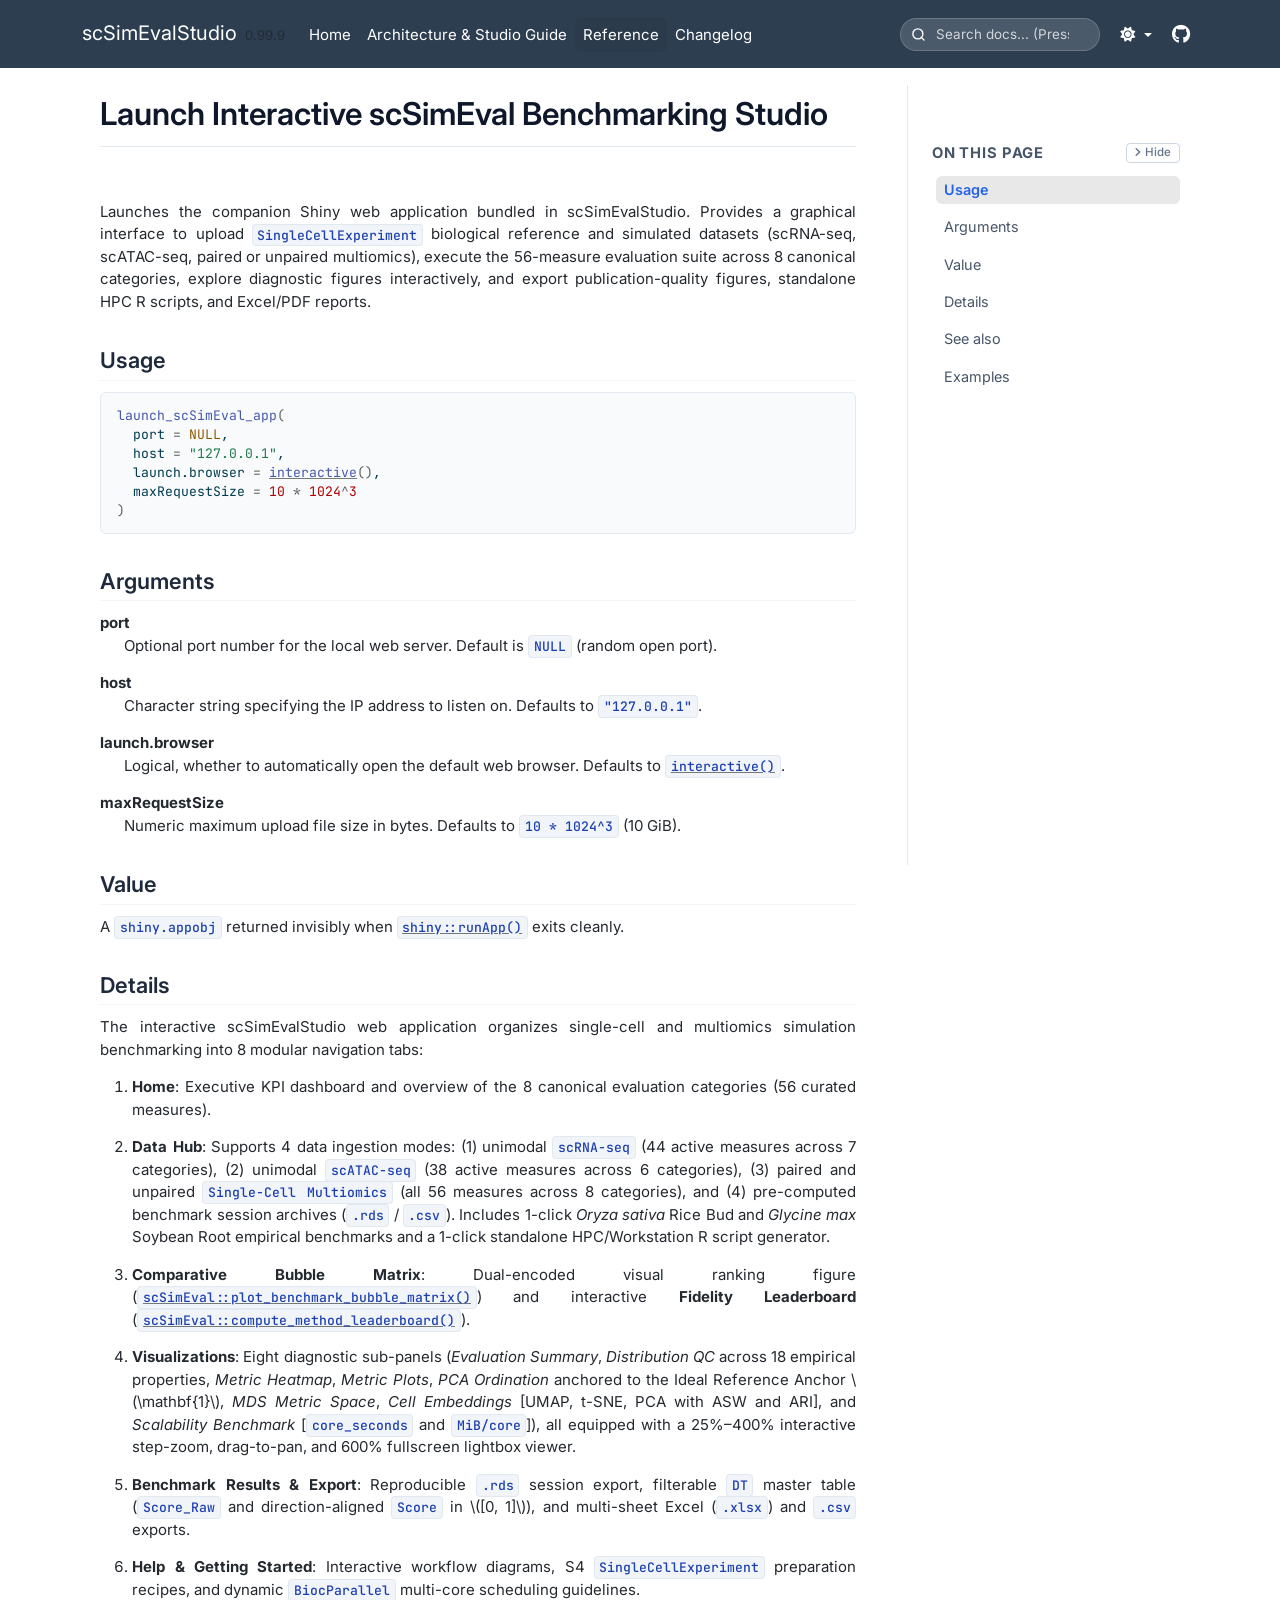
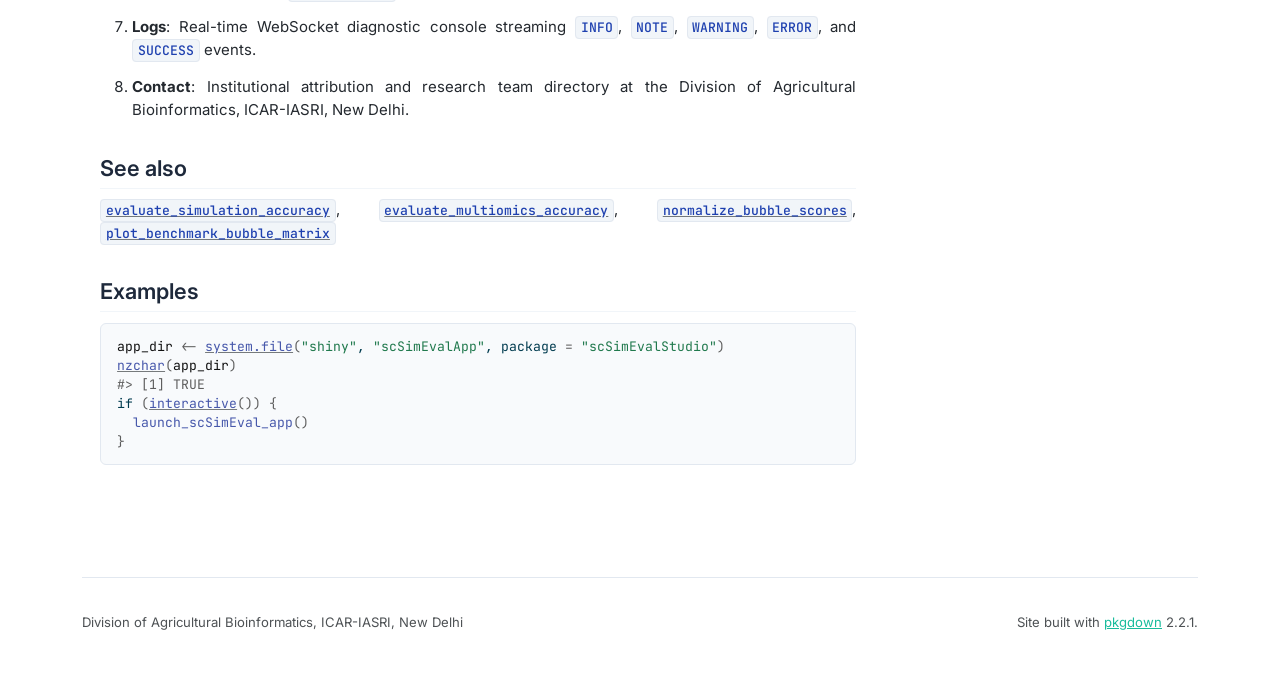
<file: docs/reference/launch_scSimEval_app.html>
<!DOCTYPE html>
<!-- Generated by pkgdown: do not edit by hand --><html lang="en"><head><meta http-equiv="Content-Type" content="text/html; charset=UTF-8"><meta charset="utf-8"><meta http-equiv="X-UA-Compatible" content="IE=edge"><meta name="viewport" content="width=device-width, initial-scale=1, shrink-to-fit=no"><title>Launch Interactive scSimEval Benchmarking Studio — launch_scSimEval_app • scSimEvalStudio</title><!-- favicons --><link rel="icon" type="image/png" sizes="96x96" href="../favicon-96x96.png"><link rel="icon" type="”image/svg+xml”" href="../favicon.svg"><link rel="apple-touch-icon" sizes="180x180" href="../apple-touch-icon.png"><link rel="icon" sizes="any" href="../favicon.ico"><link rel="manifest" href="../site.webmanifest"><script src="../lightswitch.js"></script><script src="../deps/jquery-3.6.0/jquery-3.6.0.min.js"></script><meta name="viewport" content="width=device-width, initial-scale=1, shrink-to-fit=no"><link href="../deps/bootstrap-5.3.8/bootstrap.min.css" rel="stylesheet"><script src="../deps/bootstrap-5.3.8/bootstrap.bundle.min.js"></script><link href="../deps/font-awesome-6.5.2/css/all.min.css" rel="stylesheet"><link href="../deps/font-awesome-6.5.2/css/v4-shims.min.css" rel="stylesheet"><script src="../deps/headroom-0.11.0/headroom.min.js"></script><script src="../deps/headroom-0.11.0/jQuery.headroom.min.js"></script><script src="../deps/bootstrap-toc-1.0.1/bootstrap-toc.min.js"></script><script src="../deps/clipboard.js-2.0.11/clipboard.min.js"></script><script src="../deps/search-1.0.0/autocomplete.jquery.min.js"></script><script src="../deps/search-1.0.0/fuse.min.js"></script><script src="../deps/search-1.0.0/mark.min.js"></script><!-- pkgdown --><script src="../pkgdown.js"></script><link href="../extra.css" rel="stylesheet"><meta property="og:title" content="Launch Interactive scSimEval Benchmarking Studio — launch_scSimEval_app"><meta name="description" content="Launches the companion Shiny web application bundled in scSimEvalStudio.
Provides a graphical interface to upload SingleCellExperiment biological
reference and simulated datasets (scRNA-seq, scATAC-seq, paired or unpaired
multiomics), execute the 56-measure evaluation suite across 8 canonical
categories, explore diagnostic figures interactively, and export
publication-quality figures, standalone HPC R scripts, and Excel/PDF reports."><meta property="og:description" content="Launches the companion Shiny web application bundled in scSimEvalStudio.
Provides a graphical interface to upload SingleCellExperiment biological
reference and simulated datasets (scRNA-seq, scATAC-seq, paired or unpaired
multiomics), execute the 56-measure evaluation suite across 8 canonical
categories, explore diagnostic figures interactively, and export
publication-quality figures, standalone HPC R scripts, and Excel/PDF reports."><meta property="og:image" content="https://kabilanbio.github.io/scSimEvalStudio/logo.png"><link rel="preconnect" href="https://fonts.googleapis.com"><link rel="preconnect" href="https://fonts.gstatic.com" crossorigin><link href="https://fonts.googleapis.com/css2?family=Inter:wght@300;400;500;600;700&amp;family=JetBrains+Mono:wght@400;500&amp;display=swap" rel="stylesheet"></head><body>
    <a href="#main" class="visually-hidden-focusable">Skip to contents</a>


    <nav class="navbar navbar-expand-lg fixed-top " aria-label="Site navigation"><div class="container">

    <a class="navbar-brand me-2" href="../index.html">scSimEvalStudio</a>

    <small class="nav-text text-muted me-auto" data-bs-toggle="tooltip" data-bs-placement="bottom" title="">0.99.9</small>


    <button class="navbar-toggler" type="button" data-bs-toggle="collapse" data-bs-target="#navbar" aria-controls="navbar" aria-expanded="false" aria-label="Toggle navigation">
      <span class="navbar-toggler-icon"></span>
    </button>

    <div id="navbar" class="collapse navbar-collapse ms-3">
      <ul class="navbar-nav me-auto"><li class="nav-item"><a class="nav-link" href="../index.html">Home</a></li>
<li class="nav-item"><a class="nav-link" href="../articles/scSimEvalStudio-workflow.html">Architecture &amp; Studio Guide</a></li>
<li class="active nav-item"><a class="nav-link" href="../reference/index.html">Reference</a></li>
<li class="nav-item"><a class="nav-link" href="../news/index.html">Changelog</a></li>
      </ul><ul class="navbar-nav"><li class="nav-item"><form class="form-inline" role="search">
 <input class="form-control" type="search" name="search-input" id="search-input" autocomplete="off" aria-label="Search site" placeholder="Search for" data-search-index="../search.json"></form></li>
<li class="nav-item dropdown">
  <button class="nav-link dropdown-toggle" type="button" id="dropdown-lightswitch" data-bs-toggle="dropdown" aria-expanded="false" aria-haspopup="true" aria-label="Light switch"><span class="fa fa-sun"></span></button>
  <ul class="dropdown-menu dropdown-menu-end" aria-labelledby="dropdown-lightswitch"><li><button class="dropdown-item" data-bs-theme-value="light"><span class="fa fa-sun"></span> Light</button></li>
    <li><button class="dropdown-item" data-bs-theme-value="dark"><span class="fa fa-moon"></span> Dark</button></li>
    <li><button class="dropdown-item" data-bs-theme-value="auto"><span class="fa fa-adjust"></span> Auto</button></li>
  </ul></li>
<li class="nav-item"><a class="external-link nav-link" href="https://github.com/kabilanbio/scSimEvalStudio" aria-label="GitHub repository"><span class="fa fa-github fa-lg"></span></a></li>
      </ul></div>


  </div>
</nav><div class="container template-reference-topic">
<div class="row">
  <main id="main" class="col-md-9"><div class="page-header">
      <img src="../logo.png" class="logo" alt=""><h1>Launch Interactive scSimEval Benchmarking Studio</h1>
      <small class="dont-index">Source: <a href="https://github.com/kabilanbio/scSimEvalStudio/blob/HEAD/R/launch_app.R" class="external-link"><code>R/launch_app.R</code></a></small>
      <div class="d-none name"><code>launch_scSimEval_app.Rd</code></div>
    </div>

    <div class="ref-description section level2">
    <p>Launches the companion Shiny web application bundled in <span class="pkg">scSimEvalStudio</span>.
Provides a graphical interface to upload <code>SingleCellExperiment</code> biological
reference and simulated datasets (scRNA-seq, scATAC-seq, paired or unpaired
multiomics), execute the 56-measure evaluation suite across 8 canonical
categories, explore diagnostic figures interactively, and export
publication-quality figures, standalone HPC R scripts, and Excel/PDF reports.</p>
    </div>

    <div class="section level2">
    <h2 id="ref-usage">Usage<a class="anchor" aria-label="anchor" href="#ref-usage"></a></h2>
    <div class="sourceCode"><pre class="sourceCode r"><code><span><span class="fu">launch_scSimEval_app</span><span class="op">(</span></span>
<span>  port <span class="op">=</span> <span class="cn">NULL</span>,</span>
<span>  host <span class="op">=</span> <span class="st">"127.0.0.1"</span>,</span>
<span>  launch.browser <span class="op">=</span> <span class="fu"><a href="https://rdrr.io/r/base/interactive.html" class="external-link">interactive</a></span><span class="op">(</span><span class="op">)</span>,</span>
<span>  maxRequestSize <span class="op">=</span> <span class="fl">10</span> <span class="op">*</span> <span class="fl">1024</span><span class="op">^</span><span class="fl">3</span></span>
<span><span class="op">)</span></span></code></pre></div>
    </div>

    <div class="section level2">
    <h2 id="arguments">Arguments<a class="anchor" aria-label="anchor" href="#arguments"></a></h2>


<dl><dt id="arg-port">port<a class="anchor" aria-label="anchor" href="#arg-port"></a></dt>
<dd><p>Optional port number for the local web server. Default is
<code>NULL</code> (random open port).</p></dd>


<dt id="arg-host">host<a class="anchor" aria-label="anchor" href="#arg-host"></a></dt>
<dd><p>Character string specifying the IP address to listen on.
Defaults to <code>"127.0.0.1"</code>.</p></dd>


<dt id="arg-launch-browser">launch.browser<a class="anchor" aria-label="anchor" href="#arg-launch-browser"></a></dt>
<dd><p>Logical, whether to automatically open the default web
browser. Defaults to <code><a href="https://rdrr.io/r/base/interactive.html" class="external-link">interactive()</a></code>.</p></dd>


<dt id="arg-maxrequestsize">maxRequestSize<a class="anchor" aria-label="anchor" href="#arg-maxrequestsize"></a></dt>
<dd><p>Numeric maximum upload file size in bytes. Defaults to
<code>10 * 1024^3</code> (10 GiB).</p></dd>

</dl></div>
    <div class="section level2">
    <h2 id="value">Value<a class="anchor" aria-label="anchor" href="#value"></a></h2>
    <p>A <code>shiny.appobj</code> returned invisibly when <code><a href="https://rdrr.io/pkg/shiny/man/runApp.html" class="external-link">shiny::runApp()</a></code>
  exits cleanly.</p>
    </div>
    <div class="section level2">
    <h2 id="details">Details<a class="anchor" aria-label="anchor" href="#details"></a></h2>
    <p>The interactive <span class="pkg">scSimEvalStudio</span> web application organizes single-cell
and multiomics simulation benchmarking into 8 modular navigation tabs:</p><ol><li><p><strong>Home</strong>: Executive KPI dashboard and overview of the 8 canonical
    evaluation categories (56 curated measures).</p></li>
<li><p><strong>Data Hub</strong>: Supports 4 data ingestion modes: (1) unimodal
    <code>scRNA-seq</code> (44 active measures across 7 categories), (2) unimodal
    <code>scATAC-seq</code> (38 active measures across 6 categories), (3) paired
    and unpaired <code>Single-Cell Multiomics</code> (all 56 measures across 8
    categories), and (4) pre-computed benchmark session archives
    (<code>.rds</code> / <code>.csv</code>). Includes 1-click <em>Oryza sativa</em> Rice Bud
    and <em>Glycine max</em> Soybean Root empirical benchmarks and a 1-click
    standalone HPC/Workstation R script generator.</p></li>
<li><p><strong>Comparative Bubble Matrix</strong>: Dual-encoded visual ranking figure
    (<code><a href="https://kabilanbio.github.io/scSimEval/reference/plot_benchmark_bubble_matrix.html" class="external-link">scSimEval::plot_benchmark_bubble_matrix()</a></code>) and interactive
    <strong>Fidelity Leaderboard</strong> (<code><a href="https://kabilanbio.github.io/scSimEval/reference/compute_method_leaderboard.html" class="external-link">scSimEval::compute_method_leaderboard()</a></code>).</p></li>
<li><p><strong>Visualizations</strong>: Eight diagnostic sub-panels (<em>Evaluation
    Summary</em>, <em>Distribution QC</em> across 18 empirical properties,
    <em>Metric Heatmap</em>, <em>Metric Plots</em>, <em>PCA Ordination</em>
    anchored to the Ideal Reference Anchor \(\mathbf{1}\), <em>MDS Metric
    Space</em>, <em>Cell Embeddings</em> [UMAP, t-SNE, PCA with ASW and ARI], and
    <em>Scalability Benchmark</em> [<code>core_seconds</code> and <code>MiB/core</code>]),
    all equipped with a 25%–400% interactive step-zoom, drag-to-pan, and
    600% fullscreen lightbox viewer.</p></li>
<li><p><strong>Benchmark Results &amp; Export</strong>: Reproducible <code>.rds</code> session
    export, filterable <code>DT</code> master table (<code>Score_Raw</code> and
    direction-aligned <code>Score</code> in \([0, 1]\)), and multi-sheet Excel
    (<code>.xlsx</code>) and <code>.csv</code> exports.</p></li>
<li><p><strong>Help &amp; Getting Started</strong>: Interactive workflow diagrams, S4
    <code>SingleCellExperiment</code> preparation recipes, and dynamic
    <code>BiocParallel</code> multi-core scheduling guidelines.</p></li>
<li><p><strong>Logs</strong>: Real-time WebSocket diagnostic console streaming
    <code>INFO</code>, <code>NOTE</code>, <code>WARNING</code>, <code>ERROR</code>, and
    <code>SUCCESS</code> events.</p></li>
<li><p><strong>Contact</strong>: Institutional attribution and research team
    directory at the Division of Agricultural Bioinformatics, ICAR-IASRI,
    New Delhi.</p></li>
</ol></div>
    <div class="section level2">
    <h2 id="see-also">See also<a class="anchor" aria-label="anchor" href="#see-also"></a></h2>
    <div class="dont-index"><p><code><a href="https://kabilanbio.github.io/scSimEval/reference/evaluate_simulation_accuracy.html" class="external-link">evaluate_simulation_accuracy</a></code>,
  <code><a href="https://kabilanbio.github.io/scSimEval/reference/evaluate_multiomics_accuracy.html" class="external-link">evaluate_multiomics_accuracy</a></code>,
  <code><a href="https://kabilanbio.github.io/scSimEval/reference/normalize_bubble_scores.html" class="external-link">normalize_bubble_scores</a></code>,
  <code><a href="https://kabilanbio.github.io/scSimEval/reference/plot_benchmark_bubble_matrix.html" class="external-link">plot_benchmark_bubble_matrix</a></code></p></div>
    </div>

    <div class="section level2">
    <h2 id="ref-examples">Examples<a class="anchor" aria-label="anchor" href="#ref-examples"></a></h2>
    <div class="sourceCode"><pre class="sourceCode r"><code><span class="r-in"><span><span class="va">app_dir</span> <span class="op">&lt;-</span> <span class="fu"><a href="https://rdrr.io/r/base/system.file.html" class="external-link">system.file</a></span><span class="op">(</span><span class="st">"shiny"</span>, <span class="st">"scSimEvalApp"</span>, package <span class="op">=</span> <span class="st">"scSimEvalStudio"</span><span class="op">)</span></span></span>
<span class="r-in"><span><span class="fu"><a href="https://rdrr.io/r/base/nchar.html" class="external-link">nzchar</a></span><span class="op">(</span><span class="va">app_dir</span><span class="op">)</span></span></span>
<span class="r-out co"><span class="r-pr">#&gt;</span> [1] TRUE</span>
<span class="r-in"><span><span class="kw">if</span> <span class="op">(</span><span class="fu"><a href="https://rdrr.io/r/base/interactive.html" class="external-link">interactive</a></span><span class="op">(</span><span class="op">)</span><span class="op">)</span> <span class="op">{</span></span></span>
<span class="r-in"><span>  <span class="fu">launch_scSimEval_app</span><span class="op">(</span><span class="op">)</span></span></span>
<span class="r-in"><span><span class="op">}</span></span></span>
</code></pre></div>
    </div>
  </main><aside class="col-md-3"><nav id="toc" aria-label="Table of contents"><h2>On this page</h2>
    </nav></aside></div>


    <footer><div class="pkgdown-footer-left">
  <p>Division of Agricultural Bioinformatics, ICAR-IASRI, New Delhi</p>
</div>

<div class="pkgdown-footer-right">
  <p>Site built with <a href="https://pkgdown.r-lib.org/" class="external-link">pkgdown</a> 2.2.1.</p>
</div>

    </footer></div>



  <script>
document.addEventListener("DOMContentLoaded", function() {
  function safeGetStorage(key) {
    try { return window.localStorage.getItem(key); } catch (e) { return null; }
  }
  function safeSetStorage(key, val) {
    try { window.localStorage.setItem(key, val); } catch (e) {}
  }

  // Hide citation block and its TOC link on authors page if present
  const citationHeader = document.getElementById("citation");
  if (citationHeader && citationHeader.closest(".section")) {
    citationHeader.closest(".section").remove();
  }
  const tocCitationLink = document.querySelector('#toc a[href="#citation"]');
  if (tocCitationLink && tocCitationLink.closest("li")) {
    tocCitationLink.closest("li").remove();
  }
  const authorsH1 = document.querySelector(".template-citation-authors h1");
  if (authorsH1 && authorsH1.textContent.includes("Citation")) {
    authorsH1.textContent = "Authors";
    if (document.title && document.title.includes("Authors and Citation")) {
      document.title = document.title.replace("Authors and Citation", "Authors");
    }
  }
  // Custom search placeholder
  const searchInput = document.getElementById("search-input");
  if (searchInput) {
    searchInput.placeholder = "Search docs... (Press /)";
  }

  // On this page (TOC) Hide / Show Toggle Feature
  const tocNav = document.getElementById("toc");
  if (tocNav) {
    const tocAside = tocNav.closest("aside") || tocNav.closest(".col-md-3");
    const mainEl = document.getElementById("main");
    const tocH2 = tocNav.querySelector("h2");

    if (tocAside && mainEl && tocH2) {
      if (!document.getElementById("btn-hide-toc")) {
        const hideBtn = document.createElement("button");
        hideBtn.id = "btn-hide-toc";
        hideBtn.type = "button";
        hideBtn.className = "btn btn-sm btn-outline-secondary float-end toc-toggle-btn";
        hideBtn.title = "Hide 'On this page' sidebar";
        hideBtn.setAttribute("aria-label", "Hide Table of Contents");
        hideBtn.innerHTML = '<span class="fa fa-angle-right me-1"></span>Hide';
        tocH2.appendChild(hideBtn);

        hideBtn.addEventListener("click", function(e) {
          e.preventDefault();
          setTocState(false);
        });
      }

      let showBtn = document.getElementById("btn-show-toc");
      if (!showBtn) {
        showBtn = document.createElement("button");
        showBtn.id = "btn-show-toc";
        showBtn.type = "button";
        showBtn.className = "btn btn-sm btn-primary toc-floating-show-btn shadow-sm d-none";
        showBtn.title = "Show 'On this page' sidebar";
        showBtn.setAttribute("aria-label", "Show Table of Contents");
        showBtn.innerHTML = '<span class="fa fa-list-ul me-1"></span> On this page';
        document.body.appendChild(showBtn);

        showBtn.addEventListener("click", function(e) {
          e.preventDefault();
          setTocState(true);
        });
      }

      function setTocState(visible) {
        const container = mainEl.closest(".container") || mainEl.closest(".container-fluid") || document.querySelector(".container.template-article") || document.querySelector("body > .container");
        if (visible) {
          document.body.classList.remove("toc-collapsed");
          if (container) container.classList.remove("container-fullwidth");
          tocAside.classList.remove("d-none");
          tocAside.style.display = "";
          mainEl.classList.remove("col-md-12", "main-expanded");
          mainEl.classList.add("col-md-9");
          mainEl.style.width = "";
          mainEl.style.maxWidth = "";
          mainEl.style.flex = "";
          if (showBtn) showBtn.classList.add("d-none");
          safeSetStorage("scSimEval_toc_hidden", "false");
        } else {
          document.body.classList.add("toc-collapsed");
          if (container) container.classList.add("container-fullwidth");
          tocAside.classList.add("d-none");
          tocAside.style.display = "none";
          mainEl.classList.remove("col-md-9");
          mainEl.classList.add("col-md-12", "main-expanded");
          mainEl.style.width = "100%";
          mainEl.style.maxWidth = "100%";
          mainEl.style.flex = "0 0 100%";
          if (showBtn) showBtn.classList.remove("d-none");
          safeSetStorage("scSimEval_toc_hidden", "true");
        }
      }

      if (safeGetStorage("scSimEval_toc_hidden") === "true") {
        setTocState(false);
      }
    }
  }

  /* ===== FULLSCREEN IMAGE VIEWER LIGHTBOX ===== */
  window.scOpenLightbox = function(imgSrc) {
    if (!imgSrc) return;
    var existing = document.getElementById("sc_lightbox_overlay");
    if (existing) existing.remove();

    var overlay = document.createElement("div");
    overlay.id = "sc_lightbox_overlay";
    overlay.className = "sc-lightbox-overlay";

    var closeBtn = document.createElement("button");
    closeBtn.className = "sc-lightbox-close";
    closeBtn.type = "button";
    closeBtn.title = "Close Viewer (Esc)";
    closeBtn.setAttribute("aria-label", "Close Fullscreen Viewer");
    closeBtn.innerHTML = "&times;";

    var canvas = document.createElement("div");
    canvas.className = "sc-lightbox-canvas";

    var img = document.createElement("img");
    img.className = "sc-lightbox-img";
    img.src = imgSrc;
    canvas.appendChild(img);

    var bar = document.createElement("div");
    bar.className = "sc-lightbox-bar";
    bar.innerHTML =
      '<button type="button" id="sc_lb_out" title="Zoom Out (-)"><i class="fa fa-search-minus"></i></button>' +
      '<input type="range" id="sc_lb_slider" min="10" max="600" step="5" value="100">' +
      '<button type="button" id="sc_lb_in" title="Zoom In (+)"><i class="fa fa-search-plus"></i></button>' +
      '<span id="sc_lb_pct" style="font-family:monospace;min-width:48px;text-align:center;font-weight:700;">100%</span>' +
      '<button type="button" id="sc_lb_fit" title="Fit to Window (0)">Fit</button>' +
      '<button type="button" id="sc_lb_100" title="Actual Size (1)">100%</button>' +
      '<span class="d-none d-md-inline" style="font-size:0.74rem;opacity:0.75;margin-left:4px;">Wheel: Zoom • Drag: Pan • Esc: Close</span>';

    overlay.appendChild(closeBtn);
    overlay.appendChild(canvas);
    overlay.appendChild(bar);
    document.body.appendChild(overlay);

    var state = { scale: 1, tx: 0, ty: 0, dragging: false, moved: false, sx: 0, sy: 0, stx: 0, sty: 0 };
    var lbSlider = document.getElementById("sc_lb_slider");
    var lbPct = document.getElementById("sc_lb_pct");

    function applyTransform() {
      img.style.transform = "translate3d(" + state.tx + "px," + state.ty + "px,0) scale(" + state.scale + ")";
      var p = Math.round(state.scale * 100);
      lbPct.innerText = p + "%";
      lbSlider.value = Math.max(10, Math.min(600, p));
    }

    function fitImage() {
      var nw = img.naturalWidth || img.width || 900;
      var nh = img.naturalHeight || img.height || 600;
      var vw = window.innerWidth * 0.90;
      var vh = (window.innerHeight - 90) * 0.92;
      state.scale = Math.max(0.1, Math.min(4, Math.min(vw / nw, vh / nh)));
      state.tx = 0;
      state.ty = 0;
      applyTransform();
    }

    function zoomAt(newScale, clientX, clientY) {
      newScale = Math.max(0.10, Math.min(6.0, newScale));
      var cx = window.innerWidth / 2;
      var cy = window.innerHeight / 2;
      var dx = (typeof clientX === "number") ? (clientX - cx) : 0;
      var dy = (typeof clientY === "number") ? (clientY - cy) : 0;
      var ratio = newScale / state.scale;
      state.tx = dx - (dx - state.tx) * ratio;
      state.ty = dy - (dy - state.ty) * ratio;
      state.scale = newScale;
      applyTransform();
    }

    if (img.complete && img.naturalWidth > 0) fitImage(); else img.onload = fitImage;

    canvas.addEventListener("wheel", function(e) {
      e.preventDefault();
      var mult = e.deltaY < 0 ? 1.12 : (1 / 1.12);
      zoomAt(state.scale * mult, e.clientX, e.clientY);
    }, { passive: false });

    canvas.addEventListener("mousedown", function(e) {
      if (e.button !== 0) return;
      e.preventDefault();
      state.dragging = true;
      state.moved = false;
      state.sx = e.clientX; state.sy = e.clientY;
      state.stx = state.tx; state.sty = state.ty;
      canvas.classList.add("sc-panning");
    });

    function onLbMove(e) {
      if (!state.dragging) return;
      var dx = e.clientX - state.sx;
      var dy = e.clientY - state.sy;
      if (Math.abs(dx) > 4 || Math.abs(dy) > 4) state.moved = true;
      state.tx = state.stx + dx;
      state.ty = state.sty + dy;
      applyTransform();
    }

    function onLbUp() {
      if (!state.dragging) return;
      state.dragging = false;
      canvas.classList.remove("sc-panning");
    }

    window.addEventListener("mousemove", onLbMove);
    window.addEventListener("mouseup", onLbUp);

    canvas.addEventListener("dblclick", function(e) {
      if (Math.abs(state.scale - 2.0) < 0.15) {
        fitImage();
      } else {
        zoomAt(2.0, e.clientX, e.clientY);
      }
    });

    document.getElementById("sc_lb_out").onclick = function() { zoomAt(state.scale / 1.15); };
    document.getElementById("sc_lb_in").onclick = function() { zoomAt(state.scale * 1.15); };
    document.getElementById("sc_lb_fit").onclick = fitImage;
    document.getElementById("sc_lb_100").onclick = function() { state.scale = 1; state.tx = 0; state.ty = 0; applyTransform(); };
    lbSlider.oninput = function() { zoomAt(Number(this.value) / 100); };

    function closeLightbox() {
      window.removeEventListener("mousemove", onLbMove);
      window.removeEventListener("mouseup", onLbUp);
      window.removeEventListener("keydown", onLbKey);
      if (overlay && overlay.parentNode) overlay.remove();
    }

    function onLbKey(e) {
      if (e.key === "Escape") closeLightbox();
      else if (e.key === "+" || e.key === "=") zoomAt(state.scale * 1.15);
      else if (e.key === "-") zoomAt(state.scale / 1.15);
      else if (e.key === "0") fitImage();
      else if (e.key === "1") { state.scale = 1; state.tx = 0; state.ty = 0; applyTransform(); }
    }
    window.addEventListener("keydown", onLbKey);
    closeBtn.onclick = closeLightbox;
    overlay.addEventListener("click", function(e) {
      if (state.moved) {
        state.moved = false;
        return;
      }
      if (e.target === overlay || e.target === canvas) closeLightbox();
    });
  };

  /* ===== IN-ARTICLE FIGURE ZOOM & PAN COMPONENT ===== */
  function initDocPlotZoom() {
    var images = document.querySelectorAll(
      "#main .figure img, #main figure img, #main img.r-plt, #main p > img:not(.logo), .template-article .figure img, .template-article figure img"
    );
    images.forEach(function(img, idx) {
      if (img.closest(".sc-doc-zoom-wrapper")) return;
      if (img.classList.contains("logo") || (img.src && (img.src.indexOf("shields.io") !== -1 || img.src.indexOf("badge") !== -1))) return;
      if (img.naturalWidth > 0 && img.naturalWidth < 120) return;

      var id = "doc_zoom_" + idx;
      var wrapper = document.createElement("div");
      wrapper.className = "sc-doc-zoom-wrapper";
      wrapper.id = "wrap_" + id;

      var toolbar = document.createElement("div");
      toolbar.className = "sc-doc-zoom-toolbar";
      toolbar.innerHTML =
        '<span class="d-none d-md-inline-flex align-items-center gap-1 sc-doc-zoom-hint">' +
          '<i class="fa fa-hand text-secondary"></i>' +
          '<span>Drag to pan • Ctrl+Wheel or Slider to zoom</span>' +
        '</span>' +
        '<div class="d-flex align-items-center flex-wrap gap-1 ms-auto">' +
          '<button type="button" class="btn btn-outline-secondary btn-sm py-0 px-2 sc-btn-out" title="Zoom Out (-10%)"><i class="fa fa-search-minus"></i></button>' +
          '<input type="range" class="sc-zoom-slider" min="25" max="400" step="5" value="100" title="Slide to Zoom (25% - 400%)">' +
          '<button type="button" class="btn btn-outline-secondary btn-sm py-0 px-2 sc-btn-in" title="Zoom In (+10%)"><i class="fa fa-search-plus"></i></button>' +
          '<span class="badge bg-white text-dark border px-2 py-1 ms-1 sc-doc-zoom-badge">100%</span>' +
          '<button type="button" class="btn btn-outline-secondary btn-sm py-0 px-2 ms-1 sc-btn-fit" title="Fit Plot to Viewport"><i class="fa fa-compress"></i> Fit</button>' +
          '<button type="button" class="btn btn-outline-primary btn-sm py-0 px-2 sc-btn-reset" title="Reset to 100% Actual View">100%</button>' +
          '<button type="button" class="btn btn-primary btn-sm py-0 px-2 ms-1 sc-btn-full" title="Open Fullscreen Image Viewer"><i class="fa fa-expand"></i> Full View</button>' +
        '</div>';

      var container = document.createElement("div");
      container.className = "sc-doc-zoom-container";
      container.id = "container_" + id;

      var stage = document.createElement("div");
      stage.className = "sc-doc-zoom-stage";
      stage.id = "stage_" + id;

      var target = document.createElement("div");
      target.className = "sc-doc-zoom-target";
      target.id = "target_" + id;

      img.parentNode.insertBefore(wrapper, img);
      target.appendChild(img);
      stage.appendChild(target);
      container.appendChild(stage);
      wrapper.appendChild(toolbar);
      wrapper.appendChild(container);

      var curZoom = 100;
      var slider = toolbar.querySelector(".sc-zoom-slider");
      var badge = toolbar.querySelector(".sc-doc-zoom-badge");
      var btnOut = toolbar.querySelector(".sc-btn-out");
      var btnIn = toolbar.querySelector(".sc-btn-in");
      var btnFit = toolbar.querySelector(".sc-btn-fit");
      var btnReset = toolbar.querySelector(".sc-btn-reset");
      var btnFull = toolbar.querySelector(".sc-btn-full");

      function syncPannable() {
        if (container.scrollWidth > container.clientWidth + 2 || container.scrollHeight > container.clientHeight + 2 || curZoom > 100) {
          container.classList.add("sc-pannable");
        } else {
          container.classList.remove("sc-pannable");
        }
      }

      if (img.complete && img.naturalWidth > 0) syncPannable(); else img.addEventListener("load", syncPannable);

      function setZoom(next, anchorX, anchorY) {
        next = Math.max(25, Math.min(400, Math.round(next)));
        var prev = curZoom;
        curZoom = next;
        slider.value = next;
        badge.innerText = next + "%";

        if (next === 100) {
          target.style.transform = "";
          target.style.position = "relative";
          target.style.top = "";
          target.style.left = "";
          target.style.width = "100%";
          target.style.height = "";
          stage.style.width = "100%";
          stage.style.height = "";
          stage.style.overflow = "visible";
          delete target.dataset.baseW;
          delete target.dataset.baseH;
          syncPannable();
          return;
        }

        if (prev === 100 || !target.dataset.baseW) {
          var bw = img.offsetWidth || 800;
          var bh = img.offsetHeight || 500;
          if (bw > 40 && bh > 40) {
            target.dataset.baseW = String(bw);
            target.dataset.baseH = String(bh);
          }
        }

        var baseW = Number(target.dataset.baseW) || 800;
        var baseH = Number(target.dataset.baseH) || 500;
        var prevFactor = prev / 100;
        var factor = next / 100;

        var rect = container.getBoundingClientRect();
        var relX = (typeof anchorX === "number") ? (anchorX - rect.left) : (container.clientWidth / 2);
        var relY = (typeof anchorY === "number") ? (anchorY - rect.top) : (container.clientHeight / 2);
        var contentX = (container.scrollLeft + relX) / (prevFactor || 1);
        var contentY = (container.scrollTop + relY) / (prevFactor || 1);

        stage.style.width = Math.round(baseW * factor) + "px";
        stage.style.height = Math.round(baseH * factor) + "px";
        stage.style.overflow = "hidden";

        target.style.position = "absolute";
        target.style.top = "0px";
        target.style.left = "0px";
        target.style.width = baseW + "px";
        target.style.height = baseH + "px";
        target.style.transformOrigin = "0 0";
        target.style.transform = "scale(" + factor + ")";

        container.scrollLeft = Math.max(0, Math.round(contentX * factor - relX));
        container.scrollTop = Math.max(0, Math.round(contentY * factor - relY));

        syncPannable();
      }

      slider.addEventListener("input", function() { setZoom(Number(this.value)); });
      btnOut.addEventListener("click", function() { setZoom(curZoom - 10); });
      btnIn.addEventListener("click", function() { setZoom(curZoom + 10); });
      btnReset.addEventListener("click", function() {
        setZoom(100);
        container.scrollLeft = 0;
        container.scrollTop = 0;
      });
      btnFit.addEventListener("click", function() {
        setZoom(100);
        var bw = img.offsetWidth || 800;
        var bh = img.offsetHeight || 500;
        var availW = Math.max(120, container.clientWidth - 20);
        var availH = Math.max(120, container.clientHeight - 20);
        var fitScale = Math.min(availW / bw, availH / bh);
        var fitPct = Math.max(25, Math.min(100, Math.floor(fitScale * 100)));
        setZoom(fitPct);
      });
      btnFull.addEventListener("click", function() {
        window.scOpenLightbox(img.src);
      });

      img.addEventListener("dblclick", function(e) {
        if (curZoom > 100) {
          setZoom(100);
        } else {
          setZoom(175, e.clientX, e.clientY);
        }
      });

      container.addEventListener("wheel", function(e) {
        if (!e.ctrlKey) return;
        e.preventDefault();
        var delta = e.deltaY < 0 ? 15 : -15;
        setZoom(curZoom + delta, e.clientX, e.clientY);
      }, { passive: false });

      var isDragging = false;
      var startX = 0, startY = 0, startSL = 0, startST = 0;
      container.addEventListener("mousedown", function(e) {
        if (e.button !== 0) return;
        if (container.scrollWidth <= container.clientWidth && container.scrollHeight <= container.clientHeight && curZoom <= 100) return;
        e.preventDefault();
        isDragging = true;
        container.classList.add("sc-panning");
        startX = e.clientX;
        startY = e.clientY;
        startSL = container.scrollLeft;
        startST = container.scrollTop;
      });

      window.addEventListener("mousemove", function(e) {
        if (!isDragging) return;
        e.preventDefault();
        container.scrollLeft = startSL - (e.clientX - startX);
        container.scrollTop = startST - (e.clientY - startY);
      });

      window.addEventListener("mouseup", function() {
        if (isDragging) {
          isDragging = false;
          container.classList.remove("sc-panning");
        }
      });
    });
  }
  initDocPlotZoom();
});
</script></body></html>
</file>
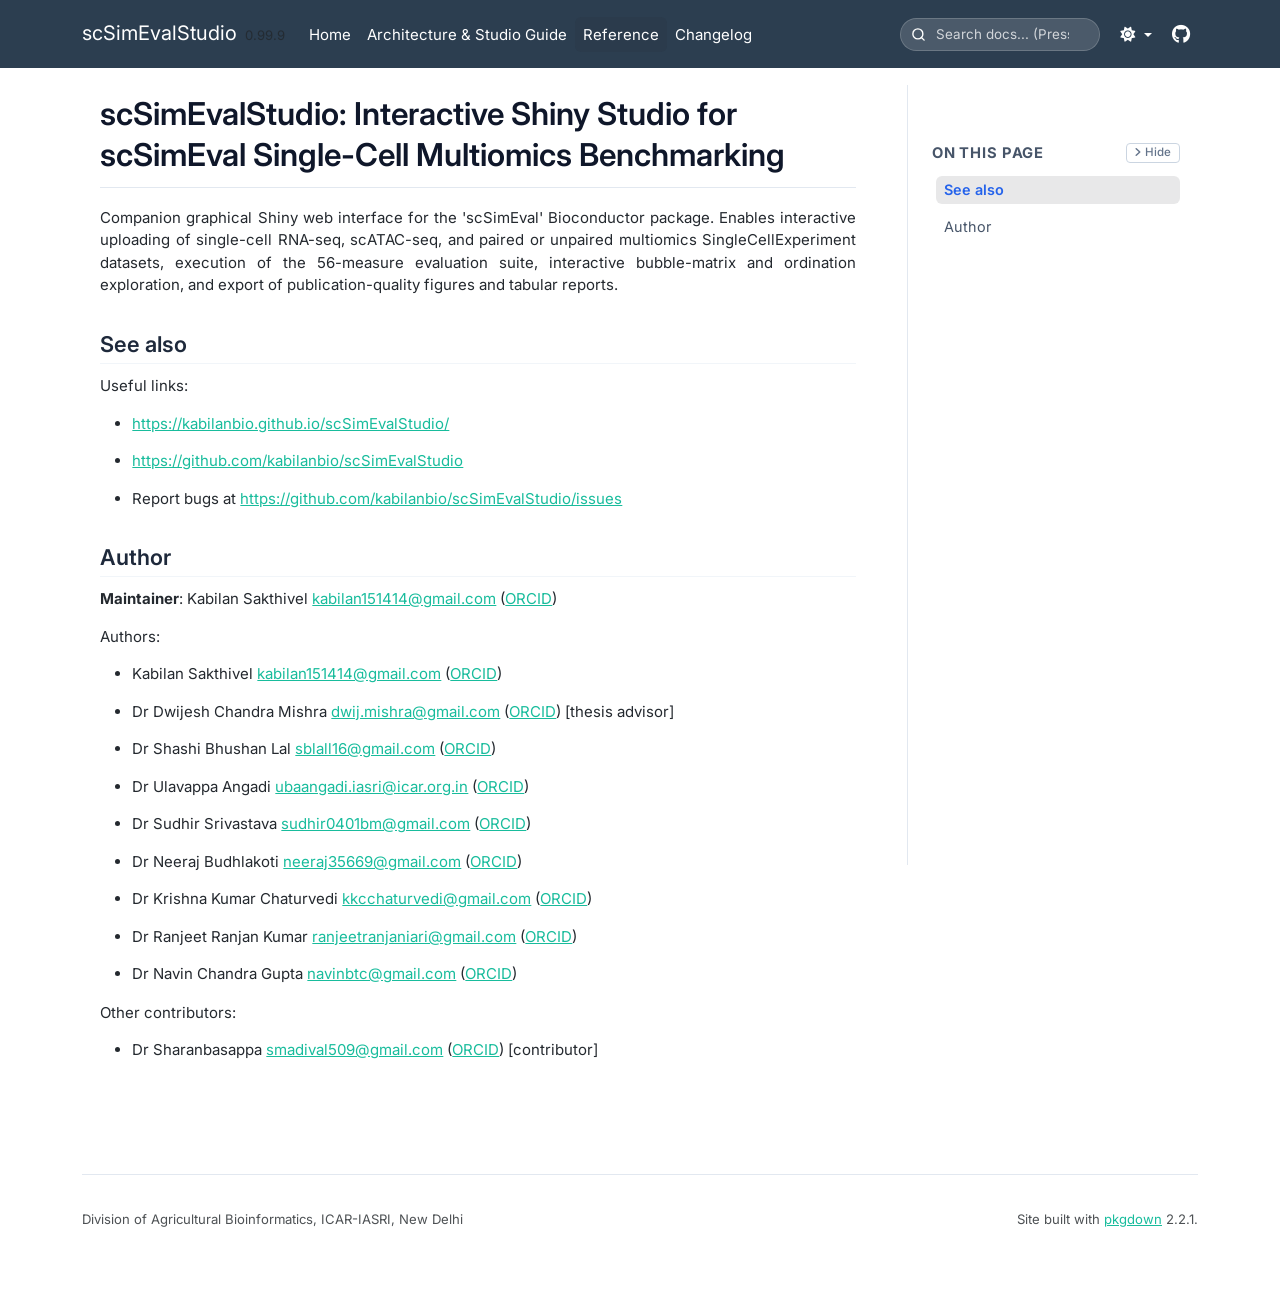
<file: docs/reference/scSimEvalStudio-package.html>
<!DOCTYPE html>
<!-- Generated by pkgdown: do not edit by hand --><html lang="en"><head><meta http-equiv="Content-Type" content="text/html; charset=UTF-8"><meta charset="utf-8"><meta http-equiv="X-UA-Compatible" content="IE=edge"><meta name="viewport" content="width=device-width, initial-scale=1, shrink-to-fit=no"><title>scSimEvalStudio: Interactive Shiny Studio for scSimEval Single-Cell Multiomics Benchmarking — scSimEvalStudio-package • scSimEvalStudio</title><!-- favicons --><link rel="icon" type="image/png" sizes="96x96" href="../favicon-96x96.png"><link rel="icon" type="”image/svg+xml”" href="../favicon.svg"><link rel="apple-touch-icon" sizes="180x180" href="../apple-touch-icon.png"><link rel="icon" sizes="any" href="../favicon.ico"><link rel="manifest" href="../site.webmanifest"><script src="../lightswitch.js"></script><script src="../deps/jquery-3.6.0/jquery-3.6.0.min.js"></script><meta name="viewport" content="width=device-width, initial-scale=1, shrink-to-fit=no"><link href="../deps/bootstrap-5.3.8/bootstrap.min.css" rel="stylesheet"><script src="../deps/bootstrap-5.3.8/bootstrap.bundle.min.js"></script><link href="../deps/font-awesome-6.5.2/css/all.min.css" rel="stylesheet"><link href="../deps/font-awesome-6.5.2/css/v4-shims.min.css" rel="stylesheet"><script src="../deps/headroom-0.11.0/headroom.min.js"></script><script src="../deps/headroom-0.11.0/jQuery.headroom.min.js"></script><script src="../deps/bootstrap-toc-1.0.1/bootstrap-toc.min.js"></script><script src="../deps/clipboard.js-2.0.11/clipboard.min.js"></script><script src="../deps/search-1.0.0/autocomplete.jquery.min.js"></script><script src="../deps/search-1.0.0/fuse.min.js"></script><script src="../deps/search-1.0.0/mark.min.js"></script><!-- pkgdown --><script src="../pkgdown.js"></script><link href="../extra.css" rel="stylesheet"><meta property="og:title" content="scSimEvalStudio: Interactive Shiny Studio for scSimEval Single-Cell Multiomics Benchmarking — scSimEvalStudio-package"><meta name="description" content="Companion graphical Shiny web interface for the 'scSimEval' Bioconductor package. Enables interactive uploading of single-cell RNA-seq, scATAC-seq, and paired or unpaired multiomics SingleCellExperiment datasets, execution of the 56-measure evaluation suite, interactive bubble-matrix and ordination exploration, and export of publication-quality figures and tabular reports."><meta property="og:description" content="Companion graphical Shiny web interface for the 'scSimEval' Bioconductor package. Enables interactive uploading of single-cell RNA-seq, scATAC-seq, and paired or unpaired multiomics SingleCellExperiment datasets, execution of the 56-measure evaluation suite, interactive bubble-matrix and ordination exploration, and export of publication-quality figures and tabular reports."><meta property="og:image" content="https://kabilanbio.github.io/scSimEvalStudio/logo.png"><link rel="preconnect" href="https://fonts.googleapis.com"><link rel="preconnect" href="https://fonts.gstatic.com" crossorigin><link href="https://fonts.googleapis.com/css2?family=Inter:wght@300;400;500;600;700&amp;family=JetBrains+Mono:wght@400;500&amp;display=swap" rel="stylesheet"></head><body>
    <a href="#main" class="visually-hidden-focusable">Skip to contents</a>


    <nav class="navbar navbar-expand-lg fixed-top " aria-label="Site navigation"><div class="container">

    <a class="navbar-brand me-2" href="../index.html">scSimEvalStudio</a>

    <small class="nav-text text-muted me-auto" data-bs-toggle="tooltip" data-bs-placement="bottom" title="">0.99.9</small>


    <button class="navbar-toggler" type="button" data-bs-toggle="collapse" data-bs-target="#navbar" aria-controls="navbar" aria-expanded="false" aria-label="Toggle navigation">
      <span class="navbar-toggler-icon"></span>
    </button>

    <div id="navbar" class="collapse navbar-collapse ms-3">
      <ul class="navbar-nav me-auto"><li class="nav-item"><a class="nav-link" href="../index.html">Home</a></li>
<li class="nav-item"><a class="nav-link" href="../articles/scSimEvalStudio-workflow.html">Architecture &amp; Studio Guide</a></li>
<li class="active nav-item"><a class="nav-link" href="../reference/index.html">Reference</a></li>
<li class="nav-item"><a class="nav-link" href="../news/index.html">Changelog</a></li>
      </ul><ul class="navbar-nav"><li class="nav-item"><form class="form-inline" role="search">
 <input class="form-control" type="search" name="search-input" id="search-input" autocomplete="off" aria-label="Search site" placeholder="Search for" data-search-index="../search.json"></form></li>
<li class="nav-item dropdown">
  <button class="nav-link dropdown-toggle" type="button" id="dropdown-lightswitch" data-bs-toggle="dropdown" aria-expanded="false" aria-haspopup="true" aria-label="Light switch"><span class="fa fa-sun"></span></button>
  <ul class="dropdown-menu dropdown-menu-end" aria-labelledby="dropdown-lightswitch"><li><button class="dropdown-item" data-bs-theme-value="light"><span class="fa fa-sun"></span> Light</button></li>
    <li><button class="dropdown-item" data-bs-theme-value="dark"><span class="fa fa-moon"></span> Dark</button></li>
    <li><button class="dropdown-item" data-bs-theme-value="auto"><span class="fa fa-adjust"></span> Auto</button></li>
  </ul></li>
<li class="nav-item"><a class="external-link nav-link" href="https://github.com/kabilanbio/scSimEvalStudio" aria-label="GitHub repository"><span class="fa fa-github fa-lg"></span></a></li>
      </ul></div>


  </div>
</nav><div class="container template-reference-topic">
<div class="row">
  <main id="main" class="col-md-9"><div class="page-header">
      <img src="../logo.png" class="logo" alt=""><h1>scSimEvalStudio: Interactive Shiny Studio for scSimEval Single-Cell Multiomics Benchmarking</h1>
      <small class="dont-index">Source: <a href="https://github.com/kabilanbio/scSimEvalStudio/blob/HEAD/R/scSimEvalStudio-package.R" class="external-link"><code>R/scSimEvalStudio-package.R</code></a></small>
      <div class="d-none name"><code>scSimEvalStudio-package.Rd</code></div>
    </div>

    <div class="ref-description section level2">
    <p>Companion graphical Shiny web interface for the 'scSimEval' Bioconductor package. Enables interactive uploading of single-cell RNA-seq, scATAC-seq, and paired or unpaired multiomics SingleCellExperiment datasets, execution of the 56-measure evaluation suite, interactive bubble-matrix and ordination exploration, and export of publication-quality figures and tabular reports.</p>
    </div>


    <div class="section level2">
    <h2 id="see-also">See also<a class="anchor" aria-label="anchor" href="#see-also"></a></h2>
    <div class="dont-index"><p>Useful links:</p><ul><li><p><a href="https://kabilanbio.github.io/scSimEvalStudio/">https://kabilanbio.github.io/scSimEvalStudio/</a></p></li>
<li><p><a href="https://github.com/kabilanbio/scSimEvalStudio" class="external-link">https://github.com/kabilanbio/scSimEvalStudio</a></p></li>
<li><p>Report bugs at <a href="https://github.com/kabilanbio/scSimEvalStudio/issues" class="external-link">https://github.com/kabilanbio/scSimEvalStudio/issues</a></p></li>
</ul></div>
    </div>
    <div class="section level2">
    <h2 id="author">Author<a class="anchor" aria-label="anchor" href="#author"></a></h2>
    <p><strong>Maintainer</strong>: Kabilan Sakthivel <a href="mailto:kabilan151414@gmail.com">kabilan151414@gmail.com</a> (<a href="https://orcid.org/0009-0002-9422-0938" class="external-link">ORCID</a>)</p>
<p>Authors:</p><ul><li><p>Kabilan Sakthivel <a href="mailto:kabilan151414@gmail.com">kabilan151414@gmail.com</a> (<a href="https://orcid.org/0009-0002-9422-0938" class="external-link">ORCID</a>)</p></li>
<li><p>Dr Dwijesh Chandra Mishra <a href="mailto:dwij.mishra@gmail.com">dwij.mishra@gmail.com</a> (<a href="https://orcid.org/0000-0002-3327-6156" class="external-link">ORCID</a>) [thesis advisor]</p></li>
<li><p>Dr Shashi Bhushan Lal <a href="mailto:sblall16@gmail.com">sblall16@gmail.com</a> (<a href="https://orcid.org/0000-0002-2958-6178" class="external-link">ORCID</a>)</p></li>
<li><p>Dr Ulavappa Angadi <a href="mailto:ubaangadi.iasri@icar.org.in">ubaangadi.iasri@icar.org.in</a> (<a href="https://orcid.org/0000-0003-0012-0179" class="external-link">ORCID</a>)</p></li>
<li><p>Dr Sudhir Srivastava <a href="mailto:sudhir0401bm@gmail.com">sudhir0401bm@gmail.com</a> (<a href="https://orcid.org/0000-0003-4990-7693" class="external-link">ORCID</a>)</p></li>
<li><p>Dr Neeraj Budhlakoti <a href="mailto:neeraj35669@gmail.com">neeraj35669@gmail.com</a> (<a href="https://orcid.org/0000-0003-3380-7831" class="external-link">ORCID</a>)</p></li>
<li><p>Dr Krishna Kumar Chaturvedi <a href="mailto:kkcchaturvedi@gmail.com">kkcchaturvedi@gmail.com</a> (<a href="https://orcid.org/0000-0002-6529-5466" class="external-link">ORCID</a>)</p></li>
<li><p>Dr Ranjeet Ranjan Kumar <a href="mailto:ranjeetranjaniari@gmail.com">ranjeetranjaniari@gmail.com</a> (<a href="https://orcid.org/0000-0002-2279-6340" class="external-link">ORCID</a>)</p></li>
<li><p>Dr Navin Chandra Gupta <a href="mailto:navinbtc@gmail.com">navinbtc@gmail.com</a> (<a href="https://orcid.org/0000-0002-6502-448X" class="external-link">ORCID</a>)</p></li>
</ul><p>Other contributors:</p><ul><li><p>Dr Sharanbasappa <a href="mailto:smadival509@gmail.com">smadival509@gmail.com</a> (<a href="https://orcid.org/0000-0002-6571-9070" class="external-link">ORCID</a>) [contributor]</p></li>
</ul></div>

  </main><aside class="col-md-3"><nav id="toc" aria-label="Table of contents"><h2>On this page</h2>
    </nav></aside></div>


    <footer><div class="pkgdown-footer-left">
  <p>Division of Agricultural Bioinformatics, ICAR-IASRI, New Delhi</p>
</div>

<div class="pkgdown-footer-right">
  <p>Site built with <a href="https://pkgdown.r-lib.org/" class="external-link">pkgdown</a> 2.2.1.</p>
</div>

    </footer></div>



  <script>
document.addEventListener("DOMContentLoaded", function() {
  function safeGetStorage(key) {
    try { return window.localStorage.getItem(key); } catch (e) { return null; }
  }
  function safeSetStorage(key, val) {
    try { window.localStorage.setItem(key, val); } catch (e) {}
  }

  // Hide citation block and its TOC link on authors page if present
  const citationHeader = document.getElementById("citation");
  if (citationHeader && citationHeader.closest(".section")) {
    citationHeader.closest(".section").remove();
  }
  const tocCitationLink = document.querySelector('#toc a[href="#citation"]');
  if (tocCitationLink && tocCitationLink.closest("li")) {
    tocCitationLink.closest("li").remove();
  }
  const authorsH1 = document.querySelector(".template-citation-authors h1");
  if (authorsH1 && authorsH1.textContent.includes("Citation")) {
    authorsH1.textContent = "Authors";
    if (document.title && document.title.includes("Authors and Citation")) {
      document.title = document.title.replace("Authors and Citation", "Authors");
    }
  }
  // Custom search placeholder
  const searchInput = document.getElementById("search-input");
  if (searchInput) {
    searchInput.placeholder = "Search docs... (Press /)";
  }

  // On this page (TOC) Hide / Show Toggle Feature
  const tocNav = document.getElementById("toc");
  if (tocNav) {
    const tocAside = tocNav.closest("aside") || tocNav.closest(".col-md-3");
    const mainEl = document.getElementById("main");
    const tocH2 = tocNav.querySelector("h2");

    if (tocAside && mainEl && tocH2) {
      if (!document.getElementById("btn-hide-toc")) {
        const hideBtn = document.createElement("button");
        hideBtn.id = "btn-hide-toc";
        hideBtn.type = "button";
        hideBtn.className = "btn btn-sm btn-outline-secondary float-end toc-toggle-btn";
        hideBtn.title = "Hide 'On this page' sidebar";
        hideBtn.setAttribute("aria-label", "Hide Table of Contents");
        hideBtn.innerHTML = '<span class="fa fa-angle-right me-1"></span>Hide';
        tocH2.appendChild(hideBtn);

        hideBtn.addEventListener("click", function(e) {
          e.preventDefault();
          setTocState(false);
        });
      }

      let showBtn = document.getElementById("btn-show-toc");
      if (!showBtn) {
        showBtn = document.createElement("button");
        showBtn.id = "btn-show-toc";
        showBtn.type = "button";
        showBtn.className = "btn btn-sm btn-primary toc-floating-show-btn shadow-sm d-none";
        showBtn.title = "Show 'On this page' sidebar";
        showBtn.setAttribute("aria-label", "Show Table of Contents");
        showBtn.innerHTML = '<span class="fa fa-list-ul me-1"></span> On this page';
        document.body.appendChild(showBtn);

        showBtn.addEventListener("click", function(e) {
          e.preventDefault();
          setTocState(true);
        });
      }

      function setTocState(visible) {
        const container = mainEl.closest(".container") || mainEl.closest(".container-fluid") || document.querySelector(".container.template-article") || document.querySelector("body > .container");
        if (visible) {
          document.body.classList.remove("toc-collapsed");
          if (container) container.classList.remove("container-fullwidth");
          tocAside.classList.remove("d-none");
          tocAside.style.display = "";
          mainEl.classList.remove("col-md-12", "main-expanded");
          mainEl.classList.add("col-md-9");
          mainEl.style.width = "";
          mainEl.style.maxWidth = "";
          mainEl.style.flex = "";
          if (showBtn) showBtn.classList.add("d-none");
          safeSetStorage("scSimEval_toc_hidden", "false");
        } else {
          document.body.classList.add("toc-collapsed");
          if (container) container.classList.add("container-fullwidth");
          tocAside.classList.add("d-none");
          tocAside.style.display = "none";
          mainEl.classList.remove("col-md-9");
          mainEl.classList.add("col-md-12", "main-expanded");
          mainEl.style.width = "100%";
          mainEl.style.maxWidth = "100%";
          mainEl.style.flex = "0 0 100%";
          if (showBtn) showBtn.classList.remove("d-none");
          safeSetStorage("scSimEval_toc_hidden", "true");
        }
      }

      if (safeGetStorage("scSimEval_toc_hidden") === "true") {
        setTocState(false);
      }
    }
  }

  /* ===== FULLSCREEN IMAGE VIEWER LIGHTBOX ===== */
  window.scOpenLightbox = function(imgSrc) {
    if (!imgSrc) return;
    var existing = document.getElementById("sc_lightbox_overlay");
    if (existing) existing.remove();

    var overlay = document.createElement("div");
    overlay.id = "sc_lightbox_overlay";
    overlay.className = "sc-lightbox-overlay";

    var closeBtn = document.createElement("button");
    closeBtn.className = "sc-lightbox-close";
    closeBtn.type = "button";
    closeBtn.title = "Close Viewer (Esc)";
    closeBtn.setAttribute("aria-label", "Close Fullscreen Viewer");
    closeBtn.innerHTML = "&times;";

    var canvas = document.createElement("div");
    canvas.className = "sc-lightbox-canvas";

    var img = document.createElement("img");
    img.className = "sc-lightbox-img";
    img.src = imgSrc;
    canvas.appendChild(img);

    var bar = document.createElement("div");
    bar.className = "sc-lightbox-bar";
    bar.innerHTML =
      '<button type="button" id="sc_lb_out" title="Zoom Out (-)"><i class="fa fa-search-minus"></i></button>' +
      '<input type="range" id="sc_lb_slider" min="10" max="600" step="5" value="100">' +
      '<button type="button" id="sc_lb_in" title="Zoom In (+)"><i class="fa fa-search-plus"></i></button>' +
      '<span id="sc_lb_pct" style="font-family:monospace;min-width:48px;text-align:center;font-weight:700;">100%</span>' +
      '<button type="button" id="sc_lb_fit" title="Fit to Window (0)">Fit</button>' +
      '<button type="button" id="sc_lb_100" title="Actual Size (1)">100%</button>' +
      '<span class="d-none d-md-inline" style="font-size:0.74rem;opacity:0.75;margin-left:4px;">Wheel: Zoom • Drag: Pan • Esc: Close</span>';

    overlay.appendChild(closeBtn);
    overlay.appendChild(canvas);
    overlay.appendChild(bar);
    document.body.appendChild(overlay);

    var state = { scale: 1, tx: 0, ty: 0, dragging: false, moved: false, sx: 0, sy: 0, stx: 0, sty: 0 };
    var lbSlider = document.getElementById("sc_lb_slider");
    var lbPct = document.getElementById("sc_lb_pct");

    function applyTransform() {
      img.style.transform = "translate3d(" + state.tx + "px," + state.ty + "px,0) scale(" + state.scale + ")";
      var p = Math.round(state.scale * 100);
      lbPct.innerText = p + "%";
      lbSlider.value = Math.max(10, Math.min(600, p));
    }

    function fitImage() {
      var nw = img.naturalWidth || img.width || 900;
      var nh = img.naturalHeight || img.height || 600;
      var vw = window.innerWidth * 0.90;
      var vh = (window.innerHeight - 90) * 0.92;
      state.scale = Math.max(0.1, Math.min(4, Math.min(vw / nw, vh / nh)));
      state.tx = 0;
      state.ty = 0;
      applyTransform();
    }

    function zoomAt(newScale, clientX, clientY) {
      newScale = Math.max(0.10, Math.min(6.0, newScale));
      var cx = window.innerWidth / 2;
      var cy = window.innerHeight / 2;
      var dx = (typeof clientX === "number") ? (clientX - cx) : 0;
      var dy = (typeof clientY === "number") ? (clientY - cy) : 0;
      var ratio = newScale / state.scale;
      state.tx = dx - (dx - state.tx) * ratio;
      state.ty = dy - (dy - state.ty) * ratio;
      state.scale = newScale;
      applyTransform();
    }

    if (img.complete && img.naturalWidth > 0) fitImage(); else img.onload = fitImage;

    canvas.addEventListener("wheel", function(e) {
      e.preventDefault();
      var mult = e.deltaY < 0 ? 1.12 : (1 / 1.12);
      zoomAt(state.scale * mult, e.clientX, e.clientY);
    }, { passive: false });

    canvas.addEventListener("mousedown", function(e) {
      if (e.button !== 0) return;
      e.preventDefault();
      state.dragging = true;
      state.moved = false;
      state.sx = e.clientX; state.sy = e.clientY;
      state.stx = state.tx; state.sty = state.ty;
      canvas.classList.add("sc-panning");
    });

    function onLbMove(e) {
      if (!state.dragging) return;
      var dx = e.clientX - state.sx;
      var dy = e.clientY - state.sy;
      if (Math.abs(dx) > 4 || Math.abs(dy) > 4) state.moved = true;
      state.tx = state.stx + dx;
      state.ty = state.sty + dy;
      applyTransform();
    }

    function onLbUp() {
      if (!state.dragging) return;
      state.dragging = false;
      canvas.classList.remove("sc-panning");
    }

    window.addEventListener("mousemove", onLbMove);
    window.addEventListener("mouseup", onLbUp);

    canvas.addEventListener("dblclick", function(e) {
      if (Math.abs(state.scale - 2.0) < 0.15) {
        fitImage();
      } else {
        zoomAt(2.0, e.clientX, e.clientY);
      }
    });

    document.getElementById("sc_lb_out").onclick = function() { zoomAt(state.scale / 1.15); };
    document.getElementById("sc_lb_in").onclick = function() { zoomAt(state.scale * 1.15); };
    document.getElementById("sc_lb_fit").onclick = fitImage;
    document.getElementById("sc_lb_100").onclick = function() { state.scale = 1; state.tx = 0; state.ty = 0; applyTransform(); };
    lbSlider.oninput = function() { zoomAt(Number(this.value) / 100); };

    function closeLightbox() {
      window.removeEventListener("mousemove", onLbMove);
      window.removeEventListener("mouseup", onLbUp);
      window.removeEventListener("keydown", onLbKey);
      if (overlay && overlay.parentNode) overlay.remove();
    }

    function onLbKey(e) {
      if (e.key === "Escape") closeLightbox();
      else if (e.key === "+" || e.key === "=") zoomAt(state.scale * 1.15);
      else if (e.key === "-") zoomAt(state.scale / 1.15);
      else if (e.key === "0") fitImage();
      else if (e.key === "1") { state.scale = 1; state.tx = 0; state.ty = 0; applyTransform(); }
    }
    window.addEventListener("keydown", onLbKey);
    closeBtn.onclick = closeLightbox;
    overlay.addEventListener("click", function(e) {
      if (state.moved) {
        state.moved = false;
        return;
      }
      if (e.target === overlay || e.target === canvas) closeLightbox();
    });
  };

  /* ===== IN-ARTICLE FIGURE ZOOM & PAN COMPONENT ===== */
  function initDocPlotZoom() {
    var images = document.querySelectorAll(
      "#main .figure img, #main figure img, #main img.r-plt, #main p > img:not(.logo), .template-article .figure img, .template-article figure img"
    );
    images.forEach(function(img, idx) {
      if (img.closest(".sc-doc-zoom-wrapper")) return;
      if (img.classList.contains("logo") || (img.src && (img.src.indexOf("shields.io") !== -1 || img.src.indexOf("badge") !== -1))) return;
      if (img.naturalWidth > 0 && img.naturalWidth < 120) return;

      var id = "doc_zoom_" + idx;
      var wrapper = document.createElement("div");
      wrapper.className = "sc-doc-zoom-wrapper";
      wrapper.id = "wrap_" + id;

      var toolbar = document.createElement("div");
      toolbar.className = "sc-doc-zoom-toolbar";
      toolbar.innerHTML =
        '<span class="d-none d-md-inline-flex align-items-center gap-1 sc-doc-zoom-hint">' +
          '<i class="fa fa-hand text-secondary"></i>' +
          '<span>Drag to pan • Ctrl+Wheel or Slider to zoom</span>' +
        '</span>' +
        '<div class="d-flex align-items-center flex-wrap gap-1 ms-auto">' +
          '<button type="button" class="btn btn-outline-secondary btn-sm py-0 px-2 sc-btn-out" title="Zoom Out (-10%)"><i class="fa fa-search-minus"></i></button>' +
          '<input type="range" class="sc-zoom-slider" min="25" max="400" step="5" value="100" title="Slide to Zoom (25% - 400%)">' +
          '<button type="button" class="btn btn-outline-secondary btn-sm py-0 px-2 sc-btn-in" title="Zoom In (+10%)"><i class="fa fa-search-plus"></i></button>' +
          '<span class="badge bg-white text-dark border px-2 py-1 ms-1 sc-doc-zoom-badge">100%</span>' +
          '<button type="button" class="btn btn-outline-secondary btn-sm py-0 px-2 ms-1 sc-btn-fit" title="Fit Plot to Viewport"><i class="fa fa-compress"></i> Fit</button>' +
          '<button type="button" class="btn btn-outline-primary btn-sm py-0 px-2 sc-btn-reset" title="Reset to 100% Actual View">100%</button>' +
          '<button type="button" class="btn btn-primary btn-sm py-0 px-2 ms-1 sc-btn-full" title="Open Fullscreen Image Viewer"><i class="fa fa-expand"></i> Full View</button>' +
        '</div>';

      var container = document.createElement("div");
      container.className = "sc-doc-zoom-container";
      container.id = "container_" + id;

      var stage = document.createElement("div");
      stage.className = "sc-doc-zoom-stage";
      stage.id = "stage_" + id;

      var target = document.createElement("div");
      target.className = "sc-doc-zoom-target";
      target.id = "target_" + id;

      img.parentNode.insertBefore(wrapper, img);
      target.appendChild(img);
      stage.appendChild(target);
      container.appendChild(stage);
      wrapper.appendChild(toolbar);
      wrapper.appendChild(container);

      var curZoom = 100;
      var slider = toolbar.querySelector(".sc-zoom-slider");
      var badge = toolbar.querySelector(".sc-doc-zoom-badge");
      var btnOut = toolbar.querySelector(".sc-btn-out");
      var btnIn = toolbar.querySelector(".sc-btn-in");
      var btnFit = toolbar.querySelector(".sc-btn-fit");
      var btnReset = toolbar.querySelector(".sc-btn-reset");
      var btnFull = toolbar.querySelector(".sc-btn-full");

      function syncPannable() {
        if (container.scrollWidth > container.clientWidth + 2 || container.scrollHeight > container.clientHeight + 2 || curZoom > 100) {
          container.classList.add("sc-pannable");
        } else {
          container.classList.remove("sc-pannable");
        }
      }

      if (img.complete && img.naturalWidth > 0) syncPannable(); else img.addEventListener("load", syncPannable);

      function setZoom(next, anchorX, anchorY) {
        next = Math.max(25, Math.min(400, Math.round(next)));
        var prev = curZoom;
        curZoom = next;
        slider.value = next;
        badge.innerText = next + "%";

        if (next === 100) {
          target.style.transform = "";
          target.style.position = "relative";
          target.style.top = "";
          target.style.left = "";
          target.style.width = "100%";
          target.style.height = "";
          stage.style.width = "100%";
          stage.style.height = "";
          stage.style.overflow = "visible";
          delete target.dataset.baseW;
          delete target.dataset.baseH;
          syncPannable();
          return;
        }

        if (prev === 100 || !target.dataset.baseW) {
          var bw = img.offsetWidth || 800;
          var bh = img.offsetHeight || 500;
          if (bw > 40 && bh > 40) {
            target.dataset.baseW = String(bw);
            target.dataset.baseH = String(bh);
          }
        }

        var baseW = Number(target.dataset.baseW) || 800;
        var baseH = Number(target.dataset.baseH) || 500;
        var prevFactor = prev / 100;
        var factor = next / 100;

        var rect = container.getBoundingClientRect();
        var relX = (typeof anchorX === "number") ? (anchorX - rect.left) : (container.clientWidth / 2);
        var relY = (typeof anchorY === "number") ? (anchorY - rect.top) : (container.clientHeight / 2);
        var contentX = (container.scrollLeft + relX) / (prevFactor || 1);
        var contentY = (container.scrollTop + relY) / (prevFactor || 1);

        stage.style.width = Math.round(baseW * factor) + "px";
        stage.style.height = Math.round(baseH * factor) + "px";
        stage.style.overflow = "hidden";

        target.style.position = "absolute";
        target.style.top = "0px";
        target.style.left = "0px";
        target.style.width = baseW + "px";
        target.style.height = baseH + "px";
        target.style.transformOrigin = "0 0";
        target.style.transform = "scale(" + factor + ")";

        container.scrollLeft = Math.max(0, Math.round(contentX * factor - relX));
        container.scrollTop = Math.max(0, Math.round(contentY * factor - relY));

        syncPannable();
      }

      slider.addEventListener("input", function() { setZoom(Number(this.value)); });
      btnOut.addEventListener("click", function() { setZoom(curZoom - 10); });
      btnIn.addEventListener("click", function() { setZoom(curZoom + 10); });
      btnReset.addEventListener("click", function() {
        setZoom(100);
        container.scrollLeft = 0;
        container.scrollTop = 0;
      });
      btnFit.addEventListener("click", function() {
        setZoom(100);
        var bw = img.offsetWidth || 800;
        var bh = img.offsetHeight || 500;
        var availW = Math.max(120, container.clientWidth - 20);
        var availH = Math.max(120, container.clientHeight - 20);
        var fitScale = Math.min(availW / bw, availH / bh);
        var fitPct = Math.max(25, Math.min(100, Math.floor(fitScale * 100)));
        setZoom(fitPct);
      });
      btnFull.addEventListener("click", function() {
        window.scOpenLightbox(img.src);
      });

      img.addEventListener("dblclick", function(e) {
        if (curZoom > 100) {
          setZoom(100);
        } else {
          setZoom(175, e.clientX, e.clientY);
        }
      });

      container.addEventListener("wheel", function(e) {
        if (!e.ctrlKey) return;
        e.preventDefault();
        var delta = e.deltaY < 0 ? 15 : -15;
        setZoom(curZoom + delta, e.clientX, e.clientY);
      }, { passive: false });

      var isDragging = false;
      var startX = 0, startY = 0, startSL = 0, startST = 0;
      container.addEventListener("mousedown", function(e) {
        if (e.button !== 0) return;
        if (container.scrollWidth <= container.clientWidth && container.scrollHeight <= container.clientHeight && curZoom <= 100) return;
        e.preventDefault();
        isDragging = true;
        container.classList.add("sc-panning");
        startX = e.clientX;
        startY = e.clientY;
        startSL = container.scrollLeft;
        startST = container.scrollTop;
      });

      window.addEventListener("mousemove", function(e) {
        if (!isDragging) return;
        e.preventDefault();
        container.scrollLeft = startSL - (e.clientX - startX);
        container.scrollTop = startST - (e.clientY - startY);
      });

      window.addEventListener("mouseup", function() {
        if (isDragging) {
          isDragging = false;
          container.classList.remove("sc-panning");
        }
      });
    });
  }
  initDocPlotZoom();
});
</script></body></html>
</file>
<file: docs/extra.css>
@import url('https://fonts.googleapis.com/css2?family=Inter:wght@300;400;500;600;700&family=JetBrains+Mono:wght@400;500&display=swap');

/* ==========================================================================
   scSimEval Documentation Theme (Tidyverse Light + High-Contrast Night Mode)
   ========================================================================== */

/* Typography & Global Layout */
body {
  font-family: 'Inter', -apple-system, BlinkMacSystemFont, "Segoe UI", Roboto, "Helvetica Neue", Arial, sans-serif !important;
  font-size: 15px !important;
  line-height: 1.5 !important;
  color: #24292f !important;
  background-color: #ffffff !important;
}

main p, main li, main dd, .section p, .section li {
  font-family: 'Inter', -apple-system, BlinkMacSystemFont, "Segoe UI", Roboto, "Helvetica Neue", Arial, sans-serif !important;
  line-height: 1.5 !important;
  text-align: justify !important;
  text-justify: inter-word !important;
  margin-bottom: 1em !important;
}

h1, h2, h3, h4, h5, h6 {
  font-family: 'Inter', -apple-system, BlinkMacSystemFont, "Segoe UI", Roboto, "Helvetica Neue", Arial, sans-serif !important;
  font-weight: 600 !important;
  color: #0f172a !important;
  text-align: left !important;
  line-height: 1.3 !important;
}

/* Page Header & Single Underline Rule (Ensures strictly ONE line under titles) */
.page-header {
  border-bottom: none !important;
  padding-bottom: 0 !important;
  margin-bottom: 1.2rem !important;
}

.page-header + hr,
.page-header hr,
h1 + hr,
.page-header ~ hr {
  display: none !important;
}

h1 {
  font-size: 2.1em !important;
  border-bottom: 1.5px solid #e2e8f0 !important;
  padding-bottom: 0.35em !important;
  margin-top: 1.2em !important;
  margin-bottom: 0.6em !important;
}

h2 {
  font-size: 1.45em !important;
  border-bottom: 1px solid #f1f5f9 !important;
  padding-bottom: 0.25em !important;
  color: #1e293b !important;
  margin-top: 1.5em !important;
  margin-bottom: 0.5em !important;
}

h3 {
  font-size: 1.2em !important;
  color: #334155 !important;
  margin-top: 1.2em !important;
  margin-bottom: 0.4em !important;
}

code, pre, kbd, samp {
  font-family: 'JetBrains Mono', Consolas, Monaco, "Courier New", monospace !important;
}

pre {
  background-color: #f8fafc !important;
  border: 1px solid #e2e8f0 !important;
  border-radius: 6px !important;
  padding: 1em 1.2em !important;
  line-height: 1.45 !important;
  max-width: 100% !important;
  overflow-x: auto !important;
}

/* Blockquotes & Callouts */
blockquote {
  background-color: #f8fafc !important;
  border-left: 4px solid #2563eb !important;
  padding: 0.85rem 1.15rem !important;
  margin: 1.25rem 0 !important;
  border-radius: 0 6px 6px 0 !important;
  color: #334155 !important;
}

blockquote p:last-child {
  margin-bottom: 0 !important;
}

/* Responsive Tables without Column Collision */
table {
  display: block !important;
  width: 100% !important;
  max-width: 100% !important;
  overflow-x: auto !important;
  border-collapse: collapse !important;
  margin: 1.5em 0 !important;
  font-size: 0.95em !important;
}

th {
  background-color: #f1f5f9 !important;
  color: #1e293b !important;
  font-weight: 600 !important;
  border-bottom: 2px solid #cbd5e1 !important;
  padding: 0.65em 0.85em !important;
  text-align: left !important;
}

td {
  padding: 0.6em 0.85em !important;
  border-bottom: 1px solid #e2e8f0 !important;
  text-align: left !important;
}

tr:nth-child(even) td {
  background-color: #f8fafc !important;
}

/* ==========================================================================
   Two-Column Layout: Main Content (Left) & Headings Sidebar (Right)
   Follows tidyr / ggplot2 Tidyverse Design Pattern
   ========================================================================== */

main#main, .col-md-9 {
  min-width: 0 !important;
  padding-right: 2rem !important;
  padding-bottom: 2.5rem !important;
}

/* Right Headings Sidebar - Sticky, Clean, Single Slider, Stops Before Footer */
@media (min-width: 768px) {
  aside.col-md-3 {
    position: sticky !important;
    top: 85px !important;
    max-height: calc(100vh - 120px) !important;
    overflow-y: auto !important;
    overflow-x: hidden !important;
    padding-left: 1.5rem !important;
    border-left: 1px solid #e2e8f0 !important;
    scrollbar-width: none !important; /* Firefox */
    -ms-overflow-style: none !important; /* IE and Edge */
  }

  aside.col-md-3::-webkit-scrollbar,
  nav#toc::-webkit-scrollbar {
    display: none !important;
    width: 0 !important;
    height: 0 !important;
  }
}

@media (max-width: 767.98px) {
  aside.col-md-3 {
    margin-top: 2rem !important;
    border-top: 1px solid #e2e8f0 !important;
    border-left: none !important;
    padding-top: 1.5rem !important;
    padding-left: 0 !important;
  }
}

/* Table of Contents Styling (Clean Tidyverse Style) */
nav#toc {
  font-size: 0.9rem !important;
  scrollbar-width: none !important;
}

nav#toc h2 {
  font-size: 0.92rem !important;
  font-weight: 700 !important;
  color: #475569 !important;
  text-transform: uppercase !important;
  letter-spacing: 0.06em !important;
  border-bottom: none !important;
  padding-bottom: 0 !important;
  margin-top: 0.2rem !important;
  margin-bottom: 0.8rem !important;
}

nav#toc ul {
  padding-left: 0.25rem !important;
  list-style: none !important;
  margin: 0 !important;
}

nav#toc li {
  margin-bottom: 0.45rem !important;
  line-height: 1.4 !important;
  text-align: left !important;
}

nav#toc a {
  color: #475569 !important;
  text-decoration: none !important;
  transition: color 0.15s ease-in-out !important;
  display: block !important;
}

nav#toc a:hover, nav#toc a.active {
  color: #2563eb !important;
  font-weight: 600 !important;
}

/* ==========================================================================
   Footer Isolation (Prevents Sidebar Overflow / Overlap)
   ========================================================================== */
footer {
  margin-top: 3.5rem !important;
  padding: 2.2rem 0 !important;
  border-top: 1px solid #e2e8f0 !important;
  background-color: #ffffff !important;
  position: relative !important;
  z-index: 20 !important;
  clear: both !important;
}

/* Function names and inline code inside paragraph texts in dark blue */
p code,
p a code,
p a > code,
li code,
li a code,
li a > code,
td code,
th code,
dd code,
dt code {
  color: #1e40af !important;
  background-color: #f1f5f9 !important;
  padding: 0.15em 0.35em !important;
  border-radius: 4px !important;
  font-weight: 500 !important;
  border: 1px solid #e2e8f0 !important;
}

p a:hover code,
li a:hover code,
td a:hover code,
dt a:hover code {
  color: #1d4ed8 !important;
  text-decoration: underline !important;
}

/* Box surrounding figures (only around the figure itself) */
.figure img,
figure img,
img.r-plt,
p > img:not(.logo):not([src*="shields.io"]):not([src*="badge"]) {
  border: 1.5px solid #000000 !important;
  border-radius: 4px !important;
  padding: 3px !important;
  background-color: #ffffff !important;
  box-sizing: border-box !important;
  max-width: 100% !important;
  height: auto !important;
}

/* Remove 'Source: vignettes/****.Rmd' texts everywhere */
.page-header small.dont-index,
.template-article small.dont-index,
small.dont-index {
  display: none !important;
}

/* ==========================================================================
   Logo Display Control: ONLY on Home Page and Reference Page
   ========================================================================== */

/* Default: hide page logo everywhere */
.page-header img.logo,
.page-header .logo,
.template-article .page-header img.logo,
.template-article img.logo,
.template-article .page-header .logo,
.template-news .page-header img.logo,
.template-news img.logo,
.template-citation-authors .page-header img.logo,
.template-citation-authors img.logo,
.template-reference-topic .page-header img.logo,
.template-reference-topic img.logo {
  display: none !important;
}

/* Prominently show logo ONLY on Home Page and Reference Index Page */
.template-home .page-header img.logo,
.template-home img.logo,
.template-reference-index .page-header img.logo,
.template-reference-index img.logo {
  display: block !important;
  width: 175px !important;
  min-width: 175px !important;
  max-width: 175px !important;
  height: auto !important;
  float: right !important;
  margin-left: 2rem !important;
  margin-bottom: 1.5rem !important;
  border: none !important;
  box-shadow: none !important;
  filter: none !important;
  border-radius: 0 !important;
  background: transparent !important;
}

.navbar-brand img, .navbar-brand .logo {
  height: 42px !important;
  width: auto !important;
  margin-right: 10px !important;
  vertical-align: middle !important;
}

@media (max-width: 767.98px) {
  .template-home .page-header img.logo,
  .template-home img.logo,
  .template-reference-index .page-header img.logo,
  .template-reference-index img.logo {
    width: 120px !important;
    min-width: 120px !important;
    max-width: 120px !important;
    float: none !important;
    display: block !important;
    margin: 0 auto 1.5rem auto !important;
  }
}

/* Ensure citation section is completely hidden on Authors page */
.template-citation-authors div.section:has(> #citation),
.template-citation-authors #citation,
.template-citation-authors #citation ~ * {
  display: none !important;
}

/* ==========================================================================
   Navbar Search Bar, Lightswitch & Autocomplete Styling
   ========================================================================== */
.navbar #search-input {
  background-color: rgba(255, 255, 255, 0.15) !important;
  border: 1px solid rgba(255, 255, 255, 0.3) !important;
  border-radius: 20px !important;
  color: #ffffff !important;
  padding: 0.32rem 0.95rem 0.32rem 2.2rem !important;
  font-size: 0.86rem !important;
  width: 200px !important;
  transition: all 0.25s ease-in-out !important;
  background-image: url("data:image/svg+xml,%3Csvg xmlns='http://www.w3.org/2000/svg' viewBox='0 0 24 24' fill='none' stroke='white' stroke-width='2.2' stroke-linecap='round' stroke-linejoin='round'%3E%3Ccircle cx='11' cy='11' r='8'%3E%3C/circle%3E%3Cline x1='21' y1='21' x2='16.65' y2='16.65'%3E%3C/line%3E%3C/svg%3E") !important;
  background-repeat: no-repeat !important;
  background-position: 0.65rem center !important;
  background-size: 0.92rem 0.92rem !important;
}

.navbar #search-input::placeholder {
  color: rgba(255, 255, 255, 0.75) !important;
  font-size: 0.84rem !important;
}

.navbar #search-input:focus {
  background-color: #ffffff !important;
  border-color: #38bdf8 !important;
  color: #0f172a !important;
  width: 270px !important;
  box-shadow: 0 0 0 3px rgba(56, 189, 248, 0.35) !important;
  outline: none !important;
  background-image: url("data:image/svg+xml,%3Csvg xmlns='http://www.w3.org/2000/svg' viewBox='0 0 24 24' fill='none' stroke='%2364748b' stroke-width='2.2' stroke-linecap='round' stroke-linejoin='round'%3E%3Ccircle cx='11' cy='11' r='8'%3E%3C/circle%3E%3Cline x1='21' y1='21' x2='16.65' y2='16.65'%3E%3C/line%3E%3C/svg%3E") !important;
}

.navbar #search-input:focus::placeholder {
  color: #94a3b8 !important;
}

.navbar form[role="search"] {
  display: flex !important;
  align-items: center !important;
  margin: 0 0.5rem 0 0 !important;
}

.navbar .navbar-nav:last-child {
  display: flex !important;
  align-items: center !important;
  flex-direction: row !important;
  gap: 0.25rem !important;
}

#dropdown-lightswitch {
  display: inline-flex !important;
  align-items: center !important;
  gap: 0.35rem !important;
  cursor: pointer !important;
}

/* Autocomplete dropdown menu */
.algolia-autocomplete {
  width: 100% !important;
}

.algolia-autocomplete .aa-dropdown-menu {
  background-color: #ffffff !important;
  border: 1px solid #e2e8f0 !important;
  border-radius: 12px !important;
  box-shadow: 0 10px 25px -5px rgba(0, 0, 0, 0.15), 0 8px 10px -6px rgba(0, 0, 0, 0.08) !important;
  margin-top: 0.5rem !important;
  padding: 0.5rem !important;
  min-width: 320px !important;
  max-width: 480px !important;
  max-height: 60vh !important;
  overflow-y: auto !important;
  z-index: 1050 !important;
}

.algolia-autocomplete .aa-suggestion {
  padding: 0.55rem 0.8rem !important;
  border-radius: 8px !important;
  cursor: pointer !important;
  font-size: 0.88rem !important;
  color: #334155 !important;
  transition: background-color 0.15s ease-in-out !important;
}

.algolia-autocomplete .aa-suggestion:hover,
.algolia-autocomplete .aa-suggestion.aa-cursor {
  background-color: #f1f5f9 !important;
  color: #0f172a !important;
}

.algolia-autocomplete .search-details {
  font-weight: 600 !important;
  color: #1e40af !important;
  text-decoration: none !important;
}

.algolia-autocomplete mark {
  background: #fef08a !important;
  color: #713f12 !important;
  padding: 0.1em 0.25em !important;
  border-radius: 3px !important;
}

/* ==========================================================================
   COMPREHENSIVE HIGH-CONTRAST NIGHT MODE / DARK THEME STYLING
   Matches scSimEval Shiny Studio Dark Theme Palette
   ========================================================================== */

:root[data-bs-theme="dark"],
[data-bs-theme="dark"] {
  color-scheme: dark;
  --bs-body-bg: #0B1329 !important;
  --bs-body-bg-rgb: 11, 19, 41 !important;
  --bs-body-color: #F1F5F9 !important;
  --bs-body-color-rgb: 241, 245, 249 !important;
  --bs-emphasis-color: #FFFFFF !important;
  --bs-secondary-color: #CBD5E1 !important;
  --bs-tertiary-color: #94A3B8 !important;
  --bs-secondary-bg: #0F172A !important;
  --bs-tertiary-bg: #1E293B !important;
  --bs-border-color: #334155 !important;
  --bs-link-color: #38BDF8 !important;
  --bs-link-color-rgb: 56, 189, 248 !important;
  --bs-link-hover-color: #7DD3FC !important;
  --bs-link-hover-color-rgb: 125, 211, 252 !important;
  --bs-code-color: #7DD3FC !important;
  --bs-highlight-bg: rgba(250, 204, 21, 0.25) !important;
  --bs-highlight-color: #FEF08A !important;
}

/* 1. Base Surface & Typography */
[data-bs-theme="dark"],
[data-bs-theme="dark"] body {
  background-color: #0B1329 !important;
  color: #F1F5F9 !important;
}

[data-bs-theme="dark"] main p,
[data-bs-theme="dark"] main li,
[data-bs-theme="dark"] main dd,
[data-bs-theme="dark"] main dt,
[data-bs-theme="dark"] .section p,
[data-bs-theme="dark"] .section li,
[data-bs-theme="dark"] .section dd,
[data-bs-theme="dark"] .section dt,
[data-bs-theme="dark"] .ref-description p,
[data-bs-theme="dark"] .section-desc p {
  color: #E2E8F0 !important;
}

[data-bs-theme="dark"] strong,
[data-bs-theme="dark"] b {
  color: #FFFFFF !important;
}

[data-bs-theme="dark"] em,
[data-bs-theme="dark"] i:not(.fa):not(.fas):not(.fab):not(.far):not(.fa-solid):not(.fa-regular):not(.fa-brands) {
  color: #F1F5F9 !important;
}

[data-bs-theme="dark"] h1,
[data-bs-theme="dark"] h2,
[data-bs-theme="dark"] h3,
[data-bs-theme="dark"] h4,
[data-bs-theme="dark"] h5,
[data-bs-theme="dark"] h6 {
  color: #FFFFFF !important;
}

[data-bs-theme="dark"] h1 {
  border-bottom-color: #334155 !important;
}

[data-bs-theme="dark"] h2 {
  border-bottom-color: #1E293B !important;
}

[data-bs-theme="dark"] .page-header .author,
[data-bs-theme="dark"] .page-header .date,
[data-bs-theme="dark"] .page-header h4.author,
[data-bs-theme="dark"] .page-header h4.date,
[data-bs-theme="dark"] aside .roles,
[data-bs-theme="dark"] small,
[data-bs-theme="dark"] .text-muted {
  color: #CBD5E1 !important;
}

[data-bs-theme="dark"] hr {
  border-color: #334155 !important;
  opacity: 1 !important;
}

/* MathML Equations */
[data-bs-theme="dark"] math {
  color: #F8FAFC !important;
}

/* 2. Links */
[data-bs-theme="dark"] main a:not(.btn):not(.anchor),
[data-bs-theme="dark"] aside a:not(.btn),
[data-bs-theme="dark"] footer a:not(.btn) {
  color: #38BDF8 !important;
}

[data-bs-theme="dark"] main a:not(.btn):not(.anchor):hover,
[data-bs-theme="dark"] aside a:not(.btn):hover,
[data-bs-theme="dark"] footer a:not(.btn):hover {
  color: #7DD3FC !important;
}

/* 3. Navbar, Icons, Lightswitch & Dropdowns */
[data-bs-theme="dark"] .navbar {
  background-color: #0F172A !important;
  border-bottom: 1px solid #334155 !important;
  box-shadow: 0 4px 16px rgba(0, 0, 0, 0.45) !important;
}

[data-bs-theme="dark"] .navbar .navbar-brand {
  color: #FFFFFF !important;
}

[data-bs-theme="dark"] .navbar .nav-text {
  color: #CBD5E1 !important;
}

[data-bs-theme="dark"] .navbar .nav-link {
  color: #E2E8F0 !important;
}

[data-bs-theme="dark"] .navbar .nav-link:hover,
[data-bs-theme="dark"] .navbar .nav-link:focus,
[data-bs-theme="dark"] .navbar .nav-item.active > .nav-link,
[data-bs-theme="dark"] .navbar .nav-link.active {
  color: #38BDF8 !important;
}

[data-bs-theme="dark"] .navbar .fa,
[data-bs-theme="dark"] .navbar .fa-solid,
[data-bs-theme="dark"] .navbar .fa-brands,
[data-bs-theme="dark"] .navbar .fas,
[data-bs-theme="dark"] .navbar .fab {
  color: inherit !important;
}

[data-bs-theme="dark"] .navbar-toggler {
  border-color: #475569 !important;
}

[data-bs-theme="dark"] .navbar .dropdown-menu {
  background-color: #0F172A !important;
  border: 1px solid #334155 !important;
  box-shadow: 0 12px 30px rgba(0, 0, 0, 0.6) !important;
}

[data-bs-theme="dark"] .navbar .dropdown-item {
  color: #E2E8F0 !important;
}

[data-bs-theme="dark"] .navbar .dropdown-item:hover,
[data-bs-theme="dark"] .navbar .dropdown-item:focus {
  background-color: #1E293B !important;
  color: #38BDF8 !important;
}

[data-bs-theme="dark"] .navbar .dropdown-item.active,
[data-bs-theme="dark"] .navbar .dropdown-item:active {
  background-color: #0284C7 !important;
  color: #FFFFFF !important;
}

/* Search Input & Autocomplete in Dark Mode */
[data-bs-theme="dark"] .navbar #search-input {
  background-color: rgba(30, 41, 59, 0.85) !important;
  border-color: #475569 !important;
  color: #F8FAFC !important;
}

[data-bs-theme="dark"] .navbar #search-input::placeholder {
  color: #94A3B8 !important;
}

[data-bs-theme="dark"] .navbar #search-input:focus {
  background-color: #1E293B !important;
  border-color: #38BDF8 !important;
  color: #FFFFFF !important;
  box-shadow: 0 0 0 3px rgba(56, 189, 248, 0.3) !important;
  background-image: url("data:image/svg+xml,%3Csvg xmlns='http://www.w3.org/2000/svg' viewBox='0 0 24 24' fill='none' stroke='%2338BDF8' stroke-width='2.2' stroke-linecap='round' stroke-linejoin='round'%3E%3Ccircle cx='11' cy='11' r='8'%3E%3C/circle%3E%3Cline x1='21' y1='21' x2='16.65' y2='16.65'%3E%3C/line%3E%3C/svg%3E") !important;
}

[data-bs-theme="dark"] .algolia-autocomplete .aa-dropdown-menu {
  background-color: #0F172A !important;
  border: 1px solid #334155 !important;
  box-shadow: 0 12px 30px rgba(0, 0, 0, 0.65) !important;
}

[data-bs-theme="dark"] .algolia-autocomplete .aa-suggestion {
  color: #E2E8F0 !important;
}

[data-bs-theme="dark"] .algolia-autocomplete .aa-suggestion:hover,
[data-bs-theme="dark"] .algolia-autocomplete .aa-suggestion.aa-cursor {
  background-color: #1E293B !important;
  color: #FFFFFF !important;
}

[data-bs-theme="dark"] .algolia-autocomplete .search-details {
  color: #38BDF8 !important;
}

[data-bs-theme="dark"] .algolia-autocomplete mark,
[data-bs-theme="dark"] main#main mark {
  background: rgba(250, 204, 21, 0.25) !important;
  color: #FEF08A !important;
  padding: 0.08em 0.25em !important;
  border-radius: 3px !important;
}

/* 4. Inline Code & Keyboard Shortcuts */
[data-bs-theme="dark"] p code,
[data-bs-theme="dark"] p a code,
[data-bs-theme="dark"] p a > code,
[data-bs-theme="dark"] li code,
[data-bs-theme="dark"] li a code,
[data-bs-theme="dark"] li a > code,
[data-bs-theme="dark"] td code,
[data-bs-theme="dark"] th code,
[data-bs-theme="dark"] dd code,
[data-bs-theme="dark"] dt code,
[data-bs-theme="dark"] blockquote code,
[data-bs-theme="dark"] h1 code,
[data-bs-theme="dark"] h2 code,
[data-bs-theme="dark"] h3 code,
[data-bs-theme="dark"] h4 code {
  color: #7DD3FC !important;
  background-color: #1E293B !important;
  border: 1px solid #334155 !important;
}

[data-bs-theme="dark"] p a:hover code,
[data-bs-theme="dark"] li a:hover code,
[data-bs-theme="dark"] td a:hover code,
[data-bs-theme="dark"] dt a:hover code {
  color: #BAE6FD !important;
  border-color: #38BDF8 !important;
}

[data-bs-theme="dark"] kbd {
  background-color: #1E293B !important;
  color: #F8FAFC !important;
  border: 1px solid #475569 !important;
}

/* 5. Code Blocks, Syntax Highlighting (downlit/pandoc) & Copy Button */
[data-bs-theme="dark"] pre,
[data-bs-theme="dark"] div.sourceCode pre {
  background-color: #0F172A !important;
  border: 1px solid #334155 !important;
  color: #E2E8F0 !important;
}

[data-bs-theme="dark"] pre code {
  background-color: transparent !important;
  border: none !important;
  color: #E2E8F0 !important;
}

[data-bs-theme="dark"] pre code a {
  color: inherit !important;
  text-decoration: underline !important;
  text-decoration-color: rgba(125, 211, 252, 0.45) !important;
}

[data-bs-theme="dark"] pre code a:hover {
  text-decoration-color: #38BDF8 !important;
}

[data-bs-theme="dark"] pre code span.kw,
[data-bs-theme="dark"] pre code span.cf,
[data-bs-theme="dark"] pre code span.ot {
  color: #C084FC !important;
}

[data-bs-theme="dark"] pre code span.fu {
  color: #60A5FA !important;
}

[data-bs-theme="dark"] pre code span.va {
  color: #F1F5F9 !important;
}

[data-bs-theme="dark"] pre code span.st,
[data-bs-theme="dark"] pre code span.ch,
[data-bs-theme="dark"] pre code span.ss,
[data-bs-theme="dark"] pre code span.vs {
  color: #4ADE80 !important;
}

[data-bs-theme="dark"] pre code span.fl,
[data-bs-theme="dark"] pre code span.dv,
[data-bs-theme="dark"] pre code span.bn {
  color: #FB923C !important;
}

[data-bs-theme="dark"] pre code span.cn {
  color: #F472B6 !important;
}

[data-bs-theme="dark"] pre code span.op {
  color: #94A3B8 !important;
}

[data-bs-theme="dark"] pre code span.co,
[data-bs-theme="dark"] pre code span.cv,
[data-bs-theme="dark"] pre code span.do,
[data-bs-theme="dark"] pre code span.in,
[data-bs-theme="dark"] pre code span.an,
[data-bs-theme="dark"] pre code span.wa {
  color: #94A3B8 !important;
}

[data-bs-theme="dark"] pre code span.im,
[data-bs-theme="dark"] pre code span.at {
  color: #38BDF8 !important;
}

[data-bs-theme="dark"] pre code span.pp,
[data-bs-theme="dark"] pre code span.er,
[data-bs-theme="dark"] pre code span.al {
  color: #F87171 !important;
}

[data-bs-theme="dark"] pre code .r-msg,
[data-bs-theme="dark"] pre code .r-out,
[data-bs-theme="dark"] pre code .r-pr,
[data-bs-theme="dark"] pre code .r-wrn {
  color: #CBD5E1 !important;
}

[data-bs-theme="dark"] pre code .r-err {
  color: #F87171 !important;
}

[data-bs-theme="dark"] .btn-copy-ex {
  background-color: #1E293B !important;
  border: 1px solid #475569 !important;
  color: #E2E8F0 !important;
}

[data-bs-theme="dark"] .btn-copy-ex:hover,
[data-bs-theme="dark"] .btn-copy-ex:focus {
  background-color: #0284C7 !important;
  border-color: #38BDF8 !important;
  color: #FFFFFF !important;
}

/* 6. Blockquotes & Callouts */
[data-bs-theme="dark"] blockquote {
  background-color: #0F172A !important;
  border-left: 4px solid #38BDF8 !important;
  color: #E2E8F0 !important;
  box-shadow: 0 2px 10px rgba(0, 0, 0, 0.35) !important;
}

[data-bs-theme="dark"] blockquote p,
[data-bs-theme="dark"] blockquote li {
  color: #E2E8F0 !important;
}

/* 7. Tables */
[data-bs-theme="dark"] table,
[data-bs-theme="dark"] table.table {
  color: #E2E8F0 !important;
  border-color: #334155 !important;
}

[data-bs-theme="dark"] th,
[data-bs-theme="dark"] table.table th {
  background-color: #1E293B !important;
  color: #FFFFFF !important;
  border-bottom: 2px solid #475569 !important;
}

[data-bs-theme="dark"] td,
[data-bs-theme="dark"] table.table td {
  background-color: #0F172A !important;
  color: #E2E8F0 !important;
  border-bottom: 1px solid #334155 !important;
}

[data-bs-theme="dark"] tr:nth-child(even) td,
[data-bs-theme="dark"] table.table tr:nth-child(even) td {
  background-color: #162033 !important;
}

[data-bs-theme="dark"] tr:hover td,
[data-bs-theme="dark"] table.table tr:hover td {
  background-color: #1E293B !important;
}

[data-bs-theme="dark"] caption,
[data-bs-theme="dark"] table caption {
  color: #CBD5E1 !important;
}

/* 8. Figures, Captions, Badges, Anchors & Hex Logo */
/* Prevent Bootstrap/pkgdown auto-inversion so publication plots & workflow diagrams preserve exact colors and legibility */
[data-bs-theme="dark"] img.r-plt,
[data-bs-theme="dark"] pre .r-plt.img img,
[data-bs-theme="dark"] .cell-output-display img,
[data-bs-theme="dark"] .figure img,
[data-bs-theme="dark"] figure img,
[data-bs-theme="dark"] p > img {
  filter: none !important;
}

[data-bs-theme="dark"] .figure img,
[data-bs-theme="dark"] figure img,
[data-bs-theme="dark"] img.r-plt,
[data-bs-theme="dark"] p > img:not(.logo):not([src*="shields.io"]):not([src*="badge"]) {
  background-color: #ffffff !important;
  border: 1.5px solid #475569 !important;
  border-radius: 6px !important;
  padding: 6px !important;
  box-shadow: 0 4px 16px rgba(0, 0, 0, 0.45) !important;
}

[data-bs-theme="dark"] .figure .caption,
[data-bs-theme="dark"] figure figcaption,
[data-bs-theme="dark"] p.caption {
  color: #CBD5E1 !important;
  font-size: 0.92rem !important;
  margin-top: 0.55rem !important;
}

[data-bs-theme="dark"] .template-home .page-header img.logo,
[data-bs-theme="dark"] .template-home img.logo,
[data-bs-theme="dark"] .template-reference-index .page-header img.logo,
[data-bs-theme="dark"] .template-reference-index img.logo {
  background: transparent !important;
  border: none !important;
  padding: 0 !important;
  filter: drop-shadow(0 0 10px rgba(56, 189, 248, 0.28)) drop-shadow(0 4px 12px rgba(0, 0, 0, 0.65)) !important;
}

[data-bs-theme="dark"] img[src*="shields.io"],
[data-bs-theme="dark"] img[src*="badge"] {
  border: none !important;
  background: transparent !important;
  padding: 0 !important;
  box-shadow: none !important;
  filter: none !important;
}

[data-bs-theme="dark"] a.anchor {
  filter: brightness(1.3) saturate(1.15) !important;
}

/* 9. Right Sidebar, TOC & Footer */
[data-bs-theme="dark"] aside.col-md-3 {
  border-left-color: #334155 !important;
}

@media (max-width: 767.98px) {
  [data-bs-theme="dark"] aside.col-md-3 {
    border-top-color: #334155 !important;
  }
}

[data-bs-theme="dark"] nav#toc h2,
[data-bs-theme="dark"] aside.col-md-3 h2 {
  color: #CBD5E1 !important;
}

[data-bs-theme="dark"] nav#toc a,
[data-bs-theme="dark"] aside.col-md-3 a {
  color: #CBD5E1 !important;
}

[data-bs-theme="dark"] nav#toc a:hover,
[data-bs-theme="dark"] nav#toc a.active,
[data-bs-theme="dark"] aside.col-md-3 a:hover {
  color: #38BDF8 !important;
}

[data-bs-theme="dark"] aside.col-md-3 li {
  color: #E2E8F0 !important;
}

[data-bs-theme="dark"] footer {
  background-color: #0F172A !important;
  border-top: 1px solid #334155 !important;
  color: #CBD5E1 !important;
}

[data-bs-theme="dark"] footer p {
  color: #CBD5E1 !important;
}

/* 10. Scrollbars for Code Blocks & Wide Tables in Dark Mode */
[data-bs-theme="dark"] pre::-webkit-scrollbar,
[data-bs-theme="dark"] table::-webkit-scrollbar {
  height: 8px;
  width: 8px;
}

[data-bs-theme="dark"] pre::-webkit-scrollbar-track,
[data-bs-theme="dark"] table::-webkit-scrollbar-track {
  background: #0F172A;
}

[data-bs-theme="dark"] pre::-webkit-scrollbar-thumb,
[data-bs-theme="dark"] table::-webkit-scrollbar-thumb {
  background: #334155;
  border-radius: 4px;
}

[data-bs-theme="dark"] pre::-webkit-scrollbar-thumb:hover,
[data-bs-theme="dark"] table::-webkit-scrollbar-thumb:hover {
  background: #475569;
}

/* ==========================================================================
   Collapsible "On this page" TOC Sidebar & Floating Restore Button
   ========================================================================== */
.toc-toggle-btn {
  font-size: 0.72rem !important;
  font-weight: 500 !important;
  padding: 0.15rem 0.45rem !important;
  line-height: 1.2 !important;
  border-radius: 4px !important;
  border: 1px solid #cbd5e1 !important;
  color: #64748b !important;
  background-color: transparent !important;
  cursor: pointer !important;
  margin-top: -0.1rem !important;
}

.toc-toggle-btn:hover {
  background-color: #f1f5f9 !important;
  border-color: #94a3b8 !important;
  color: #1e293b !important;
}

[data-bs-theme="dark"] .toc-toggle-btn {
  border-color: #475569 !important;
  color: #94a3b8 !important;
}

[data-bs-theme="dark"] .toc-toggle-btn:hover {
  background-color: #334155 !important;
  border-color: #64748b !important;
  color: #f8fafc !important;
}

.toc-floating-show-btn {
  position: fixed !important;
  top: 85px !important;
  right: 20px !important;
  z-index: 1040 !important;
  font-size: 0.82rem !important;
  font-weight: 600 !important;
  padding: 0.38rem 0.85rem !important;
  border-radius: 20px !important;
  background-color: #2563eb !important;
  border: 1px solid #1d4ed8 !important;
  color: #ffffff !important;
  box-shadow: 0 4px 12px rgba(37, 99, 235, 0.25) !important;
  cursor: pointer !important;
  transition: all 0.2s ease-in-out !important;
}

.toc-floating-show-btn:hover {
  background-color: #1d4ed8 !important;
  transform: translateY(-2px) !important;
  box-shadow: 0 6px 16px rgba(37, 99, 235, 0.35) !important;
}

[data-bs-theme="dark"] .toc-floating-show-btn {
  background-color: #3b82f6 !important;
  border-color: #60a5fa !important;
  color: #ffffff !important;
  box-shadow: 0 4px 12px rgba(0, 0, 0, 0.4) !important;
}

/* Immediate horizontal expansion of main panel and container when TOC is collapsed */
body.toc-collapsed .container,
body.toc-collapsed .container.template-article,
body.toc-collapsed .container-xl,
body.toc-collapsed .container-xxl,
.container.container-fullwidth {
  max-width: 96% !important;
  width: 96% !important;
  transition: all 0.2s ease-in-out !important;
}

body.toc-collapsed main#main,
main#main.col-md-12,
main#main.main-expanded {
  width: 100% !important;
  max-width: 100% !important;
  flex: 0 0 100% !important;
  padding-right: 1.5rem !important;
  transition: all 0.2s ease-in-out !important;
}

body.toc-collapsed aside,
aside.toc-hidden,
aside.d-none {
  display: none !important;
}

/* ==========================================================================
   Documentation Plot Sizing, Interactive Zoom & Pan, and Fullscreen Lightbox
   ========================================================================== */

/* 1. Constrain figure wrapper size so plots never balloon on TOC collapse */
.template-article .figure,
.template-article figure,
.template-article .sc-doc-zoom-wrapper,
.figure,
figure,
.sc-doc-zoom-wrapper {
  max-width: 860px !important;
  margin-left: auto !important;
  margin-right: auto !important;
  box-sizing: border-box;
}

.figure .caption,
figure figcaption,
p.caption {
  max-width: 860px !important;
  margin-left: auto !important;
  margin-right: auto !important;
  text-align: justify !important;
  text-justify: inter-word !important;
  font-size: 0.90rem !important;
  color: #475569 !important;
  line-height: 1.45 !important;
  margin-top: 0.6rem !important;
}

[data-bs-theme="dark"] .figure .caption,
[data-bs-theme="dark"] figure figcaption,
[data-bs-theme="dark"] p.caption {
  color: #94a3b8 !important;
}

/* 2. In-Article Zoom & Pan Component */
.sc-doc-zoom-wrapper {
  margin: 1.5rem auto 1.2rem auto !important;
  width: 100%;
}

.sc-doc-zoom-toolbar {
  background: #F8FAFC;
  border: 1px solid #E2E8F0;
  border-bottom: none;
  border-radius: 8px 8px 0 0;
  padding: 6px 12px;
  display: flex;
  align-items: center;
  justify-content: space-between;
  flex-wrap: wrap;
  gap: 8px;
  user-select: none;
  font-size: 0.82rem;
}

[data-bs-theme="dark"] .sc-doc-zoom-toolbar {
  background: #1e293b;
  border-color: #334155;
  color: #cbd5e1;
}

.sc-doc-zoom-hint {
  font-size: 0.76rem;
  color: #64748B;
  display: inline-flex;
  align-items: center;
  gap: 6px;
}

[data-bs-theme="dark"] .sc-doc-zoom-hint {
  color: #94A3B8;
}

.sc-doc-zoom-toolbar .sc-zoom-slider {
  width: 110px;
  accent-color: #2563eb;
  cursor: pointer;
  height: 6px;
}

.sc-doc-zoom-toolbar .btn {
  font-size: 0.78rem;
  line-height: 1.45;
  border-radius: 4px;
}

.sc-doc-zoom-badge {
  font-family: 'JetBrains Mono', Consolas, monospace !important;
  font-size: 0.78rem !important;
  min-width: 48px;
  text-align: center;
}

[data-bs-theme="dark"] .sc-doc-zoom-badge {
  background-color: #0f172a !important;
  color: #e2e8f0 !important;
  border-color: #334155 !important;
}

.sc-doc-zoom-container {
  overflow: auto;
  max-width: 100%;
  max-height: 720px;
  position: relative;
  border: 1px solid #E2E8F0;
  border-radius: 0 0 8px 8px;
  background: #FFFFFF;
  padding: 8px;
  text-align: center;
  user-select: none;
  scrollbar-width: thin;
}

[data-bs-theme="dark"] .sc-doc-zoom-container {
  background: #0f172a;
  border-color: #334155;
}

.sc-doc-zoom-container.sc-pannable {
  cursor: grab;
}

.sc-doc-zoom-container.sc-panning,
.sc-doc-zoom-container.sc-panning * {
  cursor: grabbing !important;
}

.sc-doc-zoom-stage {
  display: block;
  position: relative;
  margin: 0 auto;
}

.sc-doc-zoom-target {
  display: block;
  width: 100%;
  transform-origin: 0 0;
}

.sc-doc-zoom-target img {
  display: block !important;
  width: 100% !important;
  max-width: 100% !important;
  height: auto !important;
  margin: 0 auto !important;
  border-radius: 4px !important;
  border: 1.5px solid #000000 !important;
  padding: 3px !important;
  background: #ffffff !important;
  box-sizing: border-box !important;
  -webkit-user-drag: none;
  user-select: none;
  cursor: zoom-in;
}

[data-bs-theme="dark"] .sc-doc-zoom-target img {
  border-color: #475569 !important;
}

/* 3. Fullscreen Lightbox Modal (Microsoft Photos Style) */
.sc-lightbox-overlay {
  position: fixed;
  inset: 0;
  z-index: 999999;
  background: rgba(15, 23, 42, 0.94);
  display: flex;
  flex-direction: column;
  align-items: center;
  justify-content: center;
  overflow: hidden;
  user-select: none;
  animation: scFadeIn 0.15s ease-out;
}

@keyframes scFadeIn {
  from { opacity: 0; }
  to { opacity: 1; }
}

.sc-lightbox-canvas {
  position: relative;
  width: 100%;
  height: 100%;
  display: flex;
  align-items: center;
  justify-content: center;
  overflow: hidden;
  cursor: grab;
}

.sc-lightbox-canvas.sc-panning {
  cursor: grabbing;
}

.sc-lightbox-img {
  background: #FFFFFF;
  border-radius: 4px;
  box-shadow: 0 12px 48px rgba(0, 0, 0, 0.65);
  transform-origin: center center;
  max-width: none !important;
  max-height: none !important;
  -webkit-user-drag: none;
  user-select: none;
  pointer-events: none;
}

.sc-lightbox-close {
  position: fixed;
  top: 18px;
  right: 24px;
  z-index: 1000001;
  background: rgba(30, 41, 59, 0.85);
  color: #F8FAFC;
  border: 1px solid rgba(255, 255, 255, 0.25);
  border-radius: 50%;
  width: 42px;
  height: 42px;
  font-size: 1.25rem;
  line-height: 1;
  cursor: pointer;
  display: flex;
  align-items: center;
  justify-content: center;
  transition: all 0.15s ease;
}

.sc-lightbox-close:hover {
  background: #DC2626;
  border-color: #DC2626;
  color: #FFFFFF;
  transform: scale(1.05);
}

.sc-lightbox-bar {
  position: fixed;
  bottom: 22px;
  left: 50%;
  transform: translateX(-50%);
  z-index: 1000001;
  background: rgba(15, 23, 42, 0.88);
  backdrop-filter: blur(10px);
  -webkit-backdrop-filter: blur(10px);
  color: #F8FAFC;
  border: 1px solid rgba(255, 255, 255, 0.18);
  border-radius: 999px;
  padding: 8px 20px;
  display: flex;
  align-items: center;
  gap: 10px;
  box-shadow: 0 8px 32px rgba(0, 0, 0, 0.55);
}

.sc-lightbox-bar button {
  background: rgba(255, 255, 255, 0.1);
  color: #F8FAFC;
  border: 1px solid rgba(255, 255, 255, 0.2);
  border-radius: 6px;
  padding: 3px 11px;
  font-size: 0.82rem;
  cursor: pointer;
  display: inline-flex;
  align-items: center;
  gap: 5px;
  transition: background-color 0.15s ease;
}

.sc-lightbox-bar button:hover {
  background: rgba(59, 130, 246, 0.7);
  border-color: rgba(96, 165, 250, 0.8);
}

.sc-lightbox-bar input[type='range'] {
  width: 150px;
  accent-color: #60A5FA;
  cursor: pointer;
  height: 6px;
}

/* ==========================================================================
   Reference Examples Visibility, Responsive Example Plots & KaTeX Math
   ========================================================================== */
.template-reference-topic pre,
#ref-examples ~ .sourceCode pre {
  max-height: none !important;
  overflow-y: visible !important;
  overflow-x: auto !important;
  white-space: pre !important;
}

pre .r-plt.img,
span.r-plt.img {
  display: block !important;
  margin: 0.9rem 0 !important;
  text-align: center !important;
  white-space: normal !important;
}

pre .r-plt.img img,
span.r-plt.img img {
  display: block !important;
  width: 100% !important;
  max-width: 100% !important;
  height: auto !important;
  margin: 0 auto !important;
  border: 1.5px solid #cbd5e1 !important;
  border-radius: 6px !important;
  padding: 4px !important;
  background-color: #ffffff !important;
  box-sizing: border-box !important;
  cursor: zoom-in !important;
}

[data-bs-theme="dark"] pre .r-plt.img img,
[data-bs-theme="dark"] span.r-plt.img img {
  background-color: #ffffff !important;
  border-color: #475569 !important;
  filter: none !important;
}

/* KaTeX mathematical notation rendering */
.katex {
  font-size: 1.04em !important;
  color: inherit !important;
}

.katex-display {
  margin: 1rem 0 !important;
  padding: 0.35rem 0.5rem !important;
  overflow-x: auto !important;
  overflow-y: hidden !important;
}

[data-bs-theme="dark"] .katex,
[data-bs-theme="dark"] .katex-display {
  color: #f1f5f9 !important;
}
</file>
<file: docs/deps/font-awesome-6.5.2/css/v4-shims.min.css>
/*!
 * Font Awesome Free 6.5.2 by @fontawesome - https://fontawesome.com
 * License - https://fontawesome.com/license/free (Icons: CC BY 4.0, Fonts: SIL OFL 1.1, Code: MIT License)
 * Copyright 2024 Fonticons, Inc.
 */
.fa.fa-glass:before{content:"\f000"}.fa.fa-envelope-o{font-family:"Font Awesome 6 Free";font-weight:400}.fa.fa-envelope-o:before{content:"\f0e0"}.fa.fa-star-o{font-family:"Font Awesome 6 Free";font-weight:400}.fa.fa-star-o:before{content:"\f005"}.fa.fa-close:before,.fa.fa-remove:before{content:"\f00d"}.fa.fa-gear:before{content:"\f013"}.fa.fa-trash-o{font-family:"Font Awesome 6 Free";font-weight:400}.fa.fa-trash-o:before{content:"\f2ed"}.fa.fa-home:before{content:"\f015"}.fa.fa-file-o{font-family:"Font Awesome 6 Free";font-weight:400}.fa.fa-file-o:before{content:"\f15b"}.fa.fa-clock-o{font-family:"Font Awesome 6 Free";font-weight:400}.fa.fa-clock-o:before{content:"\f017"}.fa.fa-arrow-circle-o-down{font-family:"Font Awesome 6 Free";font-weight:400}.fa.fa-arrow-circle-o-down:before{content:"\f358"}.fa.fa-arrow-circle-o-up{font-family:"Font Awesome 6 Free";font-weight:400}.fa.fa-arrow-circle-o-up:before{content:"\f35b"}.fa.fa-play-circle-o{font-family:"Font Awesome 6 Free";font-weight:400}.fa.fa-play-circle-o:before{content:"\f144"}.fa.fa-repeat:before,.fa.fa-rotate-right:before{content:"\f01e"}.fa.fa-refresh:before{content:"\f021"}.fa.fa-list-alt{font-family:"Font Awesome 6 Free";font-weight:400}.fa.fa-list-alt:before{content:"\f022"}.fa.fa-dedent:before{content:"\f03b"}.fa.fa-video-camera:before{content:"\f03d"}.fa.fa-picture-o{font-family:"Font Awesome 6 Free";font-weight:400}.fa.fa-picture-o:before{content:"\f03e"}.fa.fa-photo{font-family:"Font Awesome 6 Free";font-weight:400}.fa.fa-photo:before{content:"\f03e"}.fa.fa-image{font-family:"Font Awesome 6 Free";font-weight:400}.fa.fa-image:before{content:"\f03e"}.fa.fa-map-marker:before{content:"\f3c5"}.fa.fa-pencil-square-o{font-family:"Font Awesome 6 Free";font-weight:400}.fa.fa-pencil-square-o:before{content:"\f044"}.fa.fa-edit{font-family:"Font Awesome 6 Free";font-weight:400}.fa.fa-edit:before{content:"\f044"}.fa.fa-share-square-o:before{content:"\f14d"}.fa.fa-check-square-o{font-family:"Font Awesome 6 Free";font-weight:400}.fa.fa-check-square-o:before{content:"\f14a"}.fa.fa-arrows:before{content:"\f0b2"}.fa.fa-times-circle-o{font-family:"Font Awesome 6 Free";font-weight:400}.fa.fa-times-circle-o:before{content:"\f057"}.fa.fa-check-circle-o{font-family:"Font Awesome 6 Free";font-weight:400}.fa.fa-check-circle-o:before{content:"\f058"}.fa.fa-mail-forward:before{content:"\f064"}.fa.fa-expand:before{content:"\f424"}.fa.fa-compress:before{content:"\f422"}.fa.fa-eye,.fa.fa-eye-slash{font-family:"Font Awesome 6 Free";font-weight:400}.fa.fa-warning:before{content:"\f071"}.fa.fa-calendar:before{content:"\f073"}.fa.fa-arrows-v:before{content:"\f338"}.fa.fa-arrows-h:before{content:"\f337"}.fa.fa-bar-chart-o:before,.fa.fa-bar-chart:before{content:"\e0e3"}.fa.fa-twitter-square{font-family:"Font Awesome 6 Brands";font-weight:400}.fa.fa-twitter-square:before{content:"\f081"}.fa.fa-facebook-square{font-family:"Font Awesome 6 Brands";font-weight:400}.fa.fa-facebook-square:before{content:"\f082"}.fa.fa-gears:before{content:"\f085"}.fa.fa-thumbs-o-up{font-family:"Font Awesome 6 Free";font-weight:400}.fa.fa-thumbs-o-up:before{content:"\f164"}.fa.fa-thumbs-o-down{font-family:"Font Awesome 6 Free";font-weight:400}.fa.fa-thumbs-o-down:before{content:"\f165"}.fa.fa-heart-o{font-family:"Font Awesome 6 Free";font-weight:400}.fa.fa-heart-o:before{content:"\f004"}.fa.fa-sign-out:before{content:"\f2f5"}.fa.fa-linkedin-square{font-family:"Font Awesome 6 Brands";font-weight:400}.fa.fa-linkedin-square:before{content:"\f08c"}.fa.fa-thumb-tack:before{content:"\f08d"}.fa.fa-external-link:before{content:"\f35d"}.fa.fa-sign-in:before{content:"\f2f6"}.fa.fa-github-square{font-family:"Font Awesome 6 Brands";font-weight:400}.fa.fa-github-square:before{content:"\f092"}.fa.fa-lemon-o{font-family:"Font Awesome 6 Free";font-weight:400}.fa.fa-lemon-o:before{content:"\f094"}.fa.fa-square-o{font-family:"Font Awesome 6 Free";font-weight:400}.fa.fa-square-o:before{content:"\f0c8"}.fa.fa-bookmark-o{font-family:"Font Awesome 6 Free";font-weight:400}.fa.fa-bookmark-o:before{content:"\f02e"}.fa.fa-facebook,.fa.fa-twitter{font-family:"Font Awesome 6 Brands";font-weight:400}.fa.fa-facebook:before{content:"\f39e"}.fa.fa-facebook-f{font-family:"Font Awesome 6 Brands";font-weight:400}.fa.fa-facebook-f:before{content:"\f39e"}.fa.fa-github{font-family:"Font Awesome 6 Brands";font-weight:400}.fa.fa-credit-card{font-family:"Font Awesome 6 Free";font-weight:400}.fa.fa-feed:before{content:"\f09e"}.fa.fa-hdd-o{font-family:"Font Awesome 6 Free";font-weight:400}.fa.fa-hdd-o:before{content:"\f0a0"}.fa.fa-hand-o-right{font-family:"Font Awesome 6 Free";font-weight:400}.fa.fa-hand-o-right:before{content:"\f0a4"}.fa.fa-hand-o-left{font-family:"Font Awesome 6 Free";font-weight:400}.fa.fa-hand-o-left:before{content:"\f0a5"}.fa.fa-hand-o-up{font-family:"Font Awesome 6 Free";font-weight:400}.fa.fa-hand-o-up:before{content:"\f0a6"}.fa.fa-hand-o-down{font-family:"Font Awesome 6 Free";font-weight:400}.fa.fa-hand-o-down:before{content:"\f0a7"}.fa.fa-globe:before{content:"\f57d"}.fa.fa-tasks:before{content:"\f828"}.fa.fa-arrows-alt:before{content:"\f31e"}.fa.fa-group:before{content:"\f0c0"}.fa.fa-chain:before{content:"\f0c1"}.fa.fa-cut:before{content:"\f0c4"}.fa.fa-files-o{font-family:"Font Awesome 6 Free";font-weight:400}.fa.fa-files-o:before{content:"\f0c5"}.fa.fa-floppy-o{font-family:"Font Awesome 6 Free";font-weight:400}.fa.fa-floppy-o:before{content:"\f0c7"}.fa.fa-save{font-family:"Font Awesome 6 Free";font-weight:400}.fa.fa-save:before{content:"\f0c7"}.fa.fa-navicon:before,.fa.fa-reorder:before{content:"\f0c9"}.fa.fa-magic:before{content:"\e2ca"}.fa.fa-pinterest,.fa.fa-pinterest-square{font-family:"Font Awesome 6 Brands";font-weight:400}.fa.fa-pinterest-square:before{content:"\f0d3"}.fa.fa-google-plus-square{font-family:"Font Awesome 6 Brands";font-weight:400}.fa.fa-google-plus-square:before{content:"\f0d4"}.fa.fa-google-plus{font-family:"Font Awesome 6 Brands";font-weight:400}.fa.fa-google-plus:before{content:"\f0d5"}.fa.fa-money:before{content:"\f3d1"}.fa.fa-unsorted:before{content:"\f0dc"}.fa.fa-sort-desc:before{content:"\f0dd"}.fa.fa-sort-asc:before{content:"\f0de"}.fa.fa-linkedin{font-family:"Font Awesome 6 Brands";font-weight:400}.fa.fa-linkedin:before{content:"\f0e1"}.fa.fa-rotate-left:before{content:"\f0e2"}.fa.fa-legal:before{content:"\f0e3"}.fa.fa-dashboard:before,.fa.fa-tachometer:before{content:"\f625"}.fa.fa-comment-o{font-family:"Font Awesome 6 Free";font-weight:400}.fa.fa-comment-o:before{content:"\f075"}.fa.fa-comments-o{font-family:"Font Awesome 6 Free";font-weight:400}.fa.fa-comments-o:before{content:"\f086"}.fa.fa-flash:before{content:"\f0e7"}.fa.fa-clipboard:before{content:"\f0ea"}.fa.fa-lightbulb-o{font-family:"Font Awesome 6 Free";font-weight:400}.fa.fa-lightbulb-o:before{content:"\f0eb"}.fa.fa-exchange:before{content:"\f362"}.fa.fa-cloud-download:before{content:"\f0ed"}.fa.fa-cloud-upload:before{content:"\f0ee"}.fa.fa-bell-o{font-family:"Font Awesome 6 Free";font-weight:400}.fa.fa-bell-o:before{content:"\f0f3"}.fa.fa-cutlery:before{content:"\f2e7"}.fa.fa-file-text-o{font-family:"Font Awesome 6 Free";font-weight:400}.fa.fa-file-text-o:before{content:"\f15c"}.fa.fa-building-o{font-family:"Font Awesome 6 Free";font-weight:400}.fa.fa-building-o:before{content:"\f1ad"}.fa.fa-hospital-o{font-family:"Font Awesome 6 Free";font-weight:400}.fa.fa-hospital-o:before{content:"\f0f8"}.fa.fa-tablet:before{content:"\f3fa"}.fa.fa-mobile-phone:before,.fa.fa-mobile:before{content:"\f3cd"}.fa.fa-circle-o{font-family:"Font Awesome 6 Free";font-weight:400}.fa.fa-circle-o:before{content:"\f111"}.fa.fa-mail-reply:before{content:"\f3e5"}.fa.fa-github-alt{font-family:"Font Awesome 6 Brands";font-weight:400}.fa.fa-folder-o{font-family:"Font Awesome 6 Free";font-weight:400}.fa.fa-folder-o:before{content:"\f07b"}.fa.fa-folder-open-o{font-family:"Font Awesome 6 Free";font-weight:400}.fa.fa-folder-open-o:before{content:"\f07c"}.fa.fa-smile-o{font-family:"Font Awesome 6 Free";font-weight:400}.fa.fa-smile-o:before{content:"\f118"}.fa.fa-frown-o{font-family:"Font Awesome 6 Free";font-weight:400}.fa.fa-frown-o:before{content:"\f119"}.fa.fa-meh-o{font-family:"Font Awesome 6 Free";font-weight:400}.fa.fa-meh-o:before{content:"\f11a"}.fa.fa-keyboard-o{font-family:"Font Awesome 6 Free";font-weight:400}.fa.fa-keyboard-o:before{content:"\f11c"}.fa.fa-flag-o{font-family:"Font Awesome 6 Free";font-weight:400}.fa.fa-flag-o:before{content:"\f024"}.fa.fa-mail-reply-all:before{content:"\f122"}.fa.fa-star-half-o{font-family:"Font Awesome 6 Free";font-weight:400}.fa.fa-star-half-o:before{content:"\f5c0"}.fa.fa-star-half-empty{font-family:"Font Awesome 6 Free";font-weight:400}.fa.fa-star-half-empty:before{content:"\f5c0"}.fa.fa-star-half-full{font-family:"Font Awesome 6 Free";font-weight:400}.fa.fa-star-half-full:before{content:"\f5c0"}.fa.fa-code-fork:before{content:"\f126"}.fa.fa-chain-broken:before,.fa.fa-unlink:before{content:"\f127"}.fa.fa-calendar-o{font-family:"Font Awesome 6 Free";font-weight:400}.fa.fa-calendar-o:before{content:"\f133"}.fa.fa-css3,.fa.fa-html5,.fa.fa-maxcdn{font-family:"Font Awesome 6 Brands";font-weight:400}.fa.fa-unlock-alt:before{content:"\f09c"}.fa.fa-minus-square-o{font-family:"Font Awesome 6 Free";font-weight:400}.fa.fa-minus-square-o:before{content:"\f146"}.fa.fa-level-up:before{content:"\f3bf"}.fa.fa-level-down:before{content:"\f3be"}.fa.fa-pencil-square:before{content:"\f14b"}.fa.fa-external-link-square:before{content:"\f360"}.fa.fa-compass{font-family:"Font Awesome 6 Free";font-weight:400}.fa.fa-caret-square-o-down{font-family:"Font Awesome 6 Free";font-weight:400}.fa.fa-caret-square-o-down:before{content:"\f150"}.fa.fa-toggle-down{font-family:"Font Awesome 6 Free";font-weight:400}.fa.fa-toggle-down:before{content:"\f150"}.fa.fa-caret-square-o-up{font-family:"Font Awesome 6 Free";font-weight:400}.fa.fa-caret-square-o-up:before{content:"\f151"}.fa.fa-toggle-up{font-family:"Font Awesome 6 Free";font-weight:400}.fa.fa-toggle-up:before{content:"\f151"}.fa.fa-caret-square-o-right{font-family:"Font Awesome 6 Free";font-weight:400}.fa.fa-caret-square-o-right:before{content:"\f152"}.fa.fa-toggle-right{font-family:"Font Awesome 6 Free";font-weight:400}.fa.fa-toggle-right:before{content:"\f152"}.fa.fa-eur:before,.fa.fa-euro:before{content:"\f153"}.fa.fa-gbp:before{content:"\f154"}.fa.fa-dollar:before,.fa.fa-usd:before{content:"\24"}.fa.fa-inr:before,.fa.fa-rupee:before{content:"\e1bc"}.fa.fa-cny:before,.fa.fa-jpy:before,.fa.fa-rmb:before,.fa.fa-yen:before{content:"\f157"}.fa.fa-rouble:before,.fa.fa-rub:before,.fa.fa-ruble:before{content:"\f158"}.fa.fa-krw:before,.fa.fa-won:before{content:"\f159"}.fa.fa-bitcoin,.fa.fa-btc{font-family:"Font Awesome 6 Brands";font-weight:400}.fa.fa-bitcoin:before{content:"\f15a"}.fa.fa-file-text:before{content:"\f15c"}.fa.fa-sort-alpha-asc:before{content:"\f15d"}.fa.fa-sort-alpha-desc:before{content:"\f881"}.fa.fa-sort-amount-asc:before{content:"\f884"}.fa.fa-sort-amount-desc:before{content:"\f160"}.fa.fa-sort-numeric-asc:before{content:"\f162"}.fa.fa-sort-numeric-desc:before{content:"\f886"}.fa.fa-youtube-square{font-family:"Font Awesome 6 Brands";font-weight:400}.fa.fa-youtube-square:before{content:"\f431"}.fa.fa-xing,.fa.fa-xing-square,.fa.fa-youtube{font-family:"Font Awesome 6 Brands";font-weight:400}.fa.fa-xing-square:before{content:"\f169"}.fa.fa-youtube-play{font-family:"Font Awesome 6 Brands";font-weight:400}.fa.fa-youtube-play:before{content:"\f167"}.fa.fa-adn,.fa.fa-bitbucket,.fa.fa-bitbucket-square,.fa.fa-dropbox,.fa.fa-flickr,.fa.fa-instagram,.fa.fa-stack-overflow{font-family:"Font Awesome 6 Brands";font-weight:400}.fa.fa-bitbucket-square:before{content:"\f171"}.fa.fa-tumblr,.fa.fa-tumblr-square{font-family:"Font Awesome 6 Brands";font-weight:400}.fa.fa-tumblr-square:before{content:"\f174"}.fa.fa-long-arrow-down:before{content:"\f309"}.fa.fa-long-arrow-up:before{content:"\f30c"}.fa.fa-long-arrow-left:before{content:"\f30a"}.fa.fa-long-arrow-right:before{content:"\f30b"}.fa.fa-android,.fa.fa-apple,.fa.fa-dribbble,.fa.fa-foursquare,.fa.fa-gittip,.fa.fa-gratipay,.fa.fa-linux,.fa.fa-skype,.fa.fa-trello,.fa.fa-windows{font-family:"Font Awesome 6 Brands";font-weight:400}.fa.fa-gittip:before{content:"\f184"}.fa.fa-sun-o{font-family:"Font Awesome 6 Free";font-weight:400}.fa.fa-sun-o:before{content:"\f185"}.fa.fa-moon-o{font-family:"Font Awesome 6 Free";font-weight:400}.fa.fa-moon-o:before{content:"\f186"}.fa.fa-pagelines,.fa.fa-renren,.fa.fa-stack-exchange,.fa.fa-vk,.fa.fa-weibo{font-family:"Font Awesome 6 Brands";font-weight:400}.fa.fa-arrow-circle-o-right{font-family:"Font Awesome 6 Free";font-weight:400}.fa.fa-arrow-circle-o-right:before{content:"\f35a"}.fa.fa-arrow-circle-o-left{font-family:"Font Awesome 6 Free";font-weight:400}.fa.fa-arrow-circle-o-left:before{content:"\f359"}.fa.fa-caret-square-o-left{font-family:"Font Awesome 6 Free";font-weight:400}.fa.fa-caret-square-o-left:before{content:"\f191"}.fa.fa-toggle-left{font-family:"Font Awesome 6 Free";font-weight:400}.fa.fa-toggle-left:before{content:"\f191"}.fa.fa-dot-circle-o{font-family:"Font Awesome 6 Free";font-weight:400}.fa.fa-dot-circle-o:before{content:"\f192"}.fa.fa-vimeo-square{font-family:"Font Awesome 6 Brands";font-weight:400}.fa.fa-vimeo-square:before{content:"\f194"}.fa.fa-try:before,.fa.fa-turkish-lira:before{content:"\e2bb"}.fa.fa-plus-square-o{font-family:"Font Awesome 6 Free";font-weight:400}.fa.fa-plus-square-o:before{content:"\f0fe"}.fa.fa-openid,.fa.fa-slack,.fa.fa-wordpress{font-family:"Font Awesome 6 Brands";font-weight:400}.fa.fa-bank:before,.fa.fa-institution:before{content:"\f19c"}.fa.fa-mortar-board:before{content:"\f19d"}.fa.fa-google,.fa.fa-reddit,.fa.fa-reddit-square,.fa.fa-yahoo{font-family:"Font Awesome 6 Brands";font-weight:400}.fa.fa-reddit-square:before{content:"\f1a2"}.fa.fa-behance,.fa.fa-behance-square,.fa.fa-delicious,.fa.fa-digg,.fa.fa-drupal,.fa.fa-joomla,.fa.fa-pied-piper-alt,.fa.fa-pied-piper-pp,.fa.fa-stumbleupon,.fa.fa-stumbleupon-circle{font-family:"Font Awesome 6 Brands";font-weight:400}.fa.fa-behance-square:before{content:"\f1b5"}.fa.fa-steam,.fa.fa-steam-square{font-family:"Font Awesome 6 Brands";font-weight:400}.fa.fa-steam-square:before{content:"\f1b7"}.fa.fa-automobile:before{content:"\f1b9"}.fa.fa-cab:before{content:"\f1ba"}.fa.fa-deviantart,.fa.fa-soundcloud,.fa.fa-spotify{font-family:"Font Awesome 6 Brands";font-weight:400}.fa.fa-file-pdf-o{font-family:"Font Awesome 6 Free";font-weight:400}.fa.fa-file-pdf-o:before{content:"\f1c1"}.fa.fa-file-word-o{font-family:"Font Awesome 6 Free";font-weight:400}.fa.fa-file-word-o:before{content:"\f1c2"}.fa.fa-file-excel-o{font-family:"Font Awesome 6 Free";font-weight:400}.fa.fa-file-excel-o:before{content:"\f1c3"}.fa.fa-file-powerpoint-o{font-family:"Font Awesome 6 Free";font-weight:400}.fa.fa-file-powerpoint-o:before{content:"\f1c4"}.fa.fa-file-image-o{font-family:"Font Awesome 6 Free";font-weight:400}.fa.fa-file-image-o:before{content:"\f1c5"}.fa.fa-file-photo-o{font-family:"Font Awesome 6 Free";font-weight:400}.fa.fa-file-photo-o:before{content:"\f1c5"}.fa.fa-file-picture-o{font-family:"Font Awesome 6 Free";font-weight:400}.fa.fa-file-picture-o:before{content:"\f1c5"}.fa.fa-file-archive-o{font-family:"Font Awesome 6 Free";font-weight:400}.fa.fa-file-archive-o:before{content:"\f1c6"}.fa.fa-file-zip-o{font-family:"Font Awesome 6 Free";font-weight:400}.fa.fa-file-zip-o:before{content:"\f1c6"}.fa.fa-file-audio-o{font-family:"Font Awesome 6 Free";font-weight:400}.fa.fa-file-audio-o:before{content:"\f1c7"}.fa.fa-file-sound-o{font-family:"Font Awesome 6 Free";font-weight:400}.fa.fa-file-sound-o:before{content:"\f1c7"}.fa.fa-file-video-o{font-family:"Font Awesome 6 Free";font-weight:400}.fa.fa-file-video-o:before{content:"\f1c8"}.fa.fa-file-movie-o{font-family:"Font Awesome 6 Free";font-weight:400}.fa.fa-file-movie-o:before{content:"\f1c8"}.fa.fa-file-code-o{font-family:"Font Awesome 6 Free";font-weight:400}.fa.fa-file-code-o:before{content:"\f1c9"}.fa.fa-codepen,.fa.fa-jsfiddle,.fa.fa-vine{font-family:"Font Awesome 6 Brands";font-weight:400}.fa.fa-life-bouy:before,.fa.fa-life-buoy:before,.fa.fa-life-saver:before,.fa.fa-support:before{content:"\f1cd"}.fa.fa-circle-o-notch:before{content:"\f1ce"}.fa.fa-ra,.fa.fa-rebel{font-family:"Font Awesome 6 Brands";font-weight:400}.fa.fa-ra:before{content:"\f1d0"}.fa.fa-resistance{font-family:"Font Awesome 6 Brands";font-weight:400}.fa.fa-resistance:before{content:"\f1d0"}.fa.fa-empire,.fa.fa-ge{font-family:"Font Awesome 6 Brands";font-weight:400}.fa.fa-ge:before{content:"\f1d1"}.fa.fa-git-square{font-family:"Font Awesome 6 Brands";font-weight:400}.fa.fa-git-square:before{content:"\f1d2"}.fa.fa-git,.fa.fa-hacker-news,.fa.fa-y-combinator-square{font-family:"Font Awesome 6 Brands";font-weight:400}.fa.fa-y-combinator-square:before{content:"\f1d4"}.fa.fa-yc-square{font-family:"Font Awesome 6 Brands";font-weight:400}.fa.fa-yc-square:before{content:"\f1d4"}.fa.fa-qq,.fa.fa-tencent-weibo,.fa.fa-wechat,.fa.fa-weixin{font-family:"Font Awesome 6 Brands";font-weight:400}.fa.fa-wechat:before{content:"\f1d7"}.fa.fa-send:before{content:"\f1d8"}.fa.fa-paper-plane-o{font-family:"Font Awesome 6 Free";font-weight:400}.fa.fa-paper-plane-o:before{content:"\f1d8"}.fa.fa-send-o{font-family:"Font Awesome 6 Free";font-weight:400}.fa.fa-send-o:before{content:"\f1d8"}.fa.fa-circle-thin{font-family:"Font Awesome 6 Free";font-weight:400}.fa.fa-circle-thin:before{content:"\f111"}.fa.fa-header:before{content:"\f1dc"}.fa.fa-futbol-o{font-family:"Font Awesome 6 Free";font-weight:400}.fa.fa-futbol-o:before{content:"\f1e3"}.fa.fa-soccer-ball-o{font-family:"Font Awesome 6 Free";font-weight:400}.fa.fa-soccer-ball-o:before{content:"\f1e3"}.fa.fa-slideshare,.fa.fa-twitch,.fa.fa-yelp{font-family:"Font Awesome 6 Brands";font-weight:400}.fa.fa-newspaper-o{font-family:"Font Awesome 6 Free";font-weight:400}.fa.fa-newspaper-o:before{content:"\f1ea"}.fa.fa-cc-amex,.fa.fa-cc-discover,.fa.fa-cc-mastercard,.fa.fa-cc-paypal,.fa.fa-cc-stripe,.fa.fa-cc-visa,.fa.fa-google-wallet,.fa.fa-paypal{font-family:"Font Awesome 6 Brands";font-weight:400}.fa.fa-bell-slash-o{font-family:"Font Awesome 6 Free";font-weight:400}.fa.fa-bell-slash-o:before{content:"\f1f6"}.fa.fa-trash:before{content:"\f2ed"}.fa.fa-copyright{font-family:"Font Awesome 6 Free";font-weight:400}.fa.fa-eyedropper:before{content:"\f1fb"}.fa.fa-area-chart:before{content:"\f1fe"}.fa.fa-pie-chart:before{content:"\f200"}.fa.fa-line-chart:before{content:"\f201"}.fa.fa-lastfm,.fa.fa-lastfm-square{font-family:"Font Awesome 6 Brands";font-weight:400}.fa.fa-lastfm-square:before{content:"\f203"}.fa.fa-angellist,.fa.fa-ioxhost{font-family:"Font Awesome 6 Brands";font-weight:400}.fa.fa-cc{font-family:"Font Awesome 6 Free";font-weight:400}.fa.fa-cc:before{content:"\f20a"}.fa.fa-ils:before,.fa.fa-shekel:before,.fa.fa-sheqel:before{content:"\f20b"}.fa.fa-buysellads,.fa.fa-connectdevelop,.fa.fa-dashcube,.fa.fa-forumbee,.fa.fa-leanpub,.fa.fa-sellsy,.fa.fa-shirtsinbulk,.fa.fa-simplybuilt,.fa.fa-skyatlas{font-family:"Font Awesome 6 Brands";font-weight:400}.fa.fa-diamond{font-family:"Font Awesome 6 Free";font-weight:400}.fa.fa-diamond:before{content:"\f3a5"}.fa.fa-intersex:before,.fa.fa-transgender:before{content:"\f224"}.fa.fa-transgender-alt:before{content:"\f225"}.fa.fa-facebook-official{font-family:"Font Awesome 6 Brands";font-weight:400}.fa.fa-facebook-official:before{content:"\f09a"}.fa.fa-pinterest-p,.fa.fa-whatsapp{font-family:"Font Awesome 6 Brands";font-weight:400}.fa.fa-hotel:before{content:"\f236"}.fa.fa-medium,.fa.fa-viacoin,.fa.fa-y-combinator,.fa.fa-yc{font-family:"Font Awesome 6 Brands";font-weight:400}.fa.fa-yc:before{content:"\f23b"}.fa.fa-expeditedssl,.fa.fa-opencart,.fa.fa-optin-monster{font-family:"Font Awesome 6 Brands";font-weight:400}.fa.fa-battery-4:before,.fa.fa-battery:before{content:"\f240"}.fa.fa-battery-3:before{content:"\f241"}.fa.fa-battery-2:before{content:"\f242"}.fa.fa-battery-1:before{content:"\f243"}.fa.fa-battery-0:before{content:"\f244"}.fa.fa-object-group,.fa.fa-object-ungroup,.fa.fa-sticky-note-o{font-family:"Font Awesome 6 Free";font-weight:400}.fa.fa-sticky-note-o:before{content:"\f249"}.fa.fa-cc-diners-club,.fa.fa-cc-jcb{font-family:"Font Awesome 6 Brands";font-weight:400}.fa.fa-clone{font-family:"Font Awesome 6 Free";font-weight:400}.fa.fa-hourglass-o:before{content:"\f254"}.fa.fa-hourglass-1:before{content:"\f251"}.fa.fa-hourglass-2:before{content:"\f252"}.fa.fa-hourglass-3:before{content:"\f253"}.fa.fa-hand-rock-o{font-family:"Font Awesome 6 Free";font-weight:400}.fa.fa-hand-rock-o:before{content:"\f255"}.fa.fa-hand-grab-o{font-family:"Font Awesome 6 Free";font-weight:400}.fa.fa-hand-grab-o:before{content:"\f255"}.fa.fa-hand-paper-o{font-family:"Font Awesome 6 Free";font-weight:400}.fa.fa-hand-paper-o:before{content:"\f256"}.fa.fa-hand-stop-o{font-family:"Font Awesome 6 Free";font-weight:400}.fa.fa-hand-stop-o:before{content:"\f256"}.fa.fa-hand-scissors-o{font-family:"Font Awesome 6 Free";font-weight:400}.fa.fa-hand-scissors-o:before{content:"\f257"}.fa.fa-hand-lizard-o{font-family:"Font Awesome 6 Free";font-weight:400}.fa.fa-hand-lizard-o:before{content:"\f258"}.fa.fa-hand-spock-o{font-family:"Font Awesome 6 Free";font-weight:400}.fa.fa-hand-spock-o:before{content:"\f259"}.fa.fa-hand-pointer-o{font-family:"Font Awesome 6 Free";font-weight:400}.fa.fa-hand-pointer-o:before{content:"\f25a"}.fa.fa-hand-peace-o{font-family:"Font Awesome 6 Free";font-weight:400}.fa.fa-hand-peace-o:before{content:"\f25b"}.fa.fa-registered{font-family:"Font Awesome 6 Free";font-weight:400}.fa.fa-creative-commons,.fa.fa-gg,.fa.fa-gg-circle,.fa.fa-odnoklassniki,.fa.fa-odnoklassniki-square{font-family:"Font Awesome 6 Brands";font-weight:400}.fa.fa-odnoklassniki-square:before{content:"\f264"}.fa.fa-chrome,.fa.fa-firefox,.fa.fa-get-pocket,.fa.fa-internet-explorer,.fa.fa-opera,.fa.fa-safari,.fa.fa-wikipedia-w{font-family:"Font Awesome 6 Brands";font-weight:400}.fa.fa-television:before{content:"\f26c"}.fa.fa-500px,.fa.fa-amazon,.fa.fa-contao{font-family:"Font Awesome 6 Brands";font-weight:400}.fa.fa-calendar-plus-o{font-family:"Font Awesome 6 Free";font-weight:400}.fa.fa-calendar-plus-o:before{content:"\f271"}.fa.fa-calendar-minus-o{font-family:"Font Awesome 6 Free";font-weight:400}.fa.fa-calendar-minus-o:before{content:"\f272"}.fa.fa-calendar-times-o{font-family:"Font Awesome 6 Free";font-weight:400}.fa.fa-calendar-times-o:before{content:"\f273"}.fa.fa-calendar-check-o{font-family:"Font Awesome 6 Free";font-weight:400}.fa.fa-calendar-check-o:before{content:"\f274"}.fa.fa-map-o{font-family:"Font Awesome 6 Free";font-weight:400}.fa.fa-map-o:before{content:"\f279"}.fa.fa-commenting:before{content:"\f4ad"}.fa.fa-commenting-o{font-family:"Font Awesome 6 Free";font-weight:400}.fa.fa-commenting-o:before{content:"\f4ad"}.fa.fa-houzz,.fa.fa-vimeo{font-family:"Font Awesome 6 Brands";font-weight:400}.fa.fa-vimeo:before{content:"\f27d"}.fa.fa-black-tie,.fa.fa-edge,.fa.fa-fonticons,.fa.fa-reddit-alien{font-family:"Font Awesome 6 Brands";font-weight:400}.fa.fa-credit-card-alt:before{content:"\f09d"}.fa.fa-codiepie,.fa.fa-fort-awesome,.fa.fa-mixcloud,.fa.fa-modx,.fa.fa-product-hunt,.fa.fa-scribd,.fa.fa-usb{font-family:"Font Awesome 6 Brands";font-weight:400}.fa.fa-pause-circle-o{font-family:"Font Awesome 6 Free";font-weight:400}.fa.fa-pause-circle-o:before{content:"\f28b"}.fa.fa-stop-circle-o{font-family:"Font Awesome 6 Free";font-weight:400}.fa.fa-stop-circle-o:before{content:"\f28d"}.fa.fa-bluetooth,.fa.fa-bluetooth-b,.fa.fa-envira,.fa.fa-gitlab,.fa.fa-wheelchair-alt,.fa.fa-wpbeginner,.fa.fa-wpforms{font-family:"Font Awesome 6 Brands";font-weight:400}.fa.fa-wheelchair-alt:before{content:"\f368"}.fa.fa-question-circle-o{font-family:"Font Awesome 6 Free";font-weight:400}.fa.fa-question-circle-o:before{content:"\f059"}.fa.fa-volume-control-phone:before{content:"\f2a0"}.fa.fa-asl-interpreting:before{content:"\f2a3"}.fa.fa-deafness:before,.fa.fa-hard-of-hearing:before{content:"\f2a4"}.fa.fa-glide,.fa.fa-glide-g{font-family:"Font Awesome 6 Brands";font-weight:400}.fa.fa-signing:before{content:"\f2a7"}.fa.fa-viadeo,.fa.fa-viadeo-square{font-family:"Font Awesome 6 Brands";font-weight:400}.fa.fa-viadeo-square:before{content:"\f2aa"}.fa.fa-snapchat,.fa.fa-snapchat-ghost{font-family:"Font Awesome 6 Brands";font-weight:400}.fa.fa-snapchat-ghost:before{content:"\f2ab"}.fa.fa-snapchat-square{font-family:"Font Awesome 6 Brands";font-weight:400}.fa.fa-snapchat-square:before{content:"\f2ad"}.fa.fa-first-order,.fa.fa-google-plus-official,.fa.fa-pied-piper,.fa.fa-themeisle,.fa.fa-yoast{font-family:"Font Awesome 6 Brands";font-weight:400}.fa.fa-google-plus-official:before{content:"\f2b3"}.fa.fa-google-plus-circle{font-family:"Font Awesome 6 Brands";font-weight:400}.fa.fa-google-plus-circle:before{content:"\f2b3"}.fa.fa-fa,.fa.fa-font-awesome{font-family:"Font Awesome 6 Brands";font-weight:400}.fa.fa-fa:before{content:"\f2b4"}.fa.fa-handshake-o{font-family:"Font Awesome 6 Free";font-weight:400}.fa.fa-handshake-o:before{content:"\f2b5"}.fa.fa-envelope-open-o{font-family:"Font Awesome 6 Free";font-weight:400}.fa.fa-envelope-open-o:before{content:"\f2b6"}.fa.fa-linode{font-family:"Font Awesome 6 Brands";font-weight:400}.fa.fa-address-book-o{font-family:"Font Awesome 6 Free";font-weight:400}.fa.fa-address-book-o:before{content:"\f2b9"}.fa.fa-vcard:before{content:"\f2bb"}.fa.fa-address-card-o{font-family:"Font Awesome 6 Free";font-weight:400}.fa.fa-address-card-o:before{content:"\f2bb"}.fa.fa-vcard-o{font-family:"Font Awesome 6 Free";font-weight:400}.fa.fa-vcard-o:before{content:"\f2bb"}.fa.fa-user-circle-o{font-family:"Font Awesome 6 Free";font-weight:400}.fa.fa-user-circle-o:before{content:"\f2bd"}.fa.fa-user-o{font-family:"Font Awesome 6 Free";font-weight:400}.fa.fa-user-o:before{content:"\f007"}.fa.fa-id-badge{font-family:"Font Awesome 6 Free";font-weight:400}.fa.fa-drivers-license:before{content:"\f2c2"}.fa.fa-id-card-o{font-family:"Font Awesome 6 Free";font-weight:400}.fa.fa-id-card-o:before{content:"\f2c2"}.fa.fa-drivers-license-o{font-family:"Font Awesome 6 Free";font-weight:400}.fa.fa-drivers-license-o:before{content:"\f2c2"}.fa.fa-free-code-camp,.fa.fa-quora,.fa.fa-telegram{font-family:"Font Awesome 6 Brands";font-weight:400}.fa.fa-thermometer-4:before,.fa.fa-thermometer:before{content:"\f2c7"}.fa.fa-thermometer-3:before{content:"\f2c8"}.fa.fa-thermometer-2:before{content:"\f2c9"}.fa.fa-thermometer-1:before{content:"\f2ca"}.fa.fa-thermometer-0:before{content:"\f2cb"}.fa.fa-bathtub:before,.fa.fa-s15:before{content:"\f2cd"}.fa.fa-window-maximize,.fa.fa-window-restore{font-family:"Font Awesome 6 Free";font-weight:400}.fa.fa-times-rectangle:before{content:"\f410"}.fa.fa-window-close-o{font-family:"Font Awesome 6 Free";font-weight:400}.fa.fa-window-close-o:before{content:"\f410"}.fa.fa-times-rectangle-o{font-family:"Font Awesome 6 Free";font-weight:400}.fa.fa-times-rectangle-o:before{content:"\f410"}.fa.fa-bandcamp,.fa.fa-eercast,.fa.fa-etsy,.fa.fa-grav,.fa.fa-imdb,.fa.fa-ravelry{font-family:"Font Awesome 6 Brands";font-weight:400}.fa.fa-eercast:before{content:"\f2da"}.fa.fa-snowflake-o{font-family:"Font Awesome 6 Free";font-weight:400}.fa.fa-snowflake-o:before{content:"\f2dc"}.fa.fa-meetup,.fa.fa-superpowers,.fa.fa-wpexplorer{font-family:"Font Awesome 6 Brands";font-weight:400}
</file>
